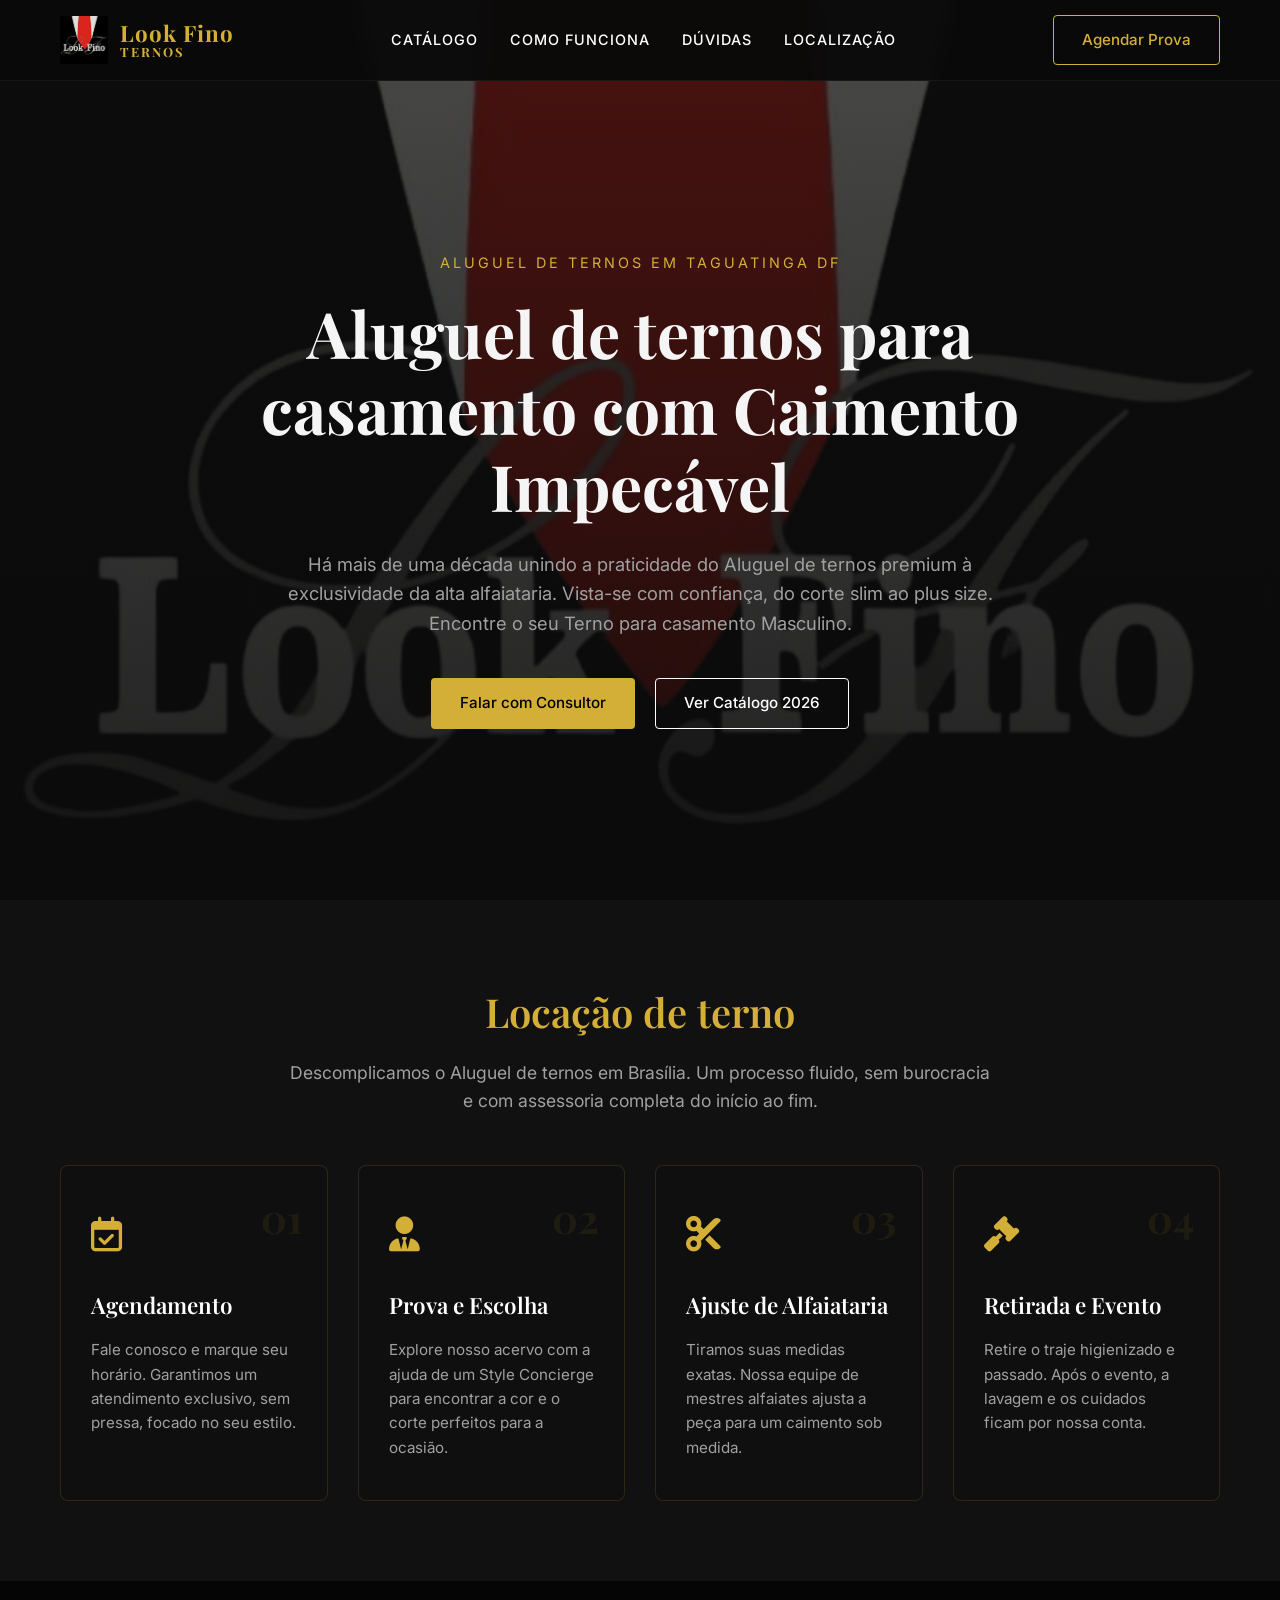
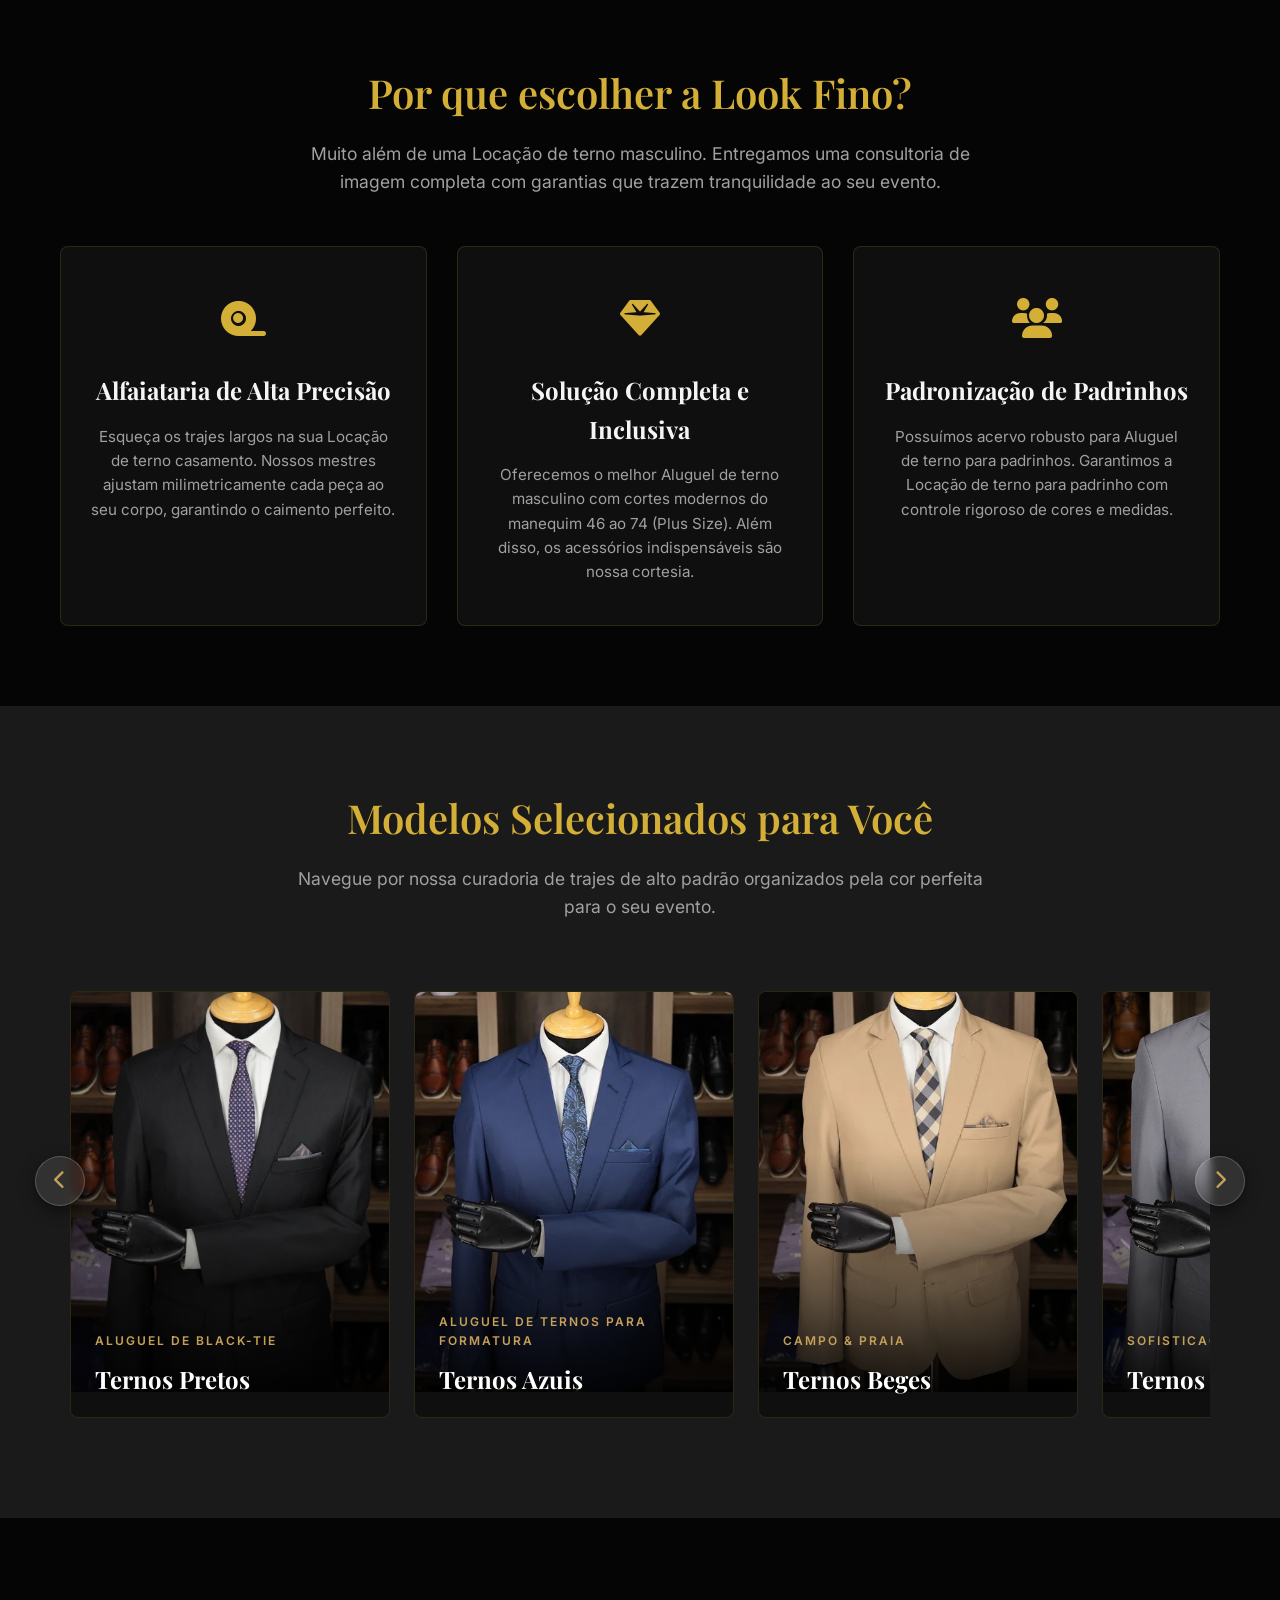
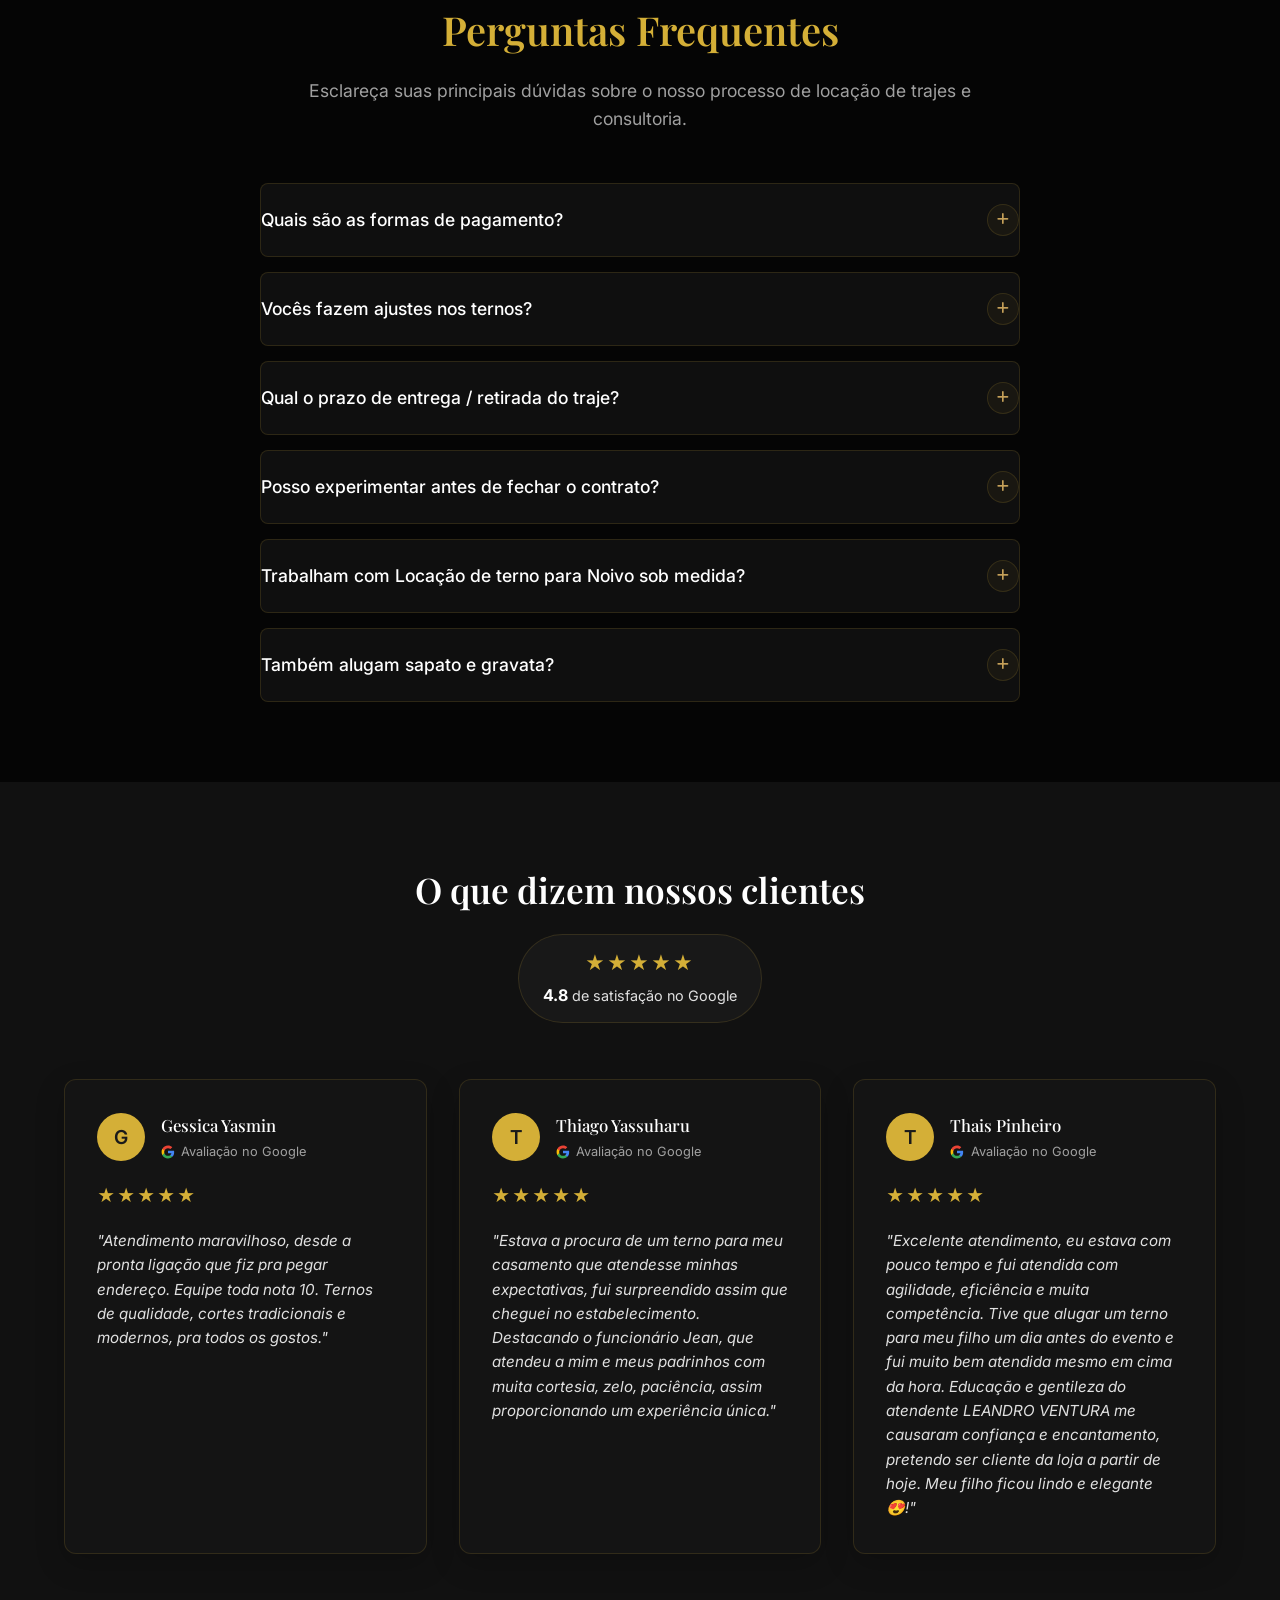
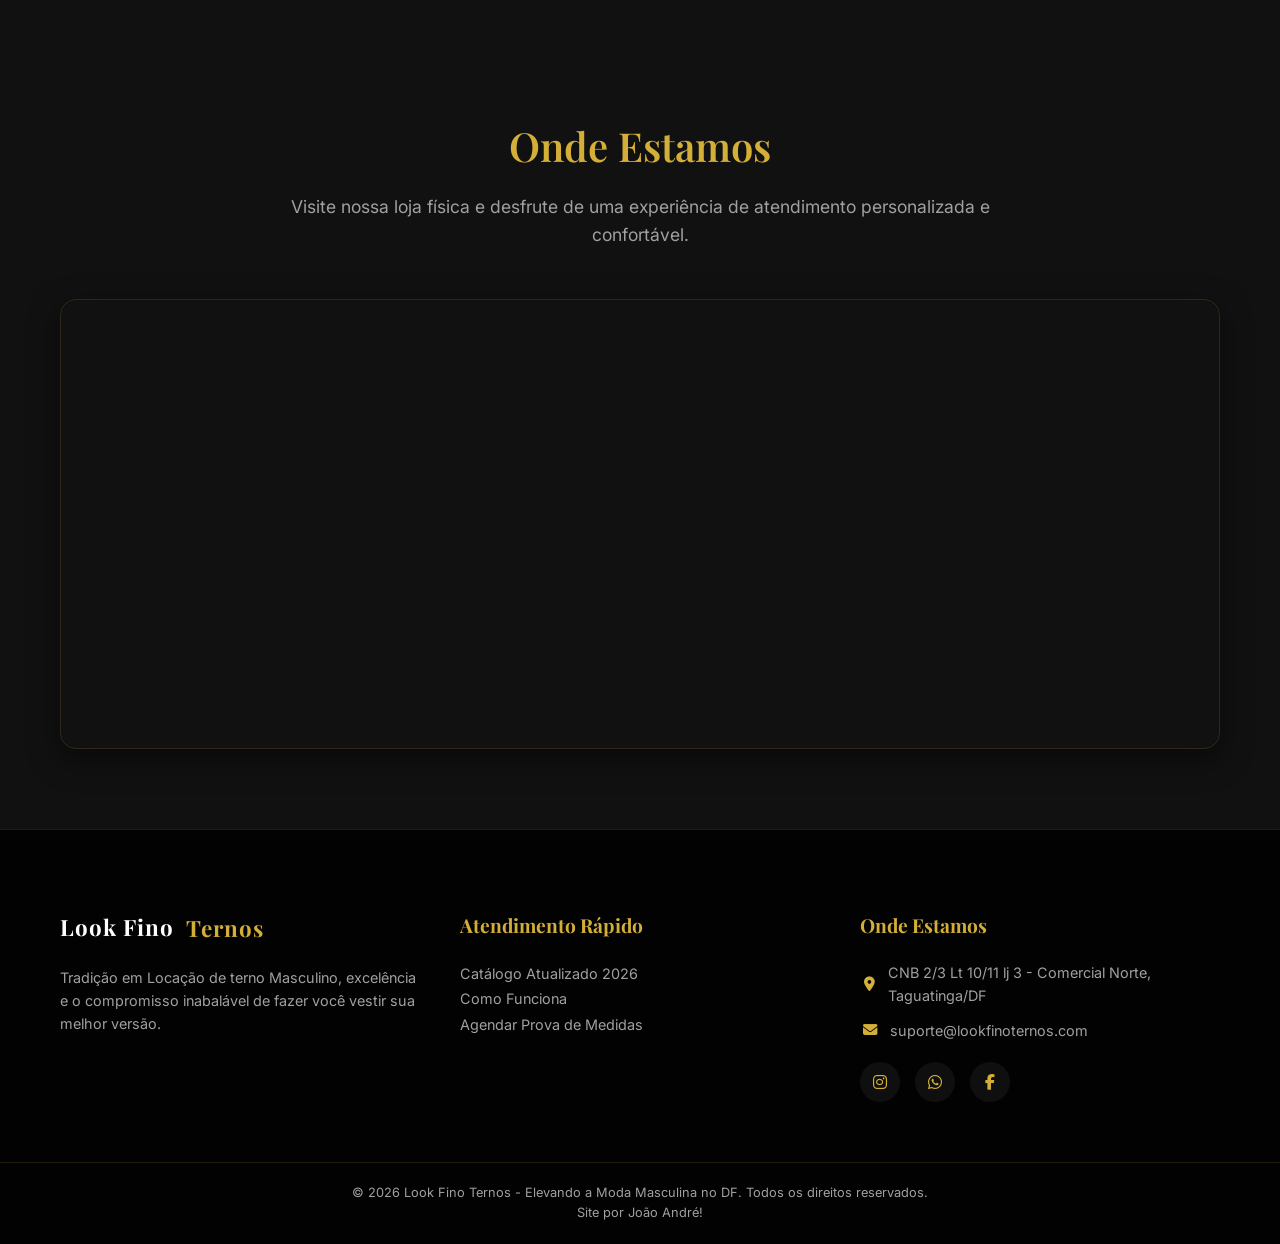
<file: index.html>
<!DOCTYPE html>
<html lang="pt-BR">
<head>
    <!-- Google Tag Manager -->
<script>(function(w,d,s,l,i){w[l]=w[l]||[];w[l].push({'gtm.start':
new Date().getTime(),event:'gtm.js'});var f=d.getElementsByTagName(s)[0],
j=d.createElement(s),dl=l!='dataLayer'?'&l='+l:'';j.async=true;j.src=
'https://www.googletagmanager.com/gtm.js?id='+i+dl;f.parentNode.insertBefore(j,f);
})(window,document,'script','dataLayer','GTM-MX8MCGX');</script>
<!-- End Google Tag Manager -->

    <meta charset="UTF-8">
    <meta name="viewport" content="width=device-width, initial-scale=1.0">
    <meta name="description" content="Aluguel de ternos premium em Taguatinga-DF. Especialistas em noivos, padrinhos e formaturas. Ajuste de alfaiataria, tamanhos Plus Size e atendimento exclusivo.">
    <title>Look Fino | Aluguel de Ternos Premium e Alfaiataria no DF</title>
    <link rel="icon" type="image/x-icon" href="img/logo.png">
    
    <!-- Google Fonts -->
    <link rel="preconnect" href="https://fonts.googleapis.com">
    <link rel="preconnect" href="https://fonts.gstatic.com" crossorigin>
    <link href="https://fonts.googleapis.com/css2?family=Inter:wght@300;400;500;600&family=Playfair+Display:ital,wght@0,400;0,600;0,700;1,400&display=swap" rel="stylesheet">
    
    <!-- Font Awesome (Ícones) -->
    <link rel="stylesheet" href="https://cdnjs.cloudflare.com/ajax/libs/font-awesome/6.4.0/css/all.min.css">
    
    <link rel="stylesheet" href="style.css">
</head>
<body>
<!-- Google Tag Manager (noscript) -->
<noscript><iframe src="https://www.googletagmanager.com/ns.html?id=GTM-MX8MCGX"
height="0" width="0" style="display:none;visibility:hidden"></iframe></noscript>
<!-- End Google Tag Manager (noscript) -->

    <!-- Cabeçalho / Navbar -->
    <header class="header">
        <div class="container header__container">
            <a href="#" class="header__logo">
                <img src="img/260 x 260 px (1).png" alt="Logo Look Fino" class="header__logo-img">
                <span>Look Fino <em>Ternos</em></span>
            </a>
            
            <div class="menu-overlay"></div>

            <button class="hamburger" aria-label="Abrir menu" aria-expanded="false">
                <span class="hamburger__line"></span>
                <span class="hamburger__line"></span>
                <span class="hamburger__line"></span>
            </button>

            <nav class="navbar">
                <a href="https://wa.me/556135626437" target="_blank" class="btn btn--outline header__btn-mobile">Agendar Prova</a>
                <ul class="navbar__list">
                    <li class="navbar__item"><a href="#catalogo-premium" class="navbar__link">Catálogo</a></li>
                    <li class="navbar__item"><a href="#como-funciona" class="navbar__link">Como Funciona</a></li>
                    <li class="navbar__item"><a href="#faq" class="navbar__link">Dúvidas</a></li>
                    <li class="navbar__item"><a href="#onde-estamos" class="navbar__link">Localização</a></li>
                </ul>
                
            </nav>

            <a href="https://wa.me/556135626437" target="_blank" class="btn btn--outline header__btn-desktop">Agendar Prova</a>
        </div>
    </header>

    <main>
        <!-- Seção Hero -->
<section class="hero">
    <img src="img/logo.png" alt="Banner principal" class="hero__bg">

    <div class="hero__overlay"></div>

    <div class="container hero__content">
        <span class="hero__subtitle">Aluguel de ternos em Taguatinga DF</span>
        <h1 class="hero__title">Aluguel de ternos para casamento com Caimento Impecável</h1>
        <p class="hero__text">
            Há mais de uma década unindo a praticidade do Aluguel de ternos premium à exclusividade da alta alfaiataria.
            Vista-se com confiança, do corte slim ao plus size. Encontre o seu Terno para casamento Masculino.
        </p>
        <div class="hero__actions">
            <a href="https://wa.me/556135626437" target="_blank" class="btn btn--primary">Falar com Consultor</a>
            <a href="#catalogo-premium" class="btn btn--secondary">Ver Catálogo 2026</a>
        </div>
    </div>
</section>

        <!-- Seção: Como Funciona (Design Premium) -->
        <section id="como-funciona" class="steps section">
            <div class="container">
                <div class="section__header">
                    <h2 class="section__title">Locação de terno</h2>
                    <p class="section__subtitle">Descomplicamos o Aluguel de ternos em Brasília. Um processo fluido, sem burocracia e com assessoria completa do início ao fim.</p>
                </div>

                <div class="grid steps__grid">
                    <!-- Etapas mantidas intactas -->
                    <div class="step__card">
                        <div class="step__card-badge">01</div>
                        <div class="step__card-icon">
                            <i class="fa-regular fa-calendar-check"></i>
                        </div>
                        <h3 class="step__card-title">Agendamento</h3>
                        <p class="step__card-text">Fale conosco e marque seu horário. Garantimos um atendimento exclusivo, sem pressa, focado no seu estilo.</p>
                    </div>
                    
                    <div class="step__card">
                        <div class="step__card-badge">02</div>
                        <div class="step__card-icon">
                            <i class="fa-solid fa-user-tie"></i>
                        </div>
                        <h3 class="step__card-title">Prova e Escolha</h3>
                        <p class="step__card-text">Explore nosso acervo com a ajuda de um Style Concierge para encontrar a cor e o corte perfeitos para a ocasião.</p>
                    </div>
                    
                    <div class="step__card">
                        <div class="step__card-badge">03</div>
                        <div class="step__card-icon">
                            <i class="fa-solid fa-scissors"></i>
                        </div>
                        <h3 class="step__card-title">Ajuste de Alfaiataria</h3>
                        <p class="step__card-text">Tiramos suas medidas exatas. Nossa equipe de mestres alfaiates ajusta a peça para um caimento sob medida.</p>
                    </div>
                    
                    <div class="step__card">
                        <div class="step__card-badge">04</div>
                        <div class="step__card-icon">
                            <i class="fa-solid fa-gavel"></i>
                        </div>
                        <h3 class="step__card-title">Retirada e Evento</h3>
                        <p class="step__card-text">Retire o traje higienizado e passado. Após o evento, a lavagem e os cuidados ficam por nossa conta.</p>
                    </div>
                </div>
            </div>
        </section>

        <!-- Seção: Diferenciais (Mantida) -->
        <section id="servicos" class="services section section--dark">
            <div class="container">
                <div class="section__header">
                    <h2 class="section__title">Por que escolher a Look Fino?</h2>
                    <p class="section__subtitle">Muito além de uma Locação de terno masculino. Entregamos uma consultoria de imagem completa com garantias que trazem tranquilidade ao seu evento.</p>
                </div>

                <div class="grid services__grid">
                    <div class="card">
                        <div class="card__icon">
                            <i class="fa-solid fa-tape"></i>
                        </div>
                        <h3 class="card__title">Alfaiataria de Alta Precisão</h3>
                        <p class="card__text">Esqueça os trajes largos na sua Locação de terno casamento. Nossos mestres ajustam milimetricamente cada peça ao seu corpo, garantindo o caimento perfeito.</p>
                    </div>

                    <div class="card">
                        <div class="card__icon">
                            <i class="fa-solid fa-gem"></i>
                        </div>
                        <h3 class="card__title">Solução Completa e Inclusiva</h3>
                        <p class="card__text">Oferecemos o melhor Aluguel de terno masculino com cortes modernos do manequim 46 ao 74 (Plus Size). Além disso, os acessórios indispensáveis são nossa cortesia.</p>
                    </div>

                    <div class="card">
                        <div class="card__icon">
                            <i class="fa-solid fa-users"></i>
                        </div>
                        <h3 class="card__title">Padronização de Padrinhos</h3>
                        <p class="card__text">Possuímos acervo robusto para Aluguel de terno para padrinhos. Garantimos a Locação de terno para padrinho com controle rigoroso de cores e medidas.</p>
                    </div>
                </div>
            </div>
        </section>

        <!-- Seção de Catálogo Premium (Slider de Cores - Mantido) -->
        <section id="catalogo-premium" class="slider-section section">
            <div class="container relative">
                <div class="section__header">
                    <h2 class="section__title">Modelos Selecionados para Você</h2>
                    <p class="section__subtitle">Navegue por nossa curadoria de trajes de alto padrão organizados pela cor perfeita para o seu evento.</p>
                </div>

                <div class="slider-wrapper">
                    <button class="slider-arrow slider-arrow--prev" aria-label="Anterior">
                        <i class="fa-solid fa-chevron-left"></i>
                    </button>

                    <div class="slider-track" id="catalog-track">
                        <a href="preto.html" class="slider-card">
                            <div class="slider-card__img-box">
                                <img src="img/preto.jpeg" alt="Ternos Pretos" class="slider-card__img">
                                <div class="slider-card__overlay"></div>
                            </div>
                            <div class="slider-card__info">
                                <span class="slider-card__category">Aluguel de Black-tie</span>
                                <h3 class="slider-card__title">Ternos Pretos</h3>
                            </div>
                        </a>

                        <a href="azul.html" class="slider-card">
                            <div class="slider-card__img-box">
                                <img src="img/azul.jpeg" alt="Ternos Azuis" class="slider-card__img">
                                <div class="slider-card__overlay"></div>
                            </div>
                            <div class="slider-card__info">
                                <span class="slider-card__category">Aluguel de ternos para formatura</span>
                                <h3 class="slider-card__title">Ternos Azuis</h3>
                            </div>
                        </a>

                        <a href="bege.html" class="slider-card">
                            <div class="slider-card__img-box">
                                <img src="img/bege.jpeg" alt="Ternos Beges" class="slider-card__img">
                                <div class="slider-card__overlay"></div>
                            </div>
                            <div class="slider-card__info">
                                <span class="slider-card__category">CAMPO & PRAIA</span>
                                <h3 class="slider-card__title">Ternos Beges</h3>
                            </div>
                        </a>

                        <a href="cinza.html" class="slider-card">
                            <div class="slider-card__img-box">
                                <img src="img/cinza.jpeg" alt="Ternos Cinzas" class="slider-card__img">
                                <div class="slider-card__overlay"></div>
                            </div>
                            <div class="slider-card__info">
                                <span class="slider-card__category">SOFISTICAÇÃO URBANA</span>
                                <h3 class="slider-card__title">Ternos Cinzas</h3>
                            </div>
                        </a>

                        <a href="verde.html" class="slider-card">
                            <div class="slider-card__img-box">
                                <img src="img/verde.jpeg" alt="Ternos Verdes" class="slider-card__img">
                                <div class="slider-card__overlay"></div>
                            </div>
                            <div class="slider-card__info">
                                <span class="slider-card__category">TENDÊNCIA 2026</span>
                                <h3 class="slider-card__title">Ternos Verdes</h3>
                            </div>
                        </a>

                        <a href="vermelho.html" class="slider-card">
                            <div class="slider-card__img-box">
                                <img src="img/slim vinho.jpeg" alt="Ternos Vermelhos" class="slider-card__img">
                                <div class="slider-card__overlay"></div>
                            </div>
                            <div class="slider-card__info">
                                <span class="slider-card__category">Luxo Moderno</span>
                                <h3 class="slider-card__title">Ternos Vermelhos</h3>
                            </div>
                        </a>

                        <a href="outras_cores.html" class="slider-card">
                            <div class="slider-card__img-box">
                                <img src="img/terracota.jpeg" alt="Ternos Variados" class="slider-card__img">
                                <div class="slider-card__overlay"></div>
                            </div>
                            <div class="slider-card__info">
                                <span class="slider-card__category">GALA & OUSADIA</span>
                                <h3 class="slider-card__title">Outras Cores</h3>
                            </div>
                        </a>

                        <a href="smoking.html" class="slider-card">
                            <div class="slider-card__img-box">
                                <img src="img/a smoking scamado chumbo2.jpg" alt="Smokings" class="slider-card__img">
                                <div class="slider-card__overlay"></div>
                            </div>
                            <div class="slider-card__info">
                                <span class="slider-card__category">Aluguel de Smoking</span>
                                <h3 class="slider-card__title">Smokings</h3>
                            </div>
                        </a>

                        <a href="plus_size.html" class="slider-card">
                            <div class="slider-card__img-box">
                                <img src="img/azul smo.jpeg" alt="Ternos Plus Size" class="slider-card__img">
                                <div class="slider-card__overlay"></div>
                            </div>
                            <div class="slider-card__info">
                                <span class="slider-card__category">Presença & Impacto</span>
                                <h3 class="slider-card__title">Plus Size</h3>
                            </div>
                        </a>

                        <a href="infantil.html" class="slider-card">
                            <div class="slider-card__img-box">
                                <img src="img/IMG-20180731-WA0061.jpg" alt="Ternos Infantis" class="slider-card__img">
                                <div class="slider-card__overlay"></div>
                            </div>
                            <div class="slider-card__info">
                                <span class="slider-card__category">Moda Refinada</span>
                                <h3 class="slider-card__title">Ternos Infantis</h3>
                            </div>
                        </a>

                        <a href="vendas.html" class="slider-card">
                            <div class="slider-card__img-box">
                                <img src="img/preto mil reais.jpg" alt="Ternos de Venda" class="slider-card__img">
                                <div class="slider-card__overlay"></div>
                            </div>
                            <div class="slider-card__info">
                                <span class="slider-card__category">Estilo Refinado</span>
                                <h3 class="slider-card__title">Ternos de Venda</h3>
                            </div>
                        </a>

                        <a href="sapatos.html" class="slider-card">
                            <div class="slider-card__img-box">
                                <img src="img/LF marrom.jpeg" alt="Sapatos" class="slider-card__img">
                                <div class="slider-card__overlay"></div>
                            </div>
                            <div class="slider-card__info">
                                <span class="slider-card__category">Estilo Autêntico</span>
                                <h3 class="slider-card__title">Sapatos</h3>
                            </div>
                        </a>
                    </div>

                    <button class="slider-arrow slider-arrow--next" aria-label="Próximo">
                        <i class="fa-solid fa-chevron-right"></i>
                    </button>
                    
                </div>
                <!-- [NOVO CÓDIGO INSERIDO] - Indicadores (Bolinhas) -->
                    <div class="slider-dots" id="catalog-dots"></div>
            </div>
        </section>

        <!-- SEÇÃO FAQ (Perguntas Frequentes) -->
        <section id="faq" class="faq section section--dark">
            <div class="container container--narrow">
                <div class="section__header">
                    <h2 class="section__title">Perguntas Frequentes</h2>
                    <p class="section__subtitle">Esclareça suas principais dúvidas sobre o nosso processo de locação de trajes e consultoria.</p>
                </div>

                <div class="faq__list">
                    <!-- Item 1 -->
                    <div class="faq__item">
                        <button class="faq__trigger" data-faq-trigger>
                            <span class="faq__question">Quais são as formas de pagamento?</span>
                            <span class="faq__icon-box"><i class="fa-solid fa-plus"></i></span>
                        </button>
                        <div class="faq__content">
                            <div class="faq__text">
                                <p>Oferecemos condições flexíveis para o seu planejamento. Aceitamos cartões de crédito (com parcelamento em até 6x sem juros), pagamentos via PIX com desconto exclusivo e dinheiro.</p>
                            </div>
                        </div>
                    </div>

                    <!-- Item 2 -->
                    <div class="faq__item">
                        <button class="faq__trigger" data-faq-trigger>
                            <span class="faq__question">Vocês fazem ajustes nos ternos?</span>
                            <span class="faq__icon-box"><i class="fa-solid fa-plus"></i></span>
                        </button>
                        <div class="faq__content">
                            <div class="faq__text">
                                <p>Com certeza. Nossos mestres de alfaiataria realizam ajustes milimétricos (manga, barra, cintura, ombro e ajuste de colete) para garantir que o terno alugado tenha o caimento exato de uma peça feita sob medida para o seu corpo.</p>
                            </div>
                        </div>
                    </div>

                    <!-- Item 3 -->
                    <div class="faq__item">
                        <button class="faq__trigger" data-faq-trigger>
                            <span class="faq__question">Qual o prazo de entrega / retirada do traje?</span>
                            <span class="faq__icon-box"><i class="fa-solid fa-plus"></i></span>
                        </button>
                        <div class="faq__content">
                            <div class="faq__text">
                                <p>Geralmente, a retirada do traje totalmente ajustado, higienizado e passado acontece de 2 a 3 dias antes do seu evento. A devolução é feita no primeiro dia útil subsequente à data da sua celebração.</p>
                            </div>
                        </div>
                    </div>

                    <!-- Item 4 -->
                    <div class="faq__item">
                        <button class="faq__trigger" data-faq-trigger>
                            <span class="faq__question">Posso experimentar antes de fechar o contrato?</span>
                            <span class="faq__icon-box"><i class="fa-solid fa-plus"></i></span>
                        </button>
                        <div class="faq__content">
                            <div class="faq__text">
                                <p>Sim, e nós recomendamos fortemente! Seja para um Aluguel de terno para convidados ou noivos, um Style Concierge guiará você por modelos, cores e tecidos diferentes, permitindo que vista as opções antes de qualquer decisão.</p>
                            </div>
                        </div>
                    </div>

                    <!-- Item 5 -->
                    <div class="faq__item">
                        <button class="faq__trigger" data-faq-trigger>
                            <span class="faq__question">Trabalham com Locação de terno para Noivo sob medida?</span>
                            <span class="faq__icon-box"><i class="fa-solid fa-plus"></i></span>
                        </button>
                        <div class="faq__content">
                            <div class="faq__text">
                                <p>Sim. Dispomos do serviço de Aluguel de terno para Noivo sob medida, onde desenhamos e costuramos o traje do zero baseado nas suas especificações exatas. Após o uso, o terno retorna ao nosso acervo.</p>
                            </div>
                        </div>
                    </div>

                    <!-- Item 6 -->
                     <div class="faq__item">
                        <button class="faq__trigger" data-faq-trigger>
                            <span class="faq__question">Também alugam sapato e gravata?</span>
                            <span class="faq__icon-box"><i class="fa-solid fa-plus"></i></span>
                        </button>
                        <div class="faq__content">
                            <div class="faq__text">
                                <p>Alugamos sim! Temos sapatos e gravatas disponíveis para complementar o seu terno.</p>
                            </div>
                        </div>
                    </div>
                </div>
            </div>
        </section>

    <!-- ==========================================
     SEÇÃO DE AVALIAÇÕES (SOCIAL PROOF)
     ========================================== -->
<section class="premium-reviews" id="avaliacoes-clientes">
    <div class="premium-reviews__container">
        
        <!-- Cabeçalho da Seção -->
        <div class="premium-reviews__header">
            <h2 class="premium-reviews__title">O que dizem nossos clientes</h2>
            <div class="premium-reviews__badge">
                <span class="premium-reviews__stars-global">★★★★★</span>
                <span class="premium-reviews__score"><strong>4.8</strong> de satisfação no Google</span>
            </div>
        </div>

        <!-- Grid de Cards (Carrossel no Mobile) -->
        <div class="premium-reviews__grid">
            
            <!-- INÍCIO DO CARD DE AVALIAÇÃO 01 -->
            <!-- Para adicionar mais avaliações, basta copiar de <article> até </article> e colar logo abaixo -->
            <article class="premium-reviews__card">
                <div class="premium-reviews__card-header">
                    <!-- Avatar: Troque a letra pela inicial do cliente -->
                    <div class="premium-reviews__avatar">G</div>
                    <div class="premium-reviews__meta">
                        <!-- Nome do Cliente -->
                        <h3 class="premium-reviews__name">Gessica Yasmin</h3>
                        <!-- Origem -->
                        <span class="premium-reviews__source">
                            <svg class="premium-reviews__icon-google" viewBox="0 0 24 24" width="14" height="14" xmlns="http://www.w3.org/2000/svg"><path fill="#4285F4" d="M22.56 12.25c0-.78-.07-1.53-.2-2.25H12v4.26h5.92c-.26 1.37-1.04 2.53-2.21 3.31v2.77h3.57c2.08-1.92 3.28-4.74 3.28-8.09z"/><path fill="#34A853" d="M12 23c2.97 0 5.46-.98 7.28-2.66l-3.57-2.77c-.98.66-2.23 1.06-3.71 1.06-2.86 0-5.29-1.93-6.16-4.53H2.18v2.84C3.99 20.53 7.7 23 12 23z"/><path fill="#FBBC05" d="M5.84 14.09c-.22-.66-.35-1.36-.35-2.09s.13-1.43.35-2.09V7.07H2.18C1.43 8.55 1 10.22 1 12s.43 3.45 1.18 4.93l2.85-2.22.81-.62z"/><path fill="#EA4335" d="M12 5.38c1.62 0 3.06.56 4.21 1.64l3.15-3.15C17.45 2.09 14.97 1 12 1 7.7 1 3.99 3.47 2.18 7.07l3.66 2.84c.87-2.6 3.3-4.53 6.16-4.53z"/></svg>
                            Avaliação no Google
                        </span>
                    </div>
                </div>
                <div class="premium-reviews__stars">★★★★★</div>
                <!-- Texto da Avaliação -->
                <p class="premium-reviews__text">"Atendimento maravilhoso, desde a pronta ligação que fiz pra pegar endereço. Equipe toda nota 10. Ternos de qualidade, cortes tradicionais e modernos, pra todos os gostos."</p>
            </article>
            <!-- FIM DO CARD 01 -->

            <!-- INÍCIO DO CARD DE AVALIAÇÃO 02 -->
            <article class="premium-reviews__card">
                <div class="premium-reviews__card-header">
                    <div class="premium-reviews__avatar">T</div>
                    <div class="premium-reviews__meta">
                        <h3 class="premium-reviews__name">Thiago Yassuharu</h3>
                        <span class="premium-reviews__source">
                            <svg class="premium-reviews__icon-google" viewBox="0 0 24 24" width="14" height="14" xmlns="http://www.w3.org/2000/svg"><path fill="#4285F4" d="M22.56 12.25c0-.78-.07-1.53-.2-2.25H12v4.26h5.92c-.26 1.37-1.04 2.53-2.21 3.31v2.77h3.57c2.08-1.92 3.28-4.74 3.28-8.09z"/><path fill="#34A853" d="M12 23c2.97 0 5.46-.98 7.28-2.66l-3.57-2.77c-.98.66-2.23 1.06-3.71 1.06-2.86 0-5.29-1.93-6.16-4.53H2.18v2.84C3.99 20.53 7.7 23 12 23z"/><path fill="#FBBC05" d="M5.84 14.09c-.22-.66-.35-1.36-.35-2.09s.13-1.43.35-2.09V7.07H2.18C1.43 8.55 1 10.22 1 12s.43 3.45 1.18 4.93l2.85-2.22.81-.62z"/><path fill="#EA4335" d="M12 5.38c1.62 0 3.06.56 4.21 1.64l3.15-3.15C17.45 2.09 14.97 1 12 1 7.7 1 3.99 3.47 2.18 7.07l3.66 2.84c.87-2.6 3.3-4.53 6.16-4.53z"/></svg>
                            Avaliação no Google
                        </span>
                    </div>
                </div>
                <div class="premium-reviews__stars">★★★★★</div>
                <p class="premium-reviews__text">"Estava a procura de um terno para meu casamento que atendesse minhas expectativas, fui surpreendido assim que cheguei no estabelecimento. Destacando o funcionário Jean, que atendeu a mim e meus padrinhos com muita cortesia, zelo, paciência, assim proporcionando um experiência única."</p>
            </article>
            <!-- FIM DO CARD 02 -->

            <!-- INÍCIO DO CARD DE AVALIAÇÃO 03 -->
            <article class="premium-reviews__card">
                <div class="premium-reviews__card-header">
                    <div class="premium-reviews__avatar">T</div>
                    <div class="premium-reviews__meta">
                        <h3 class="premium-reviews__name">Thais Pinheiro</h3>
                        <span class="premium-reviews__source">
                            <svg class="premium-reviews__icon-google" viewBox="0 0 24 24" width="14" height="14" xmlns="http://www.w3.org/2000/svg"><path fill="#4285F4" d="M22.56 12.25c0-.78-.07-1.53-.2-2.25H12v4.26h5.92c-.26 1.37-1.04 2.53-2.21 3.31v2.77h3.57c2.08-1.92 3.28-4.74 3.28-8.09z"/><path fill="#34A853" d="M12 23c2.97 0 5.46-.98 7.28-2.66l-3.57-2.77c-.98.66-2.23 1.06-3.71 1.06-2.86 0-5.29-1.93-6.16-4.53H2.18v2.84C3.99 20.53 7.7 23 12 23z"/><path fill="#FBBC05" d="M5.84 14.09c-.22-.66-.35-1.36-.35-2.09s.13-1.43.35-2.09V7.07H2.18C1.43 8.55 1 10.22 1 12s.43 3.45 1.18 4.93l2.85-2.22.81-.62z"/><path fill="#EA4335" d="M12 5.38c1.62 0 3.06.56 4.21 1.64l3.15-3.15C17.45 2.09 14.97 1 12 1 7.7 1 3.99 3.47 2.18 7.07l3.66 2.84c.87-2.6 3.3-4.53 6.16-4.53z"/></svg>
                            Avaliação no Google
                        </span>
                    </div>
                </div>
                <div class="premium-reviews__stars">★★★★★</div>
                <p class="premium-reviews__text">"Excelente atendimento, eu estava com pouco tempo e fui atendida com agilidade, eficiência e muita competência. Tive que alugar um terno para meu filho um dia antes do evento e fui muito bem atendida mesmo em cima da hora. Educação e gentileza do atendente LEANDRO VENTURA me causaram confiança e encantamento, pretendo ser cliente da loja a partir de hoje. Meu filho ficou lindo e elegante 😍!"</p>
            </article>
            <!-- FIM DO CARD 03 -->

        </div>
    </div>
</section>

        <!-- SEÇÃO: MAPA & LOCALIZAÇÃO -->
        <section id="onde-estamos" class="location-map section">
            <div class="container">
                <div class="section__header">
                    <h2 class="section__title">Onde Estamos</h2>
                    <p class="section__subtitle">Visite nossa loja física e desfrute de uma experiência de atendimento personalizada e confortável.</p>
                </div>

                <div class="location-map__wrapper">
                    <iframe src="https://www.google.com/maps/embed?pb=!1m18!1m12!1m3!1d912.1452595833108!2d-48.05962789019872!3d-15.829919300814868!2m3!1f0!2f0!3f0!3m2!1i1024!2i768!4f13.1!3m3!1m2!1s0x935a32e7c6ca0e6d%3A0x54f90fbb7f3e39d8!2sLook%20Fino%20%7C%20Aluguel%20de%20Ternos!5e1!3m2!1spt-BR!2sbr!4v1779396449568!5m2!1spt-BR!2sbr" 
                            class="location-map__iframe"
                            allowfullscreen="" 
                            loading="lazy" 
                            referrerpolicy="no-referrer-when-downgrade"
                            title="Localização Real Look Fino Ternos">
                    </iframe>
                </div>
            </div>
        </section>
    </main>

    <!-- Rodapé -->
    <footer class="footer">
        <div class="container footer__container">
            <div class="footer__brand">
                <a href="#" class="header__logo">Look Fino <span>Ternos</span></a>
                <p class="footer__text">Tradição em Locação de terno Masculino, excelência e o compromisso inabalável de fazer você vestir sua melhor versão.</p>
            </div>
            
            <div class="footer__links">
                <h4 class="footer__title">Atendimento Rápido</h4>
                <ul>
                    <li><a href="#catalogo-premium">Catálogo Atualizado 2026</a></li>
                    <li><a href="#como-funciona">Como Funciona</a></li>
                    <li><a href="https://wa.me/556135626437" target="_blank">Agendar Prova de Medidas</a></li>
                </ul>
            </div>

            <div class="footer__contact">
                <h4 class="footer__title">Onde Estamos</h4>
                <p><i class="fa-solid fa-location-dot"></i> CNB 2/3 Lt 10/11 lj 3 - Comercial Norte, Taguatinga/DF</p>
                <p><i class="fa-solid fa-envelope"></i> suporte@lookfinoternos.com</p>
                
                <div class="footer__socials">
                    <a href="https://www.instagram.com/lookfinoternosoficial/" target="_blank" aria-label="Nosso Instagram"><i class="fa-brands fa-instagram"></i></a>
                    <a href="https://wa.me/556135626437" target="_blank" aria-label="Fale pelo WhatsApp"><i class="fa-brands fa-whatsapp"></i></a>
                    <a href="https://www.facebook.com/lookfinoternosoficial/" target="_blank" aria-label="Acompanhe no Facebook"><i class="fa-brands fa-facebook-f"></i></a>
                </div>
            </div>
        </div>
        <div class="footer__bottom">
            <p>&copy; 2026 Look Fino Ternos - Elevando a Moda Masculina no DF. Todos os direitos reservados.</p>
            <p><a href="https://www.linkedin.com/in/jo%C3%A3o-cardoso-b63293276/" target="_blank">Site por João André!</a></p>
        </div>
    </footer>

    <!-- Scripts Integrados -->
    <script src="script.js"></script>
</body>
</html>
</file>
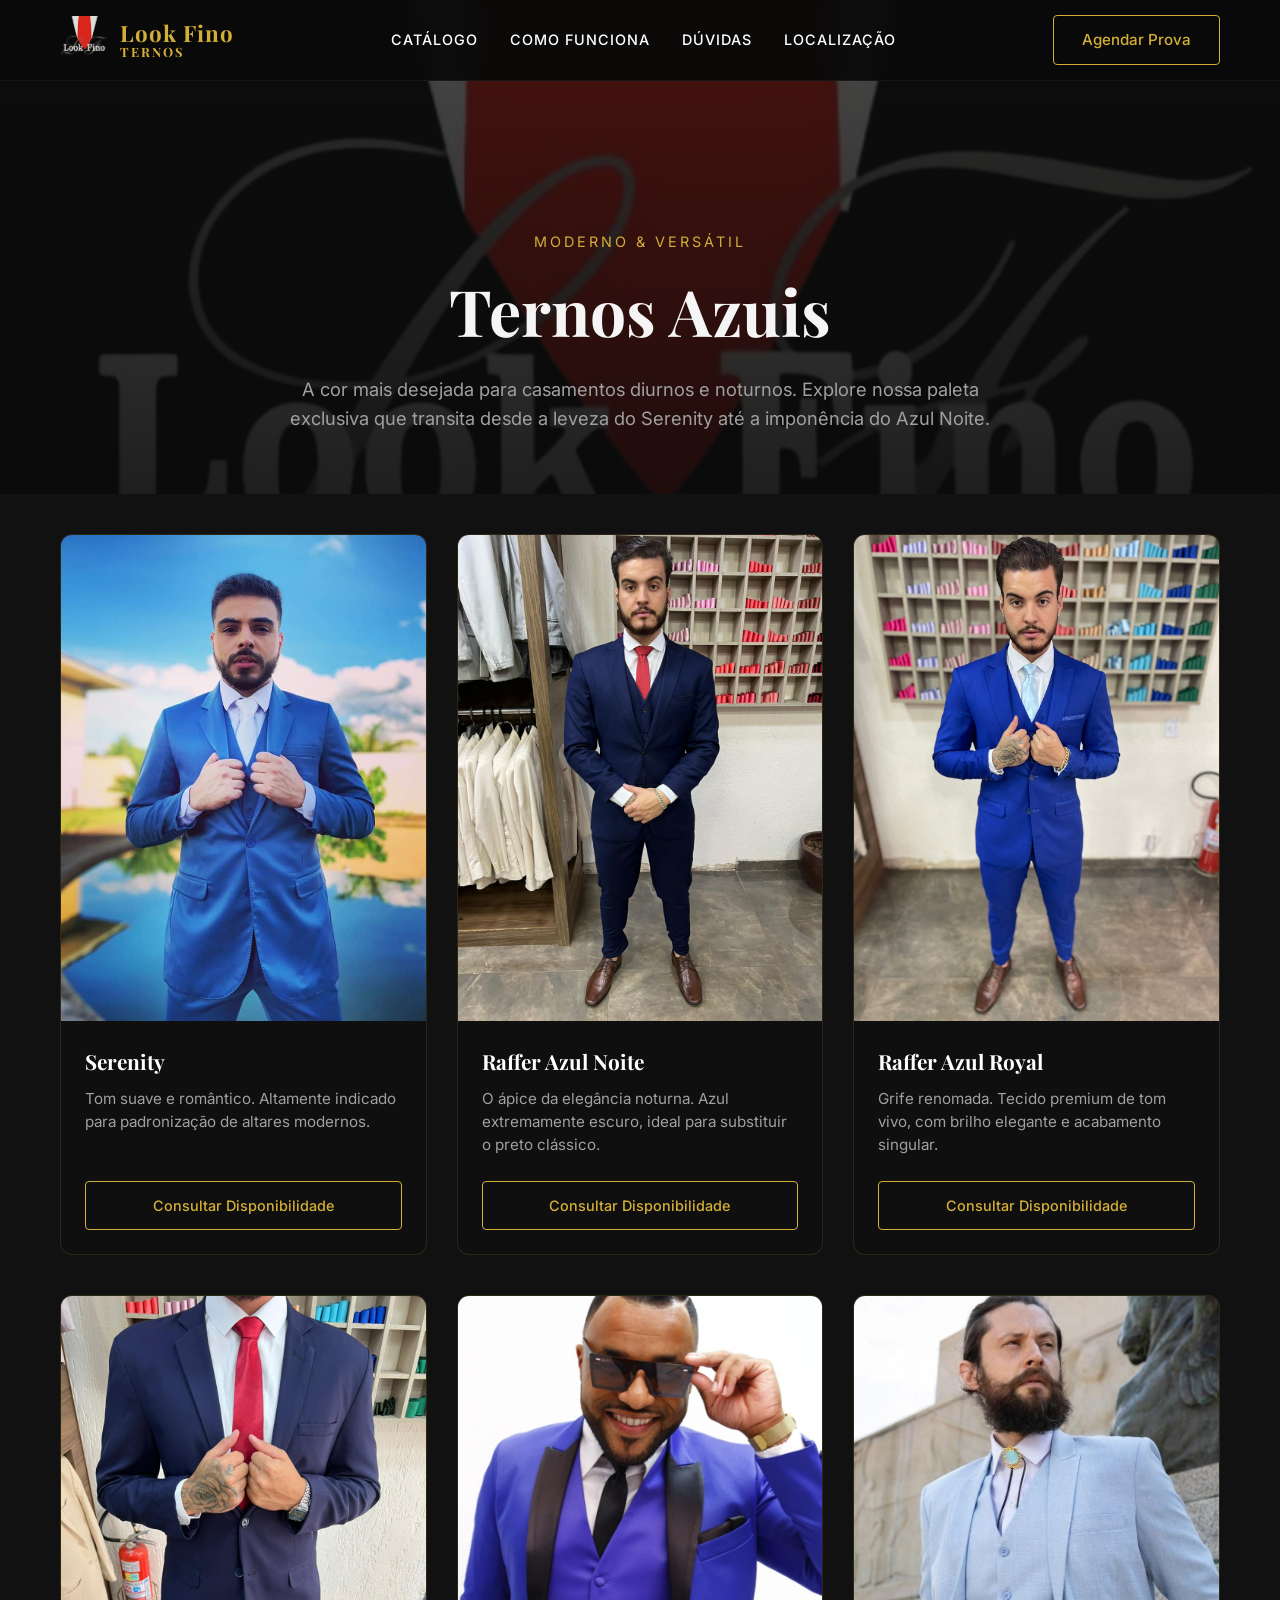
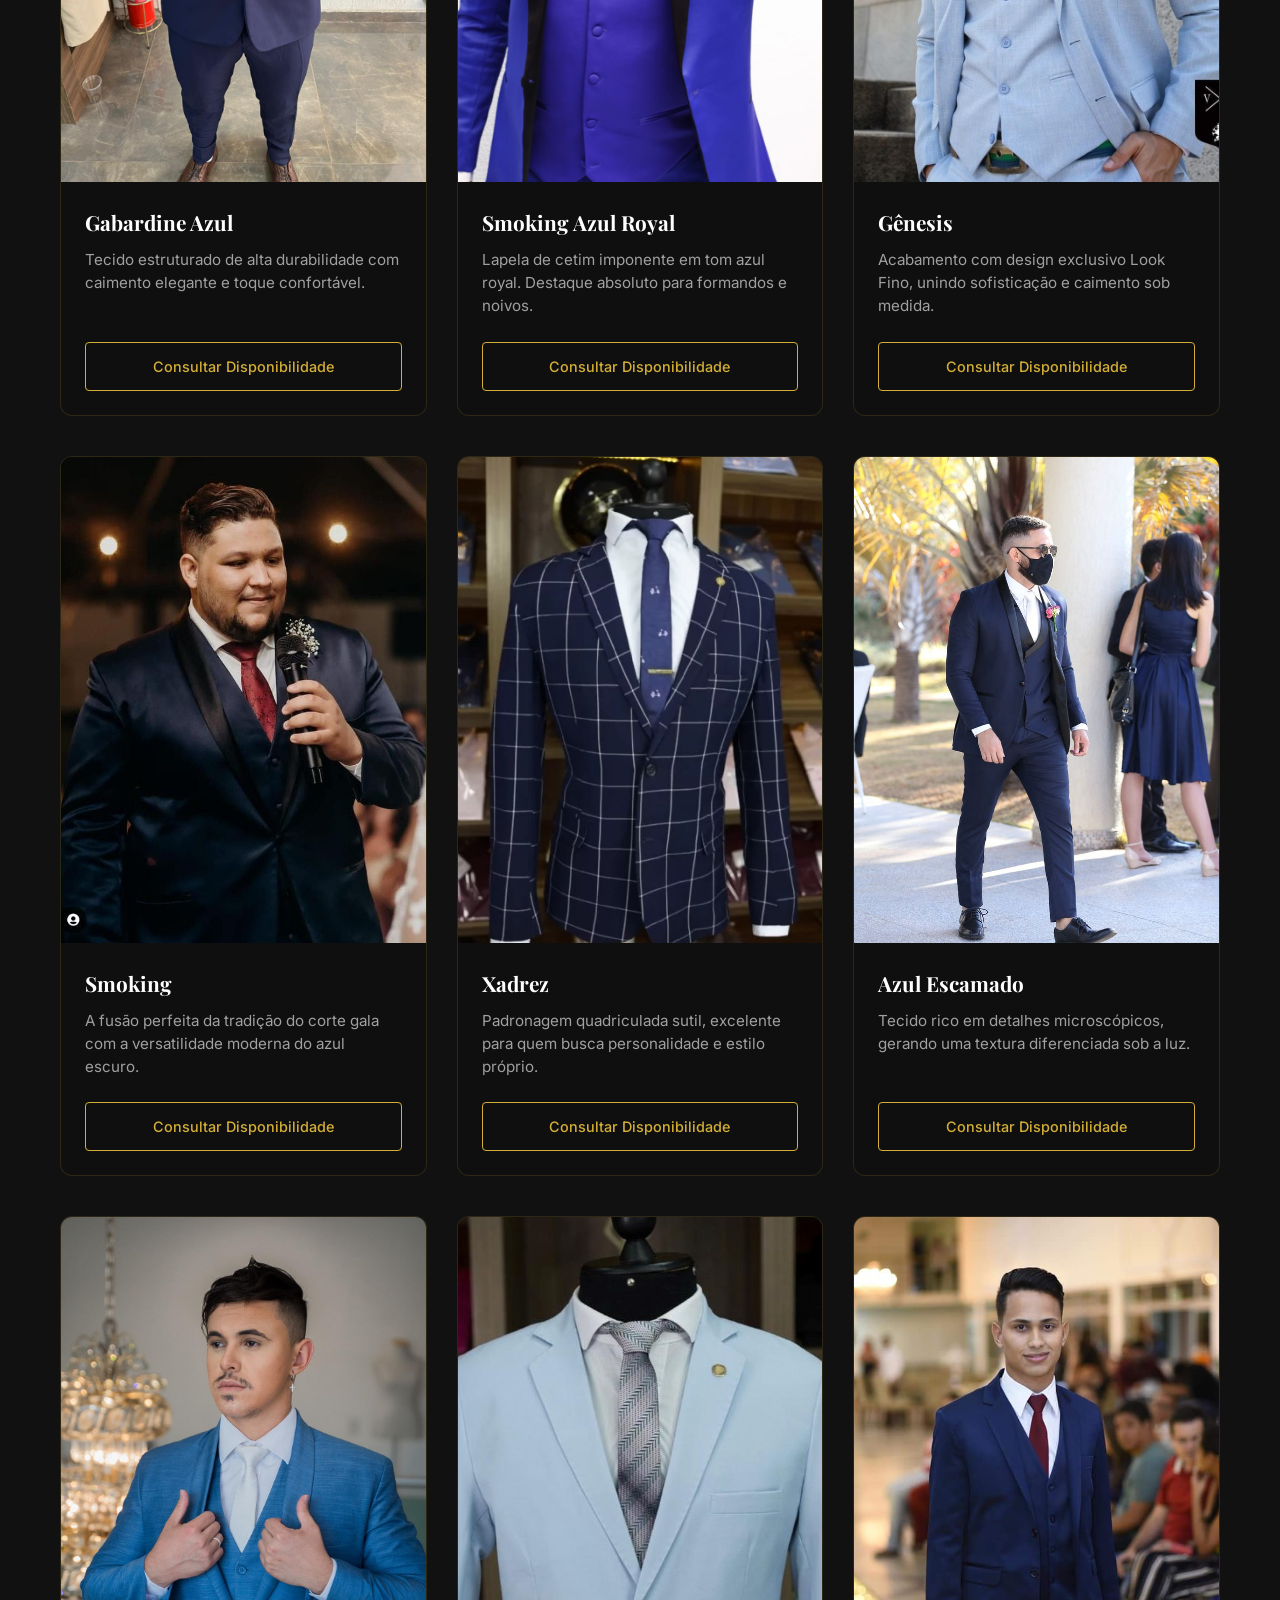
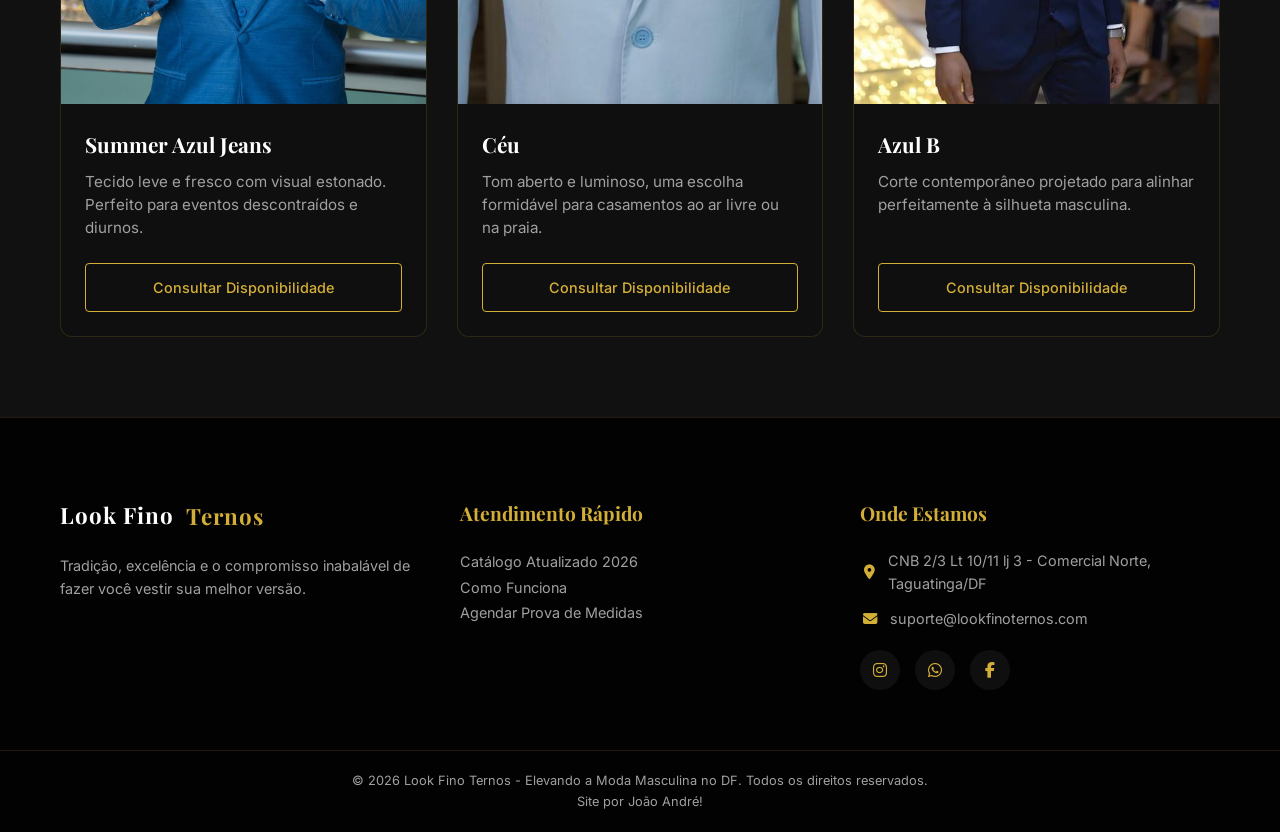
<file: azul.html>
<!DOCTYPE html>
<html lang="pt-BR">
<head>
    <meta charset="UTF-8">
    <meta name="viewport" content="width=device-width, initial-scale=1.0">
    <meta name="description" content="Catálogo de Ternos Azuis Premium - Look Fino. Do Serenity ao Azul Noite, encontre o traje ideal para noivos, padrinhos e formandos em Taguatinga-DF.">
    <title>Ternos Azuis | Look Fino Alfaiataria</title>
    
    <link rel="icon" type="image/x-icon" href="img/logo.png">
    
    <!-- Google Fonts -->
    <link rel="preconnect" href="https://fonts.googleapis.com">
    <link rel="preconnect" href="https://fonts.gstatic.com" crossorigin>
    <link href="https://fonts.googleapis.com/css2?family=Inter:wght@300;400;500;600&family=Playfair+Display:ital,wght@0,400;0,600;0,700;1,400&display=swap" rel="stylesheet">
    
    <!-- Font Awesome -->
    <link rel="stylesheet" href="https://cdnjs.cloudflare.com/ajax/libs/font-awesome/6.4.0/css/all.min.css">
    
    <!-- CSS Principal -->
    <link rel="stylesheet" href="style.css">
</head>
<body>

    <!-- Cabeçalho / Navbar -->
    <header class="header">
        <div class="container header__container">
            <a href="index.html" class="header__logo">
                <img src="img/logo.png" alt="Logo Look Fino" class="header__logo-img">
                <span>Look Fino <em>Ternos</em></span>
            </a>
            
            <div class="menu-overlay"></div>

            <button class="hamburger" aria-label="Abrir menu" aria-expanded="false">
                <span class="hamburger__line"></span>
                <span class="hamburger__line"></span>
                <span class="hamburger__line"></span>
            </button>

            <nav class="navbar">
                <a href="https://wa.me/556135626437" target="_blank" class="btn btn--outline header__btn-mobile">Agendar Prova</a>
                <ul class="navbar__list">
                    <li class="navbar__item"><a href="index.html#catalogo-premium" class="navbar__link">Catálogo</a></li>
                    <li class="navbar__item"><a href="index.html#como-funciona" class="navbar__link">Como Funciona</a></li>
                    <li class="navbar__item"><a href="index.html#faq" class="navbar__link">Dúvidas</a></li>
                    <li class="navbar__item"><a href="index.html#onde-estamos" class="navbar__link">Localização</a></li>
                </ul>
                
            </nav>

            <a href="https://wa.me/556135626437" target="_blank" class="btn btn--outline header__btn-desktop">Agendar Prova</a>
        </div>
    </header>

    <main>
        <!-- Seção Hero Interna -->
        <section class="hero hero--internal">
    <img src="img/logo.png" alt="Ternos Azuis" class="hero__bg">

    <div class="hero__overlay"></div>

    <div class="container hero__content hero__content--center">
        <span class="hero__subtitle">Moderno & Versátil</span>
        <h1 class="hero__title">Ternos Azuis</h1>
        <p class="hero__text hero__text--center">
            A cor mais desejada para casamentos diurnos e noturnos. Explore nossa paleta exclusiva que transita desde a leveza do Serenity até a imponência do Azul Noite.
        </p>
    </div>
</section>

        <!-- Grade de Catálogo (13 Cards) -->
        <section class="section catalog-page">
            <div class="container">
                <div class="catalog-grid">
                    
                    <!-- Card 01 -->
                     <div class="model-card">
                        <div class="model-card__img-box">
                            <img src="img/Azul serenity.jpg" alt="Azul Serenity" class="model-card__img">
                        </div>
                        <div class="model-card__info">
                            <h3 class="model-card__title">Serenity</h3>
                            <p class="model-card__desc">Tom suave e romântico. Altamente indicado para padronização de altares modernos.</p>
                            <a href="https://wa.me/556135626437?text=Olá!%20Gostaria%20de%20saber%20mais%20sobre%20o%20terno%20Azul%20Serenity." target="_blank" class="btn btn--outline btn--full">Consultar Disponibilidade</a>
                        </div>
                    </div>
                    

                    <!-- Card 02 -->
                    <div class="model-card">
                        <div class="model-card__img-box">
                            <img src="img/Terno Raffer Azul Noite4.jpeg" alt="Raffer Azul Noite" class="model-card__img">
                        </div>
                        <div class="model-card__info">
                            <h3 class="model-card__title">Raffer Azul Noite</h3>
                            <p class="model-card__desc">O ápice da elegância noturna. Azul extremamente escuro, ideal para substituir o preto clássico.</p>
                            <a href="https://wa.me/556135626437?text=Olá!%20Gostaria%20de%20saber%20mais%20sobre%20o%20terno%20Raffer%20Azul%20Noite." target="_blank" class="btn btn--outline btn--full">Consultar Disponibilidade</a>
                        </div>
                    </div>

                    <!-- Card 03 -->
                    <div class="model-card">
                        <div class="model-card__img-box">
                            <img src="img/RAFFER AZUL ROYAL 5.jpeg" alt="Raffer Azul Royal" class="model-card__img">
                        </div>
                        <div class="model-card__info">
                            <h3 class="model-card__title">Raffer Azul Royal</h3>
                            <p class="model-card__desc">Grife renomada. Tecido premium de tom vivo, com brilho elegante e acabamento singular.</p>
                            <a href="https://wa.me/556135626437?text=Olá!%20Gostaria%20de%20saber%20mais%20sobre%20o%20terno%20Raffer%20Azul%20Royal." target="_blank" class="btn btn--outline btn--full">Consultar Disponibilidade</a>
                        </div>
                    </div>

                    <!-- Card 04 -->
                    <div class="model-card">
                        <div class="model-card__img-box">
                            <img src="img/Azul Gabardine 2.jpeg" alt="Gabardine Azul" class="model-card__img">
                        </div>
                        <div class="model-card__info">
                            <h3 class="model-card__title">Gabardine Azul</h3>
                            <p class="model-card__desc">Tecido estruturado de alta durabilidade com caimento elegante e toque confortável.</p>
                            <a href="https://wa.me/556135626437?text=Olá!%20Gostaria%20de%20saber%20mais%20sobre%20o%20terno%20Gabardine%20Azul." target="_blank" class="btn btn--outline btn--full">Consultar Disponibilidade</a>
                        </div>
                    </div>

                    <!-- Card 06 -->
                    <div class="model-card">
                        <div class="model-card__img-box">
                            <img src="img/smoking royal.jpeg" alt="Smoking Royal" class="model-card__img">
                        </div>
                        <div class="model-card__info">
                            <h3 class="model-card__title">Smoking Azul Royal</h3>
                            <p class="model-card__desc">Lapela de cetim imponente em tom azul royal. Destaque absoluto para formandos e noivos.</p>
                            <a href="https://wa.me/556135626437?text=Olá!%20Gostaria%20de%20saber%20mais%20sobre%20o%20Smoking%20Royal." target="_blank" class="btn btn--outline btn--full">Consultar Disponibilidade</a>
                        </div>
                    </div>

                    <!-- Card 07 -->
                    <div class="model-card">
                        <div class="model-card__img-box">
                            <img src="img/Azul acinzentado.jpeg" alt="Azul Gênesis" class="model-card__img">
                        </div>
                        <div class="model-card__info">
                            <h3 class="model-card__title">Gênesis</h3>
                            <p class="model-card__desc">Acabamento com design exclusivo Look Fino, unindo sofisticação e caimento sob medida.</p>
                            <a href="https://wa.me/556135626437?text=Olá!%20Gostaria%20de%20saber%20mais%20sobre%20o%20terno%20Azul%20Gênesis." target="_blank" class="btn btn--outline btn--full">Consultar Disponibilidade</a>
                        </div>
                    </div>

                    <!-- Card 08 -->
                    <div class="model-card">
                        <div class="model-card__img-box">
                            <img src="img/azul smo.jpeg" alt="Smoking Azul" class="model-card__img">
                        </div>
                        <div class="model-card__info">
                            <h3 class="model-card__title">Smoking</h3>
                            <p class="model-card__desc">A fusão perfeita da tradição do corte gala com a versatilidade moderna do azul escuro.</p>
                            <a href="https://wa.me/556135626437?text=Olá!%20Gostaria%20de%20saber%20mais%20sobre%20o%20Smoking%20Azul." target="_blank" class="btn btn--outline btn--full">Consultar Disponibilidade</a>
                        </div>
                    </div>

                    <!-- Card 09 -->
                    <div class="model-card">
                        <div class="model-card__img-box">
                            <img src="img/aaaa Azul xadrez.jpg" alt="Azul Xadrez" class="model-card__img">
                        </div>
                        <div class="model-card__info">
                            <h3 class="model-card__title">Xadrez</h3>
                            <p class="model-card__desc">Padronagem quadriculada sutil, excelente para quem busca personalidade e estilo próprio.</p>
                            <a href="https://wa.me/556135626437?text=Olá!%20Gostaria%20de%20saber%20mais%20sobre%20o%20terno%20Azul%20Xadrez." target="_blank" class="btn btn--outline btn--full">Consultar Disponibilidade</a>
                        </div>
                    </div>

                    <!-- Card 10 -->
                    <div class="model-card">
                        <div class="model-card__img-box">
                            <img src="img/Rafael Lopes de Souza usando o smok azul scamado.jfif" alt="Azul Escamado" class="model-card__img">
                        </div>
                        <div class="model-card__info">
                            <h3 class="model-card__title">Azul Escamado</h3>
                            <p class="model-card__desc">Tecido rico em detalhes microscópicos, gerando uma textura diferenciada sob a luz.</p>
                            <a href="https://wa.me/556135626437?text=Olá!%20Gostaria%20de%20saber%20mais%20sobre%20o%20terno%20Azul%20Escamado." target="_blank" class="btn btn--outline btn--full">Consultar Disponibilidade</a>
                        </div>
                    </div>

                    <!-- Card 11 -->
                    <div class="model-card">
                        <div class="model-card__img-box">
                            <img src="img/azul jeans2.jpeg" alt="Summer Azul Jeans" class="model-card__img">
                        </div>
                        <div class="model-card__info">
                            <h3 class="model-card__title">Summer Azul Jeans</h3>
                            <p class="model-card__desc">Tecido leve e fresco com visual estonado. Perfeito para eventos descontraídos e diurnos.</p>
                            <a href="https://wa.me/556135626437?text=Olá!%20Gostaria%20de%20saber%20mais%20sobre%20o%20terno%20Summer%20Azul%20Jeans." target="_blank" class="btn btn--outline btn--full">Consultar Disponibilidade</a>
                        </div>
                    </div>

                    <!-- Card 12 -->
                     <div class="model-card">
                        <div class="model-card__img-box">
                            <img src="img/A Azul bebe PAD 2.jpeg" alt="Azul Céu" class="model-card__img">
                        </div>
                        <div class="model-card__info">
                            <h3 class="model-card__title">Céu</h3>
                            <p class="model-card__desc">Tom aberto e luminoso, uma escolha formidável para casamentos ao ar livre ou na praia.</p>
                            <a href="https://wa.me/556135626437?text=Olá!%20Gostaria%20de%20saber%20mais%20sobre%20o%20terno%20Azul%20Céu." target="_blank" class="btn btn--outline btn--full">Consultar Disponibilidade</a>
                        </div>
                    </div>
                    

                    <!-- Card 12+1 -->
                     <div class="model-card">
                        <div class="model-card__img-box">
                            <img src="img/Azul B marinho.jpg" alt="Azul B" class="model-card__img">
                        </div>
                        <div class="model-card__info">
                            <h3 class="model-card__title">Azul B</h3>
                            <p class="model-card__desc">Corte contemporâneo projetado para alinhar perfeitamente à silhueta masculina.</p>
                            <a href="https://wa.me/556135626437?text=Olá!%20Gostaria%20de%20saber%20mais%20sobre%20o%20terno%20Azul%20B." target="_blank" class="btn btn--outline btn--full">Consultar Disponibilidade</a>
                        </div>
                    </div>
                    

                </div>
            </div>
        </section>
    </main>

    <!-- Rodapé -->
    <footer class="footer">
        <div class="container footer__container">
            <div class="footer__brand">
                <a href="index.html" class="header__logo">Look Fino <span>Ternos</span></a>
                <p class="footer__text">Tradição, excelência e o compromisso inabalável de fazer você vestir sua melhor versão.</p>
            </div>
            
            <div class="footer__links">
                <h4 class="footer__title">Atendimento Rápido</h4>
                <ul>
                    <li><a href="index.html#catalogo-premium">Catálogo Atualizado 2026</a></li>
                    <li><a href="index.html#como-funciona">Como Funciona</a></li>
                    <li><a href="https://wa.me/556135626437">Agendar Prova de Medidas</a></li>
                </ul>
            </div>

            <div class="footer__contact">
                <h4 class="footer__title">Onde Estamos</h4>
                <p><i class="fa-solid fa-location-dot"></i> CNB 2/3 Lt 10/11 lj 3 - Comercial Norte, Taguatinga/DF</p>
                <p><i class="fa-solid fa-envelope"></i> suporte@lookfinoternos.com</p>
                
                <div class="footer__socials">
                    <a href="https://www.instagram.com/lookfinoternosoficial/" target="_blank"><i class="fa-brands fa-instagram"></i></a>
                    <a href="https://wa.me/556135626437" target="_blank"><i class="fa-brands fa-whatsapp"></i></a>
                    <a href="https://www.facebook.com/lookfinoternosoficial/" target="_blank"><i class="fa-brands fa-facebook-f"></i></a>
                </div>
            </div>
        </div>
        <div class="footer__bottom">
            <p>&copy; 2026 Look Fino Ternos - Elevando a Moda Masculina no DF. Todos os direitos reservados.</p>
            <p><a href="https://www.linkedin.com/in/jo%C3%A3o-cardoso-b63293276/" target="_blank">Site por João André!</a></p>
        </div>
    </footer>

    <script src="script.js"></script>
</body>
</html>
</file>
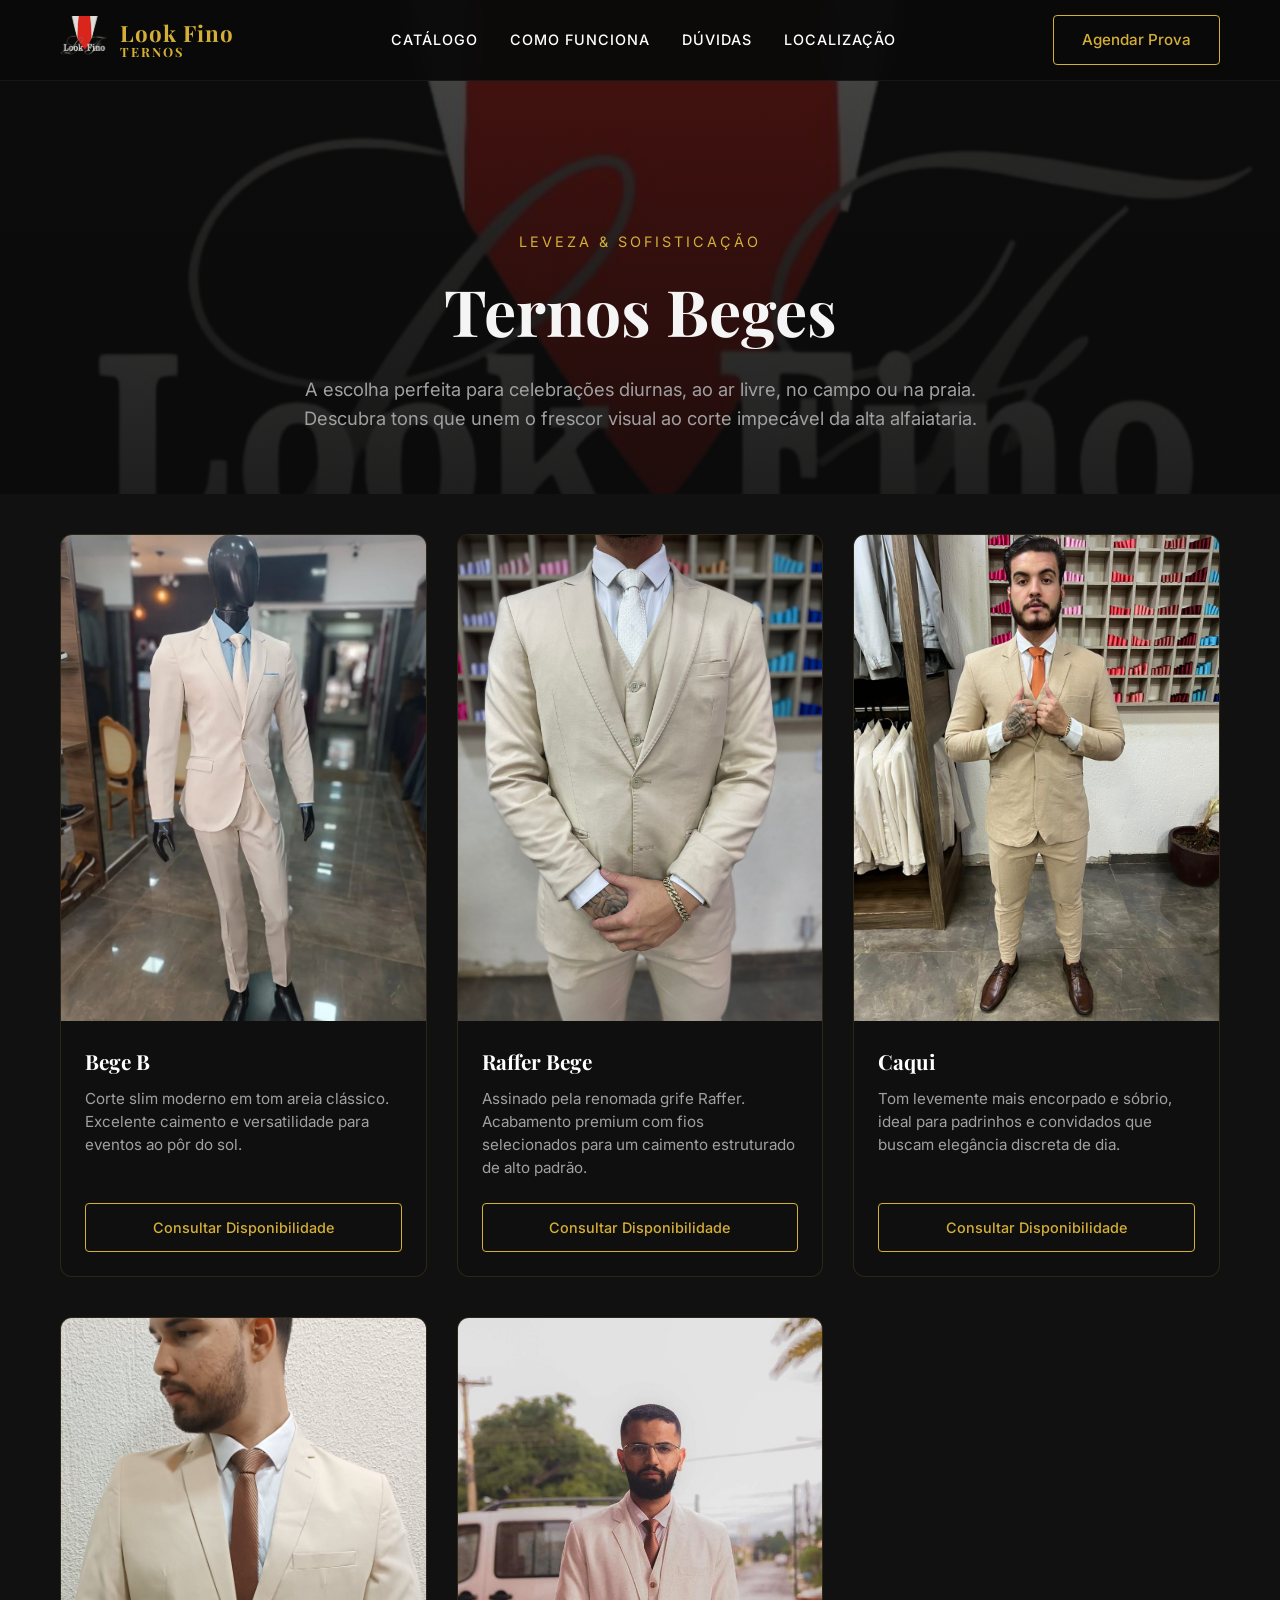
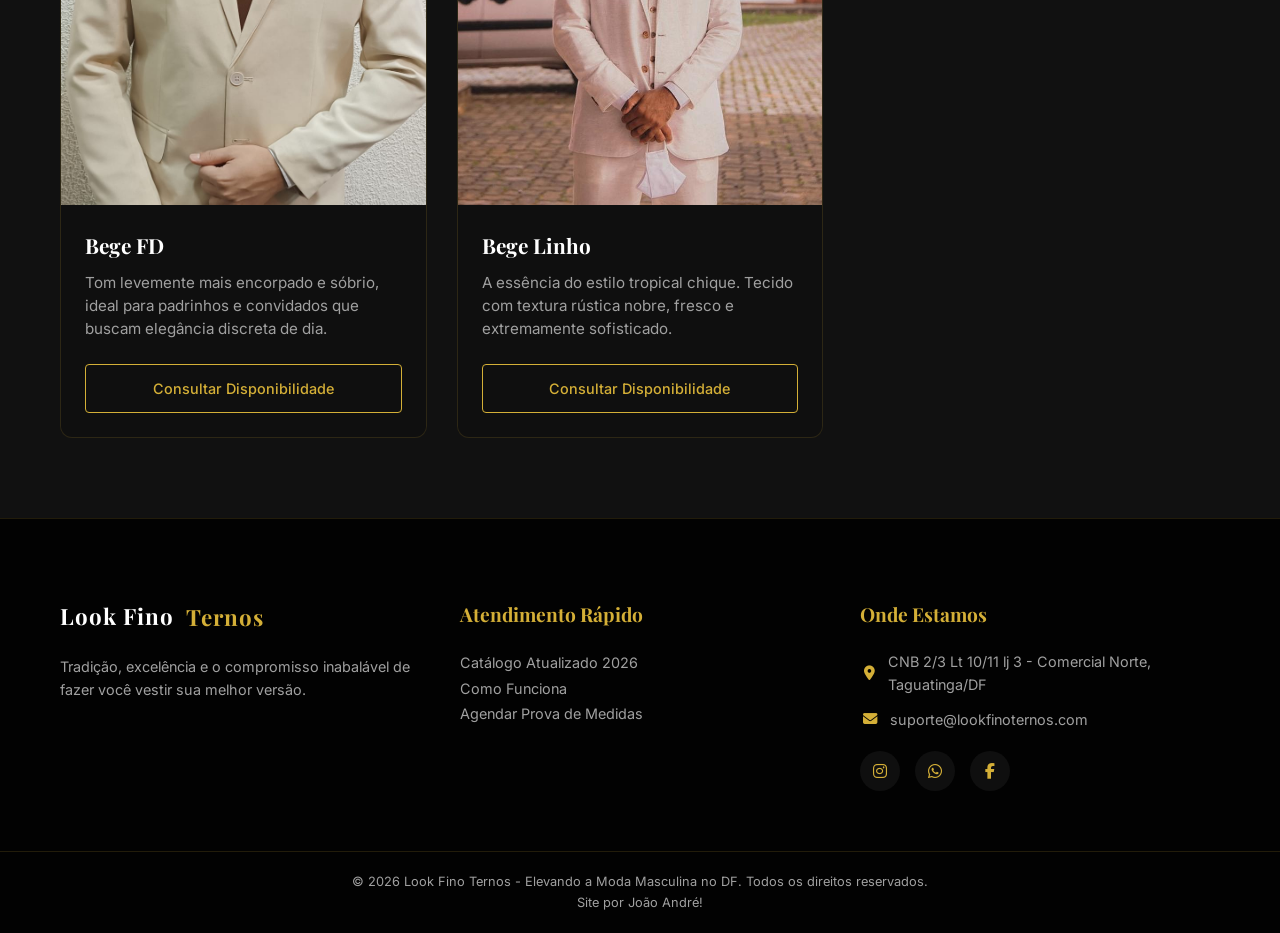
<file: bege.html>
<!DOCTYPE html>
<html lang="pt-BR">
<head>
    <meta charset="UTF-8">
    <meta name="viewport" content="width=device-width, initial-scale=1.0">
    <meta name="description" content="Catálogo de Ternos Beges Premium - Look Fino. Do linho ao caqui, encontre o traje ideal para casamentos diurnos, campo e praia em Taguatinga-DF.">
    <title>Ternos Beges | Look Fino Alfaiataria</title>
    
    <link rel="icon" type="image/x-icon" href="img/logo.png">
    
    <!-- Google Fonts -->
    <link rel="preconnect" href="https://fonts.googleapis.com">
    <link rel="preconnect" href="https://fonts.gstatic.com" crossorigin>
    <link href="https://fonts.googleapis.com/css2?family=Inter:wght@300;400;500;600&family=Playfair+Display:ital,wght@0,400;0,600;0,700;1,400&display=swap" rel="stylesheet">
    
    <!-- Font Awesome -->
    <link rel="stylesheet" href="https://cdnjs.cloudflare.com/ajax/libs/font-awesome/6.4.0/css/all.min.css">
    
    <!-- CSS Principal -->
    <link rel="stylesheet" href="style.css">
</head>
<body>

    <!-- Cabeçalho / Navbar -->
    <header class="header">
        <div class="container header__container">
            <a href="index.html" class="header__logo">
                <img src="img/logo.png" alt="Logo Look Fino" class="header__logo-img">
                <span>Look Fino <em>Ternos</em></span>
            </a>
            
            <div class="menu-overlay"></div>

            <button class="hamburger" aria-label="Abrir menu" aria-expanded="false">
                <span class="hamburger__line"></span>
                <span class="hamburger__line"></span>
                <span class="hamburger__line"></span>
            </button>

            <nav class="navbar">
                <a href="https://wa.me/556135626437" target="_blank" class="btn btn--outline header__btn-mobile">Agendar Prova</a>
                <ul class="navbar__list">
                    <li class="navbar__item"><a href="index.html#catalogo-premium" class="navbar__link">Catálogo</a></li>
                    <li class="navbar__item"><a href="index.html#como-funciona" class="navbar__link">Como Funciona</a></li>
                    <li class="navbar__item"><a href="index.html#faq" class="navbar__link">Dúvidas</a></li>
                    <li class="navbar__item"><a href="index.html#onde-estamos" class="navbar__link">Localização</a></li>
                </ul>
                
            </nav>

            <a href="https://wa.me/556135626437" target="_blank" class="btn btn--outline header__btn-desktop">Agendar Prova</a>
        </div>
    </header>

    <main>
        <!-- Seção Hero Interna -->
        <section class="hero hero--internal">
    <img src="img/logo.png" alt="Ternos Beges" class="hero__bg">

    <div class="hero__overlay"></div>

    <div class="container hero__content hero__content--center">
        <span class="hero__subtitle">Leveza & Sofisticação</span>
        <h1 class="hero__title">Ternos Beges</h1>
        <p class="hero__text hero__text--center">
            A escolha perfeita para celebrações diurnas, ao ar livre, no campo ou na praia. Descubra tons que unem o frescor visual ao corte impecável da alta alfaiataria.
        </p>
    </div>
</section>

        <!-- Grade de Catálogo (4 Cards) -->
        <section class="section catalog-page">
            <div class="container">
                <div class="catalog-grid">
                    
                    <!-- Card 01 -->
                    <div class="model-card">
                        <div class="model-card__img-box">
                            <img src="img/bege B.jpg" alt="Terno Bege B" class="model-card__img">
                        </div>
                        <div class="model-card__info">
                            <h3 class="model-card__title">Bege B</h3>
                            <p class="model-card__desc">Corte slim moderno em tom areia clássico. Excelente caimento e versatilidade para eventos ao pôr do sol.</p>
                            <a href="https://wa.me/556135626437?text=Olá!%20Gostaria%20de%20saber%20mais%20sobre%20o%20terno%20Bege%20B." target="_blank" class="btn btn--outline btn--full">Consultar Disponibilidade</a>
                        </div>
                    </div>

                    <!-- Card 02 -->
                     <div class="model-card">
                        <div class="model-card__img-box">
                            <img src="img/RAFFER SUPREME BEGE 6.jpeg" alt="Terno Raffer Bege" class="model-card__img">
                        </div>
                        <div class="model-card__info">
                            <h3 class="model-card__title">Raffer Bege</h3>
                            <p class="model-card__desc">Assinado pela renomada grife Raffer. Acabamento premium com fios selecionados para um caimento estruturado de alto padrão.</p>
                            <a href="https://wa.me/556135626437?text=Olá!%20Gostaria%20de%20saber%20mais%20sobre%20o%20terno%20Raffer%20Bege." target="_blank" class="btn btn--outline btn--full">Consultar Disponibilidade</a>
                        </div>
                    </div>
                    

                    <!-- Card 03 -->
                    <div class="model-card">
                        <div class="model-card__img-box">
                            <img src="img/Terno caqui linho2.jpeg" alt="Terno Caqui" class="model-card__img">
                        </div>
                        <div class="model-card__info">
                            <h3 class="model-card__title">Caqui</h3>
                            <p class="model-card__desc">Tom levemente mais encorpado e sóbrio, ideal para padrinhos e convidados que buscam elegância discreta de dia.</p>
                            <a href="https://wa.me/556135626437?text=Olá!%20Gostaria%20de%20saber%20mais%20sobre%20o%20terno%20Caqui." target="_blank" class="btn btn--outline btn--full">Consultar Disponibilidade</a>
                        </div>
                    </div>

                    <div class="model-card">
                        <div class="model-card__img-box">
                            <img src="img/Bege FD.jpeg" alt="Bege MF" class="model-card__img">
                        </div>
                        <div class="model-card__info">
                            <h3 class="model-card__title">Bege FD</h3>
                            <p class="model-card__desc">Tom levemente mais encorpado e sóbrio, ideal para padrinhos e convidados que buscam elegância discreta de dia.</p>
                            <a href="https://wa.me/556135626437?text=Olá!%20Gostaria%20de%20saber%20mais%20sobre%20o%20terno%20Bege%20MF." target="_blank" class="btn btn--outline btn--full">Consultar Disponibilidade</a>
                        </div>
                    </div>
                    
                    

                    <!-- Card 04 -->
                    <div class="model-card">
                        <div class="model-card__img-box">
                            <img src="img/linho.jpg" alt="Terno Bege Linho" class="model-card__img">
                        </div>
                        <div class="model-card__info">
                            <h3 class="model-card__title">Bege Linho</h3>
                            <p class="model-card__desc">A essência do estilo tropical chique. Tecido com textura rústica nobre, fresco e extremamente sofisticado.</p>
                            <a href="https://wa.me/556135626437?text=Olá!%20Gostaria%20de%20saber%20mais%20sobre%20o%20terno%20Bege%20Linho." target="_blank" class="btn btn--outline btn--full">Consultar Disponibilidade</a>
                        </div>
                    </div>

                </div>
            </div>
        </section>
    </main>

    <!-- Rodapé -->
    <footer class="footer">
        <div class="container footer__container">
            <div class="footer__brand">
                <a href="index.html" class="header__logo">Look Fino <span>Ternos</span></a>
                <p class="footer__text">Tradição, excelência e o compromisso inabalável de fazer você vestir sua melhor versão.</p>
            </div>
            
            <div class="footer__links">
                <h4 class="footer__title">Atendimento Rápido</h4>
                <ul>
                    <li><a href="index.html#catalogo-premium">Catálogo Atualizado 2026</a></li>
                    <li><a href="index.html#como-funciona">Como Funciona</a></li>
                    <li><a href="https://wa.me/556135626437">Agendar Prova de Medidas</a></li>
                </ul>
            </div>

            <div class="footer__contact">
                <h4 class="footer__title">Onde Estamos</h4>
                <p><i class="fa-solid fa-location-dot"></i> CNB 2/3 Lt 10/11 lj 3 - Comercial Norte, Taguatinga/DF</p>
                <p><i class="fa-solid fa-envelope"></i> suporte@lookfinoternos.com</p>
                
                <div class="footer__socials">
                    <a href="https://www.instagram.com/lookfinoternosoficial/" target="_blank"><i class="fa-brands fa-instagram"></i></a>
                    <a href="https://wa.me/556135626437" target="_blank"><i class="fa-brands fa-whatsapp"></i></a>
                    <a href="https://www.facebook.com/lookfinoternosoficial/" target="_blank"><i class="fa-brands fa-facebook-f"></i></a>
                </div>
            </div>
        </div>
        <div class="footer__bottom">
            <p>&copy; 2026 Look Fino Ternos - Elevando a Moda Masculina no DF. Todos os direitos reservados.</p>
            <p><a href="https://www.linkedin.com/in/jo%C3%A3o-cardoso-b63293276/" target="_blank">Site por João André!</a></p>
        </div>
    </footer>

    <script src="script.js"></script>
</body>
</html>
</file>
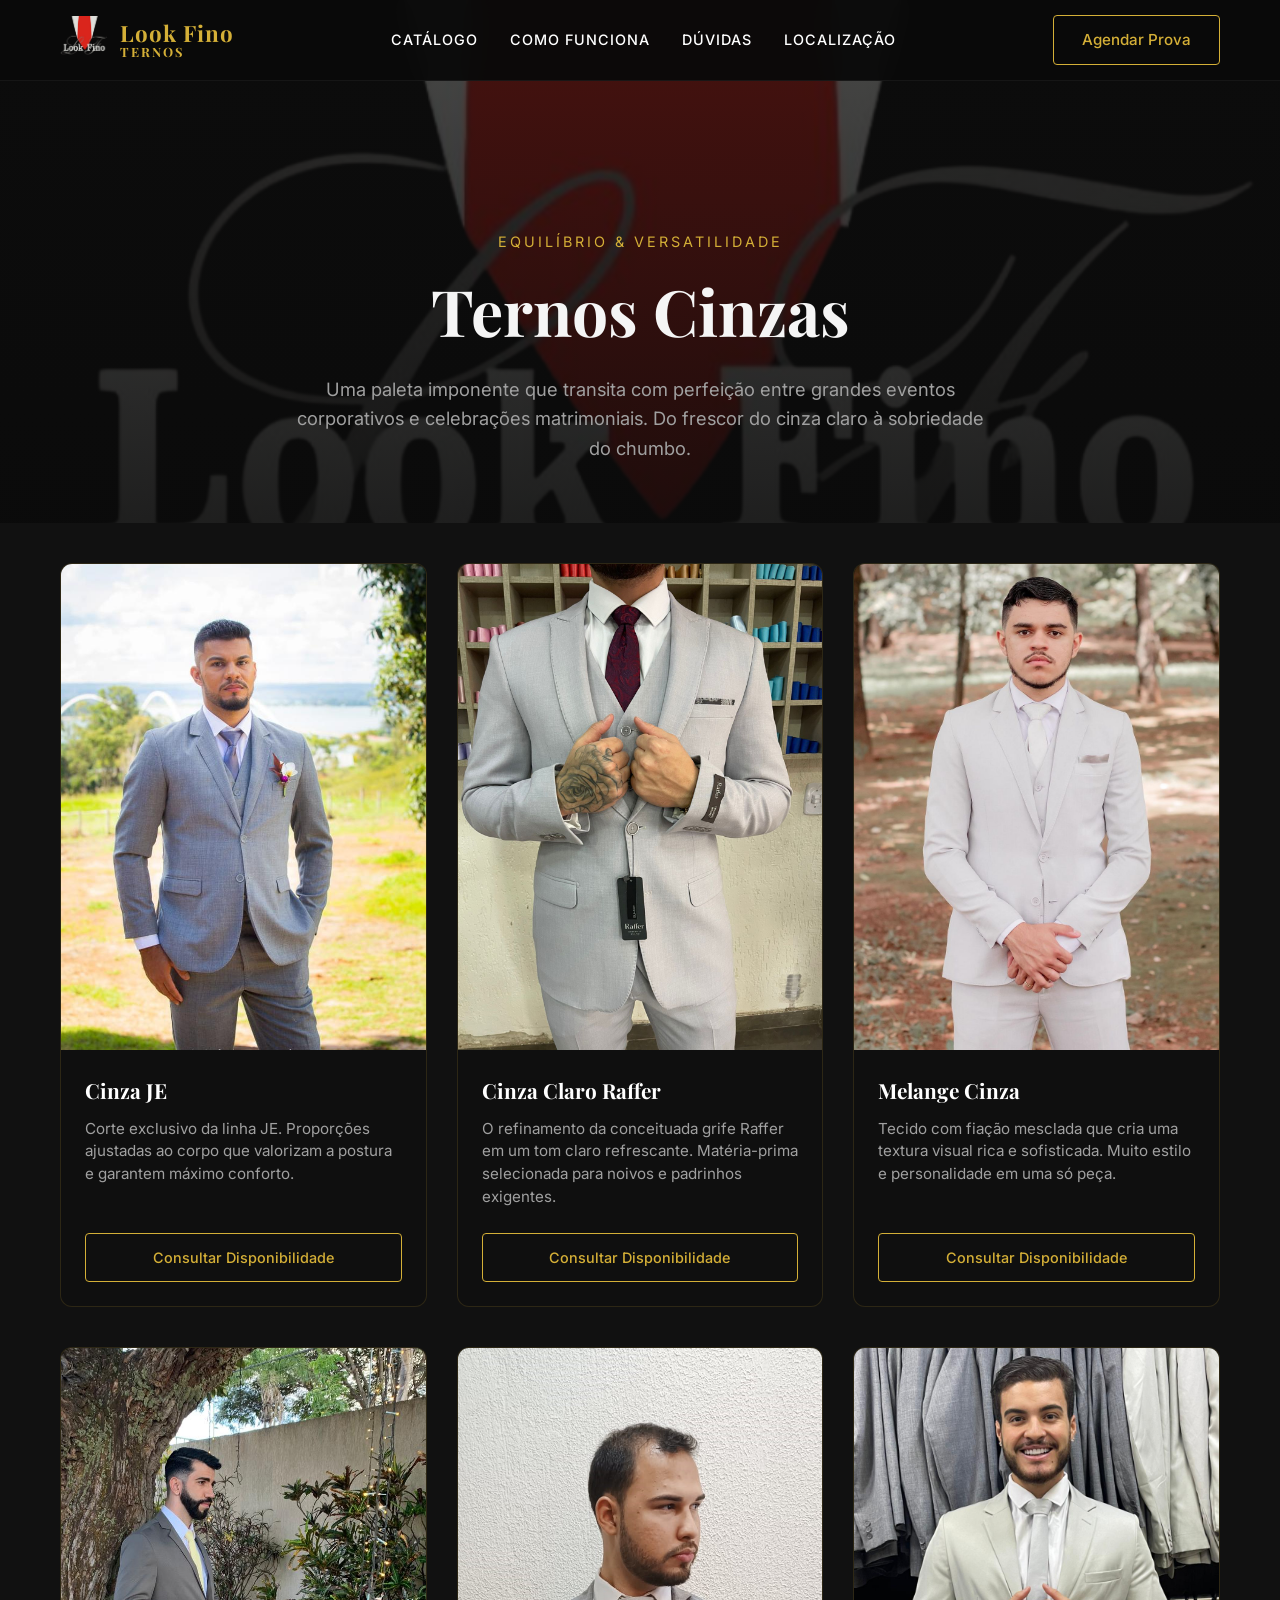
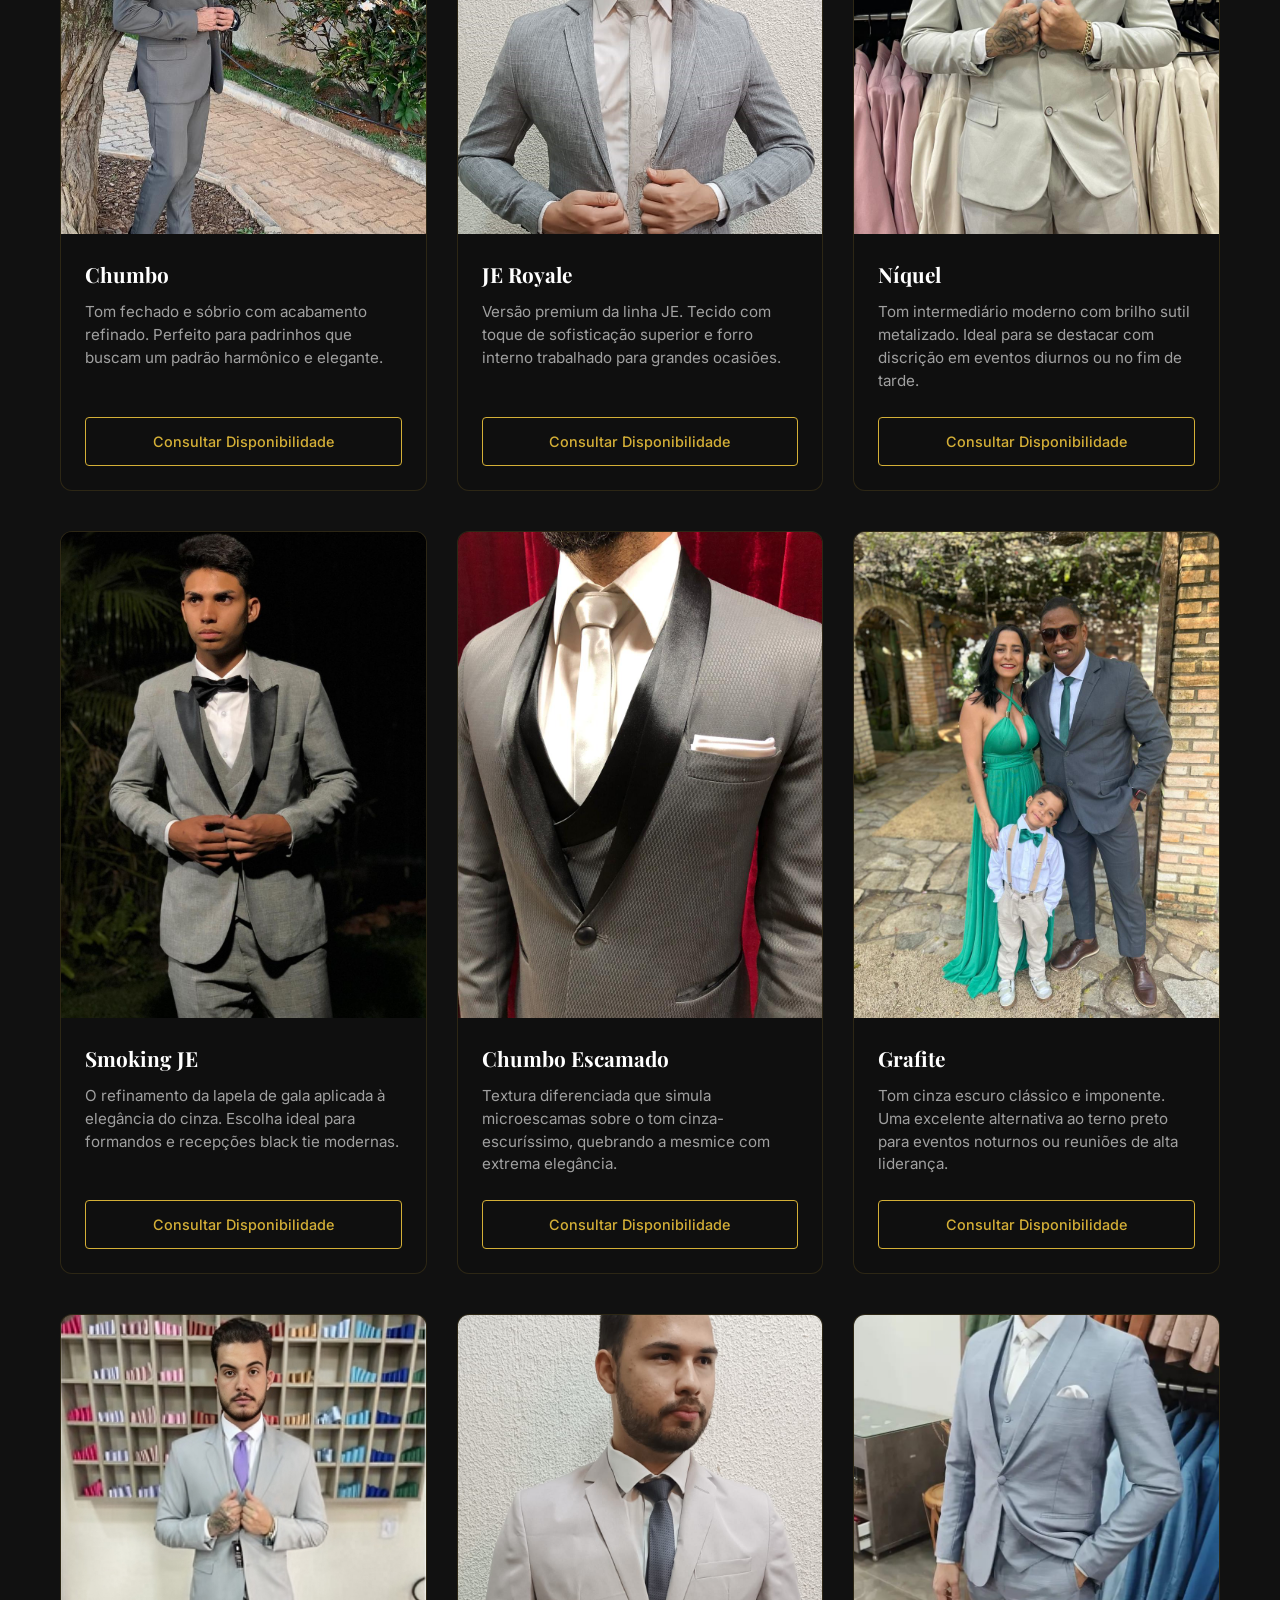
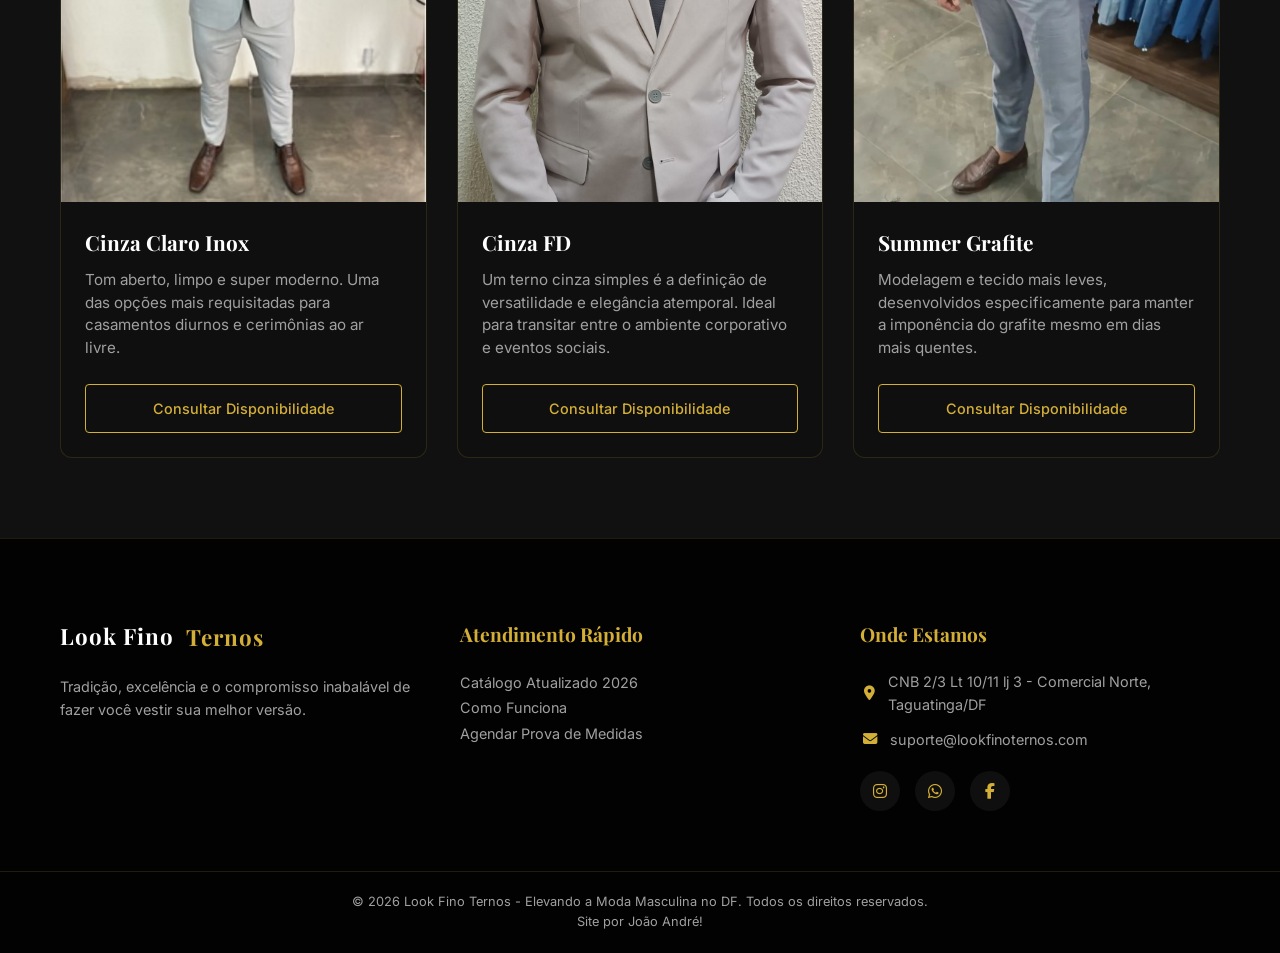
<file: cinza.html>
<!DOCTYPE html>
<html lang="pt-BR">
<head>
    <meta charset="UTF-8">
    <meta name="viewport" content="width=device-width, initial-scale=1.0">
    <meta name="description" content="Catálogo de Ternos Cinzas Premium - Look Fino. Do Cinza Claro Inox ao Chumbo Escamado, encontre o corte ideal para casamentos, formaturas e o meio corporativo em Taguatinga-DF.">
    <title>Ternos Cinzas | Look Fino Alfaiataria</title>
    
    <link rel="icon" type="image/x-icon" href="img/logo.png">
    
    <!-- Google Fonts -->
    <link rel="preconnect" href="https://fonts.googleapis.com">
    <link rel="preconnect" href="https://fonts.gstatic.com" crossorigin>
    <link href="https://fonts.googleapis.com/css2?family=Inter:wght@300;400;500;600&family=Playfair+Display:ital,wght@0,400;0,600;0,700;1,400&display=swap" rel="stylesheet">
    
    <!-- Font Awesome -->
    <link rel="stylesheet" href="https://cdnjs.cloudflare.com/ajax/libs/font-awesome/6.4.0/css/all.min.css">
    
    <!-- CSS Principal -->
    <link rel="stylesheet" href="style.css">
</head>
<body>

    <!-- Cabeçalho / Navbar -->
    <header class="header">
        <div class="container header__container">
            <a href="index.html" class="header__logo">
                <img src="img/logo.png" alt="Logo Look Fino" class="header__logo-img">
                <span>Look Fino <em>Ternos</em></span>
            </a>
            
            <div class="menu-overlay"></div>

            <button class="hamburger" aria-label="Abrir menu" aria-expanded="false">
                <span class="hamburger__line"></span>
                <span class="hamburger__line"></span>
                <span class="hamburger__line"></span>
            </button>

            <nav class="navbar">
                <a href="https://wa.me/556135626437" target="_blank" class="btn btn--outline header__btn-mobile">Agendar Prova</a>
                <ul class="navbar__list">
                    <li class="navbar__item"><a href="index.html#catalogo-premium" class="navbar__link">Catálogo</a></li>
                    <li class="navbar__item"><a href="index.html#como-funciona" class="navbar__link">Como Funciona</a></li>
                    <li class="navbar__item"><a href="index.html#faq" class="navbar__link">Dúvidas</a></li>
                    <li class="navbar__item"><a href="index.html#onde-estamos" class="navbar__link">Localização</a></li>
                </ul>
                
            </nav>

            <a href="https://wa.me/556135626437" target="_blank" class="btn btn--outline header__btn-desktop">Agendar Prova</a>
        </div>
    </header>

    <main>
        <!-- Seção Hero Interna -->
        <section class="hero hero--internal">
    <img src="img/logo.png" alt="Ternos Cinzas" class="hero__bg">

    <div class="hero__overlay"></div>

    <div class="container hero__content hero__content--center">
        <span class="hero__subtitle">Equilíbrio & Versatilidade</span>
        <h1 class="hero__title">Ternos Cinzas</h1>
        <p class="hero__text hero__text--center">
            Uma paleta imponente que transita com perfeição entre grandes eventos corporativos e celebrações matrimoniais. Do frescor do cinza claro à sobriedade do chumbo.
        </p>
    </div>
</section>

        <!-- Grade de Catálogo (12 Cards) -->
        <section class="section catalog-page">
            <div class="container">
                <div class="catalog-grid">
                    
                    <!-- Card 01 -->
                    <div class="model-card">
                        <div class="model-card__img-box">
                            <img src="img/CINZA MEDIO CINZA JE.jpg" alt="Terno JE" class="model-card__img">
                        </div>
                        <div class="model-card__info">
                            <h3 class="model-card__title">Cinza JE</h3>
                            <p class="model-card__desc">Corte exclusivo da linha JE. Proporções ajustadas ao corpo que valorizam a postura e garantem máximo conforto.</p>
                            <a href="https://wa.me/556135626437?text=Olá!%20Gostaria%20de%20saber%20mais%20sobre%20o%20terno%20JE." target="_blank" class="btn btn--outline btn--full">Consultar Disponibilidade</a>
                        </div>
                    </div>

                    <!-- Card 02 -->
                     <div class="model-card">
                        <div class="model-card__img-box">
                            <img src="img/RAFFER CINZA SUPREME 4.jpeg" alt="Terno Cinza Claro Raffer" class="model-card__img">
                        </div>
                        <div class="model-card__info">
                            <h3 class="model-card__title">Cinza Claro Raffer</h3>
                            <p class="model-card__desc">O refinamento da conceituada grife Raffer em um tom claro refrescante. Matéria-prima selecionada para noivos e padrinhos exigentes.</p>
                            <a href="https://wa.me/556135626437?text=Olá!%20Gostaria%20de%20saber%20mais%20sobre%20o%20terno%20Cinza%20Claro%20Raffer." target="_blank" class="btn btn--outline btn--full">Consultar Disponibilidade</a>
                        </div>
                    </div>
                    

                    <!-- Card 03 -->
                     <div class="model-card">
                        <div class="model-card__img-box">
                            <img src="img/Melange 2.jpg" alt="Terno Melange Cinza" class="model-card__img">
                        </div>
                        <div class="model-card__info">
                            <h3 class="model-card__title">Melange Cinza</h3>
                            <p class="model-card__desc">Tecido com fiação mesclada que cria uma textura visual rica e sofisticada. Muito estilo e personalidade em uma só peça.</p>
                            <a href="https://wa.me/556135626437?text=Olá!%20Gostaria%20de%20saber%20mais%20sobre%20o%20terno%20Melange%20Cinza." target="_blank" class="btn btn--outline btn--full">Consultar Disponibilidade</a>
                        </div>
                    </div>
                    

                    <!-- Card 04 -->
                     <div class="model-card">
                        <div class="model-card__img-box">
                            <img src="img/Chumbo.jpeg" alt="Terno Chumbo" class="model-card__img">
                        </div>
                        <div class="model-card__info">
                            <h3 class="model-card__title">Chumbo</h3>
                            <p class="model-card__desc">Tom fechado e sóbrio com acabamento refinado. Perfeito para padrinhos que buscam um padrão harmônico e elegante.</p>
                            <a href="https://wa.me/556135626437?text=Olá!%20Gostaria%20de%20saber%20mais%20sobre%20o%20terno%20Chumbo." target="_blank" class="btn btn--outline btn--full">Consultar Disponibilidade</a>
                        </div>
                    </div>

                    <!-- Card 05 -->
                    <div class="model-card">
                        <div class="model-card__img-box">
                            <img src="img/JE Royale1.jpeg" alt="Terno JE Royale" class="model-card__img">
                        </div>
                        <div class="model-card__info">
                            <h3 class="model-card__title">JE Royale</h3>
                            <p class="model-card__desc">Versão premium da linha JE. Tecido com toque de sofisticação superior e forro interno trabalhado para grandes ocasiões.</p>
                            <a href="https://wa.me/556135626437?text=Olá!%20Gostaria%20de%20saber%20mais%20sobre%20o%20terno%20JE%20Royale." target="_blank" class="btn btn--outline btn--full">Consultar Disponibilidade</a>
                        </div>
                    </div>

                    <!-- Card 06 -->
                    <div class="model-card">
                        <div class="model-card__img-box">
                            <img src="img/Níquel.jpeg" alt="Terno Níquel" class="model-card__img">
                        </div>
                        <div class="model-card__info">
                            <h3 class="model-card__title">Níquel</h3>
                            <p class="model-card__desc">Tom intermediário moderno com brilho sutil metalizado. Ideal para se destacar com discrição em eventos diurnos ou no fim de tarde.</p>
                            <a href="https://wa.me/556135626437?text=Olá!%20Gostaria%20de%20saber%20mais%20sobre%20o%20terno%20Níquel." target="_blank" class="btn btn--outline btn--full">Consultar Disponibilidade</a>
                        </div>
                    </div>

                    <!-- Card 07 -->
                     <div class="model-card">
                        <div class="model-card__img-box">
                            <img src="img/SMOKING JE2.jpg" alt="Smoking JE" class="model-card__img">
                        </div>
                        <div class="model-card__info">
                            <h3 class="model-card__title">Smoking JE</h3>
                            <p class="model-card__desc">O refinamento da lapela de gala aplicada à elegância do cinza. Escolha ideal para formandos e recepções black tie modernas.</p>
                            <a href="https://wa.me/556135626437?text=Olá!%20Gostaria%20de%20saber%20mais%20sobre%20o%20Smoking%20JE." target="_blank" class="btn btn--outline btn--full">Consultar Disponibilidade</a>
                        </div>
                    </div>
                    

                    <!-- Card 08 -->
                    <div class="model-card">
                        <div class="model-card__img-box">
                            <img src="img/a smoking scamado chumbo2.jpg" alt="Terno Chumbo Escamado" class="model-card__img">
                        </div>
                        <div class="model-card__info">
                            <h3 class="model-card__title">Chumbo Escamado</h3>
                            <p class="model-card__desc">Textura diferenciada que simula microescamas sobre o tom cinza-escuríssimo, quebrando a mesmice com extrema elegância.</p>
                            <a href="https://wa.me/556135626437?text=Olá!%20Gostaria%20de%20saber%20mais%20sobre%20o%20terno%20Chumbo%20Escamado." target="_blank" class="btn btn--outline btn--full">Consultar Disponibilidade</a>
                        </div>
                    </div>

                    <!-- Card 09 -->
                     <div class="model-card">
                        <div class="model-card__img-box">
                            <img src="img/AAAAAAAAAAAAACinza Grafite.jpg" alt="Terno Grafite" class="model-card__img">
                        </div>
                        <div class="model-card__info">
                            <h3 class="model-card__title">Grafite</h3>
                            <p class="model-card__desc">Tom cinza escuro clássico e imponente. Uma excelente alternativa ao terno preto para eventos noturnos ou reuniões de alta liderança.</p>
                            <a href="https://wa.me/556135626437?text=Olá!%20Gostaria%20de%20saber%20mais%20sobre%20o%20terno%20Grafite." target="_blank" class="btn btn--outline btn--full">Consultar Disponibilidade</a>
                        </div>
                    </div>
                    

                    <!-- Card 10 -->
                    <div class="model-card">
                        <div class="model-card__img-box">
                            <img src="img/INOX.jpg" alt="Terno Cinza Claro Inox" class="model-card__img">
                        </div>
                        <div class="model-card__info">
                            <h3 class="model-card__title">Cinza Claro Inox</h3>
                            <p class="model-card__desc">Tom aberto, limpo e super moderno. Uma das opções mais requisitadas para casamentos diurnos e cerimônias ao ar livre.</p>
                            <a href="https://wa.me/556135626437?text=Olá!%20Gostaria%20de%20saber%20mais%20sobre%20o%20terno%20Cinza%20Claro%20Inox." target="_blank" class="btn btn--outline btn--full">Consultar Disponibilidade</a>
                        </div>
                    </div>

                    <!-- Card 11 -->
                    <div class="model-card">
                        <div class="model-card__img-box">
                            <img src="img/aaaaaaa Cinza claro FD.jpeg" alt="Terno Cinza FD" class="model-card__img">
                        </div>
                        <div class="model-card__info">
                            <h3 class="model-card__title">Cinza FD</h3>
                            <p class="model-card__desc">Um terno cinza simples é a definição de versatilidade e elegância atemporal. Ideal para transitar entre o ambiente corporativo e eventos sociais.</p>
                            <a href="https://wa.me/556135626437?text=Olá!%20Gostaria%20de%20saber%20mais%20sobre%20o%20terno%20Cinza%20FD." target="_blank" class="btn btn--outline btn--full">Consultar Disponibilidade</a>
                        </div>
                    </div>

                    <!-- Card 12 -->
                     <div class="model-card">
                        <div class="model-card__img-box">
                            <img src="img/summer grafite.jpeg" alt="Terno Summer Grafite" class="model-card__img">
                        </div>
                        <div class="model-card__info">
                            <h3 class="model-card__title">Summer Grafite</h3>
                            <p class="model-card__desc">Modelagem e tecido mais leves, desenvolvidos especificamente para manter a imponência do grafite mesmo em dias mais quentes.</p>
                            <a href="https://wa.me/556135626437?text=Olá!%20Gostaria%20de%20saber%20mais%20sobre%20o%20terno%20Summer%20Grafite." target="_blank" class="btn btn--outline btn--full">Consultar Disponibilidade</a>
                        </div>
                    </div>
                    

                </div>
            </div>
        </section>
    </main>

    <!-- Rodapé -->
    <footer class="footer">
        <div class="container footer__container">
            <div class="footer__brand">
                <a href="index.html" class="header__logo">Look Fino <span>Ternos</span></a>
                <p class="footer__text">Tradição, excelência e o compromisso inabalável de fazer você vestir sua melhor versão.</p>
            </div>
            
            <div class="footer__links">
                <h4 class="footer__title">Atendimento Rápido</h4>
                <ul>
                    <li><a href="index.html#catalogo-premium">Catálogo Atualizado 2026</a></li>
                    <li><a href="index.html#como-funciona">Como Funciona</a></li>
                    <li><a href="https://wa.me/556135626437">Agendar Prova de Medidas</a></li>
                </ul>
            </div>

            <div class="footer__contact">
                <h4 class="footer__title">Onde Estamos</h4>
                <p><i class="fa-solid fa-location-dot"></i> CNB 2/3 Lt 10/11 lj 3 - Comercial Norte, Taguatinga/DF</p>
                <p><i class="fa-solid fa-envelope"></i> suporte@lookfinoternos.com</p>
                
                <div class="footer__socials">
                    <a href="https://www.instagram.com/lookfinoternosoficial/" target="_blank"><i class="fa-brands fa-instagram"></i></a>
                    <a href="https://wa.me/556135626437" target="_blank"><i class="fa-brands fa-whatsapp"></i></a>
                    <a href="https://www.facebook.com/lookfinoternosoficial/" target="_blank"><i class="fa-brands fa-facebook-f"></i></a>
                </div>
            </div>
        </div>
        <div class="footer__bottom">
            <p>&copy; 2026 Look Fino Ternos - Elevando a Moda Masculina no DF. Todos os direitos reservados.</p>
            <p><a href="https://www.linkedin.com/in/jo%C3%A3o-cardoso-b63293276/" target="_blank">Site por João André!</a></p>
        </div>
    </footer>

    <script src="script.js"></script>
</body>
</html>
</file>
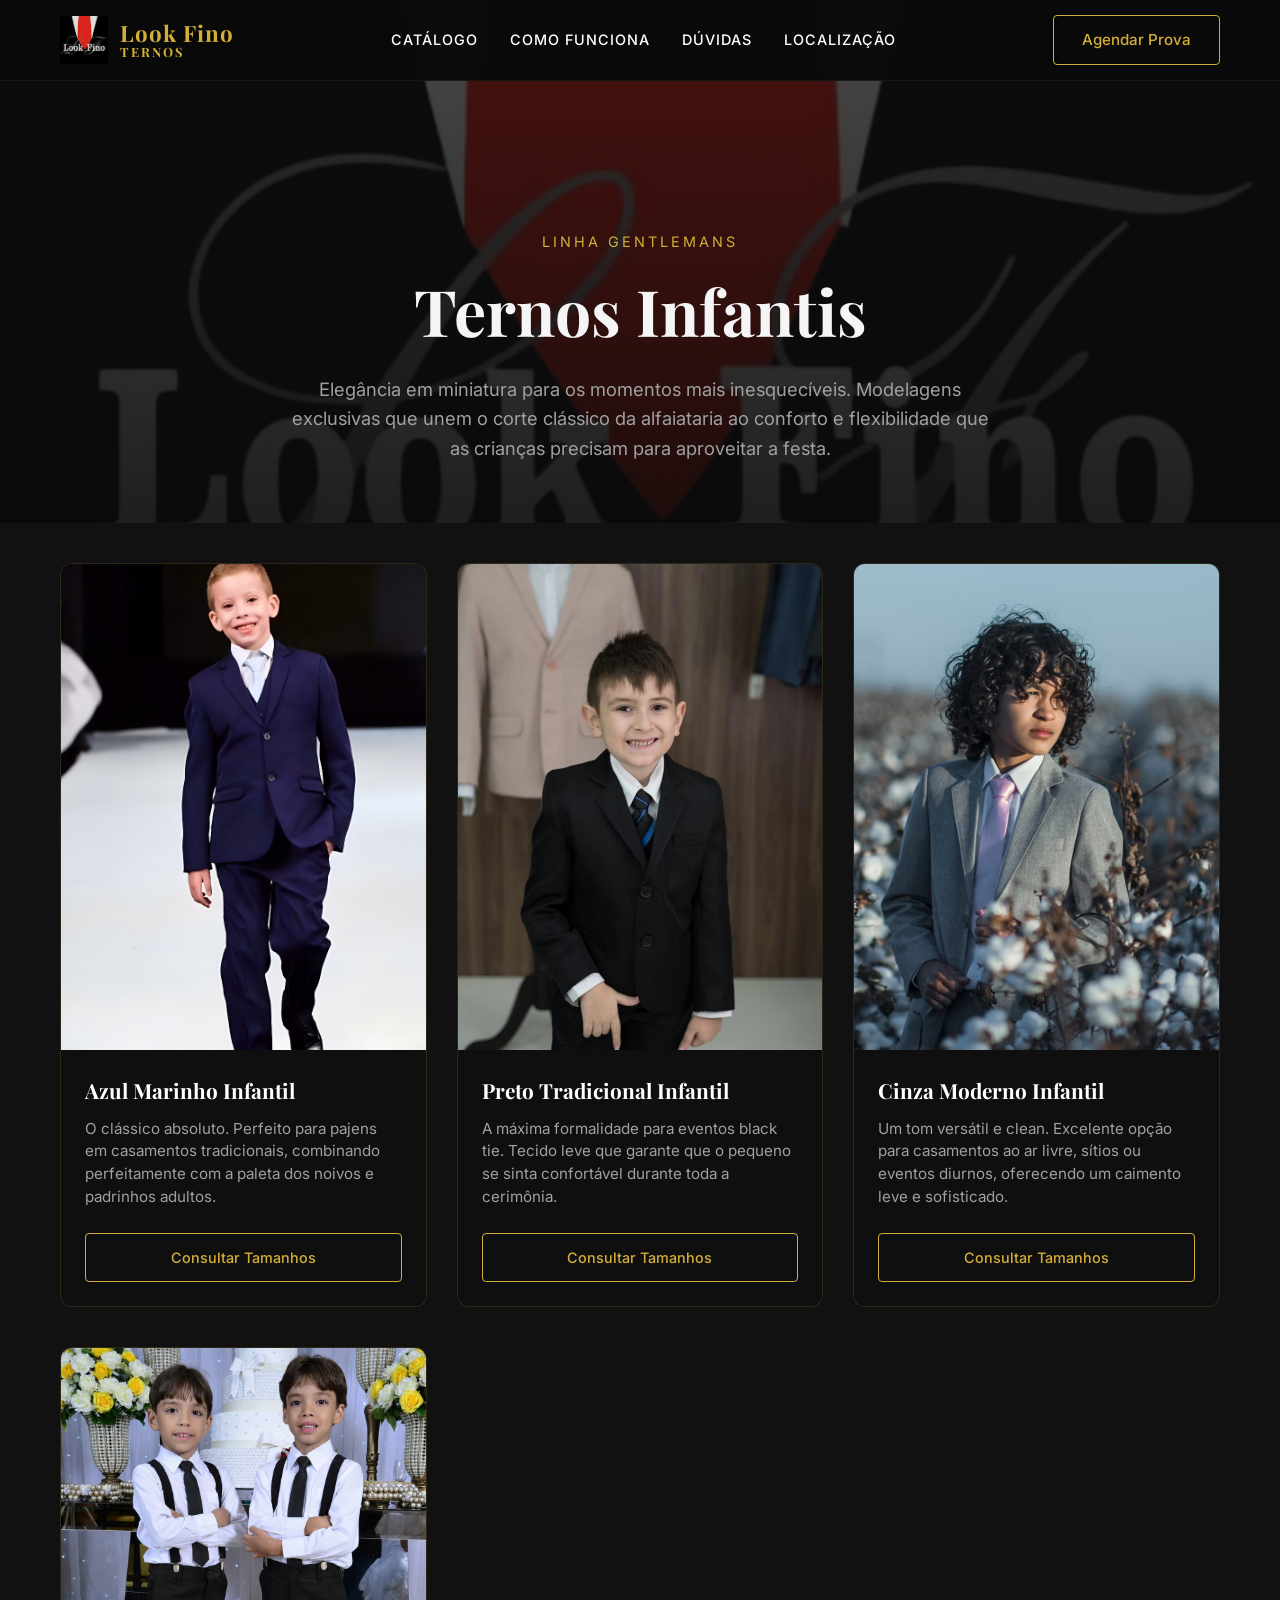
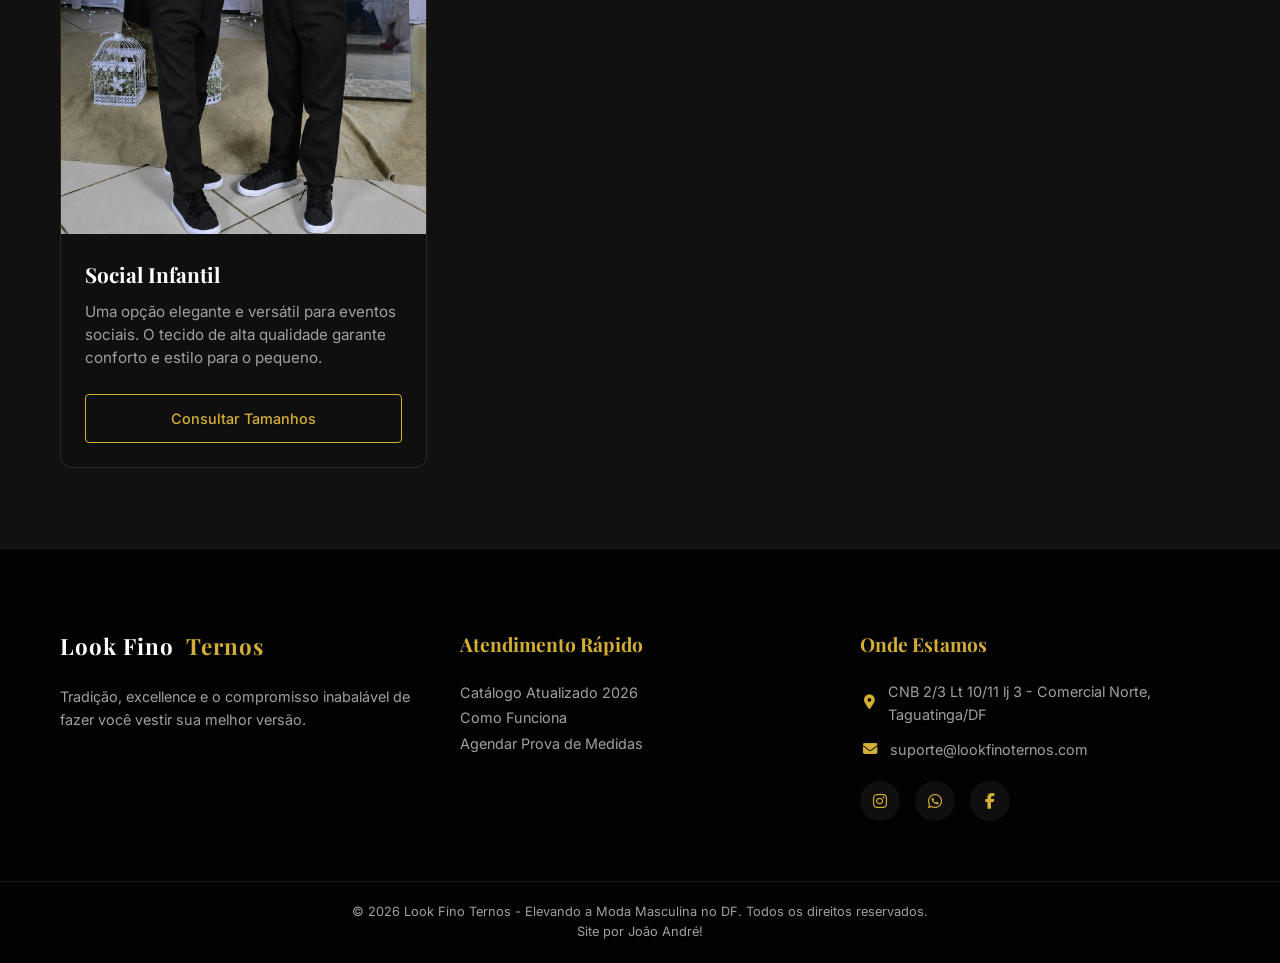
<file: infantil.html>
<!DOCTYPE html>
<html lang="pt-BR">
<head>
    <meta charset="UTF-8">
    <meta name="viewport" content="width=device-width, initial-scale=1.0">
    <meta name="description" content="Catálogo de Ternos Infantis Premium - Look Fino. Trajes completos e confortáveis para pajens, casamentos e formaturas do ABC em Taguatinga-DF.">
    <title>Ternos Infantis | Look Fino Alfaiataria</title>
    
    <link rel="icon" type="image/x-icon" href="img/logo.png">
    
    <!-- Google Fonts -->
    <link rel="preconnect" href="https://fonts.googleapis.com">
    <link rel="preconnect" href="https://fonts.gstatic.com" crossorigin>
    <link href="https://fonts.googleapis.com/css2?family=Inter:wght@300;400;500;600&family=Playfair+Display:ital,wght@0,400;0,600;0,700;1,400&display=swap" rel="stylesheet">
    
    <!-- Font Awesome -->
    <link rel="stylesheet" href="https://cdnjs.cloudflare.com/ajax/libs/font-awesome/6.4.0/css/all.min.css">
    
    <!-- CSS Principal -->
    <link rel="stylesheet" href="style.css">
</head>
<body>

    <!-- Cabeçalho / Navbar -->
    <header class="header">
        <div class="container header__container">
            <a href="index.html" class="header__logo">
                <img src="img/260 x 260 px (1).png" alt="Logo Look Fino" class="header__logo-img">
                <span>Look Fino <em>Ternos</em></span>
            </a>
            
            <div class="menu-overlay"></div>

            <button class="hamburger" aria-label="Abrir menu" aria-expanded="false">
                <span class="hamburger__line"></span>
                <span class="hamburger__line"></span>
                <span class="hamburger__line"></span>
            </button>

            <nav class="navbar">
                <a href="https://wa.me/556135626437" target="_blank" class="btn btn--outline header__btn-mobile">Agendar Prova</a>
                <ul class="navbar__list">
                    <li class="navbar__item"><a href="index.html#catalogo-premium" class="navbar__link">Catálogo</a></li>
                    <li class="navbar__item"><a href="index.html#como-funciona" class="navbar__link">Como Funciona</a></li>
                    <li class="navbar__item"><a href="index.html#faq" class="navbar__link">Dúvidas</a></li>
                    <li class="navbar__item"><a href="index.html#onde-estamos" class="navbar__link">Localização</a></li>
                </ul>
                
            </nav>

            <a href="https://wa.me/556135626437" target="_blank" class="btn btn--outline header__btn-desktop">Agendar Prova</a>
        </div>
    </header>

    <main>
        <!-- Seção Hero Interna -->
        <section class="hero hero--internal">
    <img src="img/logo.png" alt="Ternos Infantis" class="hero__bg">

    <div class="hero__overlay"></div>

    <div class="container hero__content hero__content--center">
        <span class="hero__subtitle">Linha Gentlemans</span>
        <h1 class="hero__title">Ternos Infantis</h1>
        <p class="hero__text hero__text--center">
            Elegância em miniatura para os momentos mais inesquecíveis. Modelagens exclusivas que unem o corte clássico da alfaiataria ao conforto e flexibilidade que as crianças precisam para aproveitar a festa.
        </p>
    </div>
</section>

        <!-- Grade de Catálogo -->
        <section class="section catalog-page">
            <div class="container">
                <div class="catalog-grid">
                    
                    <!-- Card 01 -->
                    <div class="model-card">
                        <div class="model-card__img-box">
                            <img src="img/azul infantil.jpg" alt="Terno Infantil Azul Marinho" class="model-card__img">
                        </div>
                        <div class="model-card__info">
                            <h3 class="model-card__title">Azul Marinho Infantil</h3>
                            <p class="model-card__desc">O clássico absoluto. Perfeito para pajens em casamentos tradicionais, combinando perfeitamente com a paleta dos noivos e padrinhos adultos.</p>
                            <a href="https://wa.me/556135626437?text=Olá!%20Gostaria%20de%20saber%20mais%20sobre%20o%20terno%20Azul%20Marinho%20Infantil." target="_blank" class="btn btn--outline btn--full">Consultar Tamanhos</a>
                        </div>
                    </div>

                    <!-- Card 02 -->
                    <div class="model-card">
                        <div class="model-card__img-box">
                            <img src="img/aa gabardine infantil.jpeg" alt="Terno Infantil Preto" class="model-card__img">
                        </div>
                        <div class="model-card__info">
                            <h3 class="model-card__title">Preto Tradicional Infantil</h3>
                            <p class="model-card__desc">A máxima formalidade para eventos black tie. Tecido leve que garante que o pequeno se sinta confortável durante toda a cerimônia.</p>
                            <a href="https://wa.me/556135626437?text=Olá!%20Gostaria%20de%20saber%20mais%20sobre%20o%20terno%20Preto%20Tradicional%20Infantil." target="_blank" class="btn btn--outline btn--full">Consultar Tamanhos</a>
                        </div>
                    </div>

                    <!-- Card 03 -->
                    <div class="model-card">
                        <div class="model-card__img-box">
                            <img src="img/cinza infantil.jpg" alt="Terno Infantil Cinza" class="model-card__img">
                        </div>
                        <div class="model-card__info">
                            <h3 class="model-card__title">Cinza Moderno Infantil</h3>
                            <p class="model-card__desc">Um tom versátil e clean. Excelente opção para casamentos ao ar livre, sítios ou eventos diurnos, oferecendo um caimento leve e sofisticado.</p>
                            <a href="https://wa.me/556135626437?text=Olá!%20Gostaria%20de%20saber%20mais%20sobre%20o%20terno%20Cinza%20Infantil." target="_blank" class="btn btn--outline btn--full">Consultar Tamanhos</a>
                        </div>
                    </div>

                    <!-- Card 04 -->
                    <div class="model-card">
                        <div class="model-card__img-box">
                            <img src="img/social infantil.jpeg" alt="Social Infantil" class="model-card__img">
                        </div>
                        <div class="model-card__info">
                            <h3 class="model-card__title">Social Infantil</h3>
                            <p class="model-card__desc">Uma opção elegante e versátil para eventos sociais. O tecido de alta qualidade garante conforto e estilo para o pequeno.</p>
                            <a href="https://wa.me/556135626437?text=Olá!%20Gostaria%20de%20saber%20mais%20sobre%20a%20Roupa%20Social%20Infantil." target="_blank" class="btn btn--outline btn--full">Consultar Tamanhos</a>
                        </div>
                    </div>

                </div>
            </div>
        </section>
    </main>

    <!-- Rodapé -->
    <footer class="footer">
        <div class="container footer__container">
            <div class="footer__brand">
                <a href="index.html" class="header__logo">Look Fino <span>Ternos</span></a>
                <p class="footer__text">Tradição, excellence e o compromisso inabalável de fazer você vestir sua melhor versão.</p>
            </div>
            
            <div class="footer__links">
                <h4 class="footer__title">Atendimento Rápido</h4>
                <ul>
                    <li><a href="index.html#catalogo-premium">Catálogo Atualizado 2026</a></li>
                    <li><a href="index.html#como-funciona">Como Funciona</a></li>
                    <li><a href="https://wa.me/556135626437">Agendar Prova de Medidas</a></li>
                </ul>
            </div>

            <div class="footer__contact">
                <h4 class="footer__title">Onde Estamos</h4>
                <p><i class="fa-solid fa-location-dot"></i> CNB 2/3 Lt 10/11 lj 3 - Comercial Norte, Taguatinga/DF</p>
                <p><i class="fa-solid fa-envelope"></i> suporte@lookfinoternos.com</p>
                
                <div class="footer__socials">
                    <a href="https://www.instagram.com/lookfinoternosoficial/" target="_blank"><i class="fa-brands fa-instagram"></i></a>
                    <a href="https://wa.me/556135626437" target="_blank"><i class="fa-brands fa-whatsapp"></i></a>
                    <a href="https://www.facebook.com/lookfinoternosoficial/" target="_blank"><i class="fa-brands fa-facebook-f"></i></a>
                </div>
            </div>
        </div>
        <div class="footer__bottom">
            <p>&copy; 2026 Look Fino Ternos - Elevando a Moda Masculina no DF. Todos os direitos reservados.</p>
            <p><a href="https://www.linkedin.com/in/jo%C3%A3o-cardoso-b63293276/" target="_blank">Site por João André!</a></p>
        </div>
    </footer>

    <script src="script.js"></script>
</body>
</html>
</file>
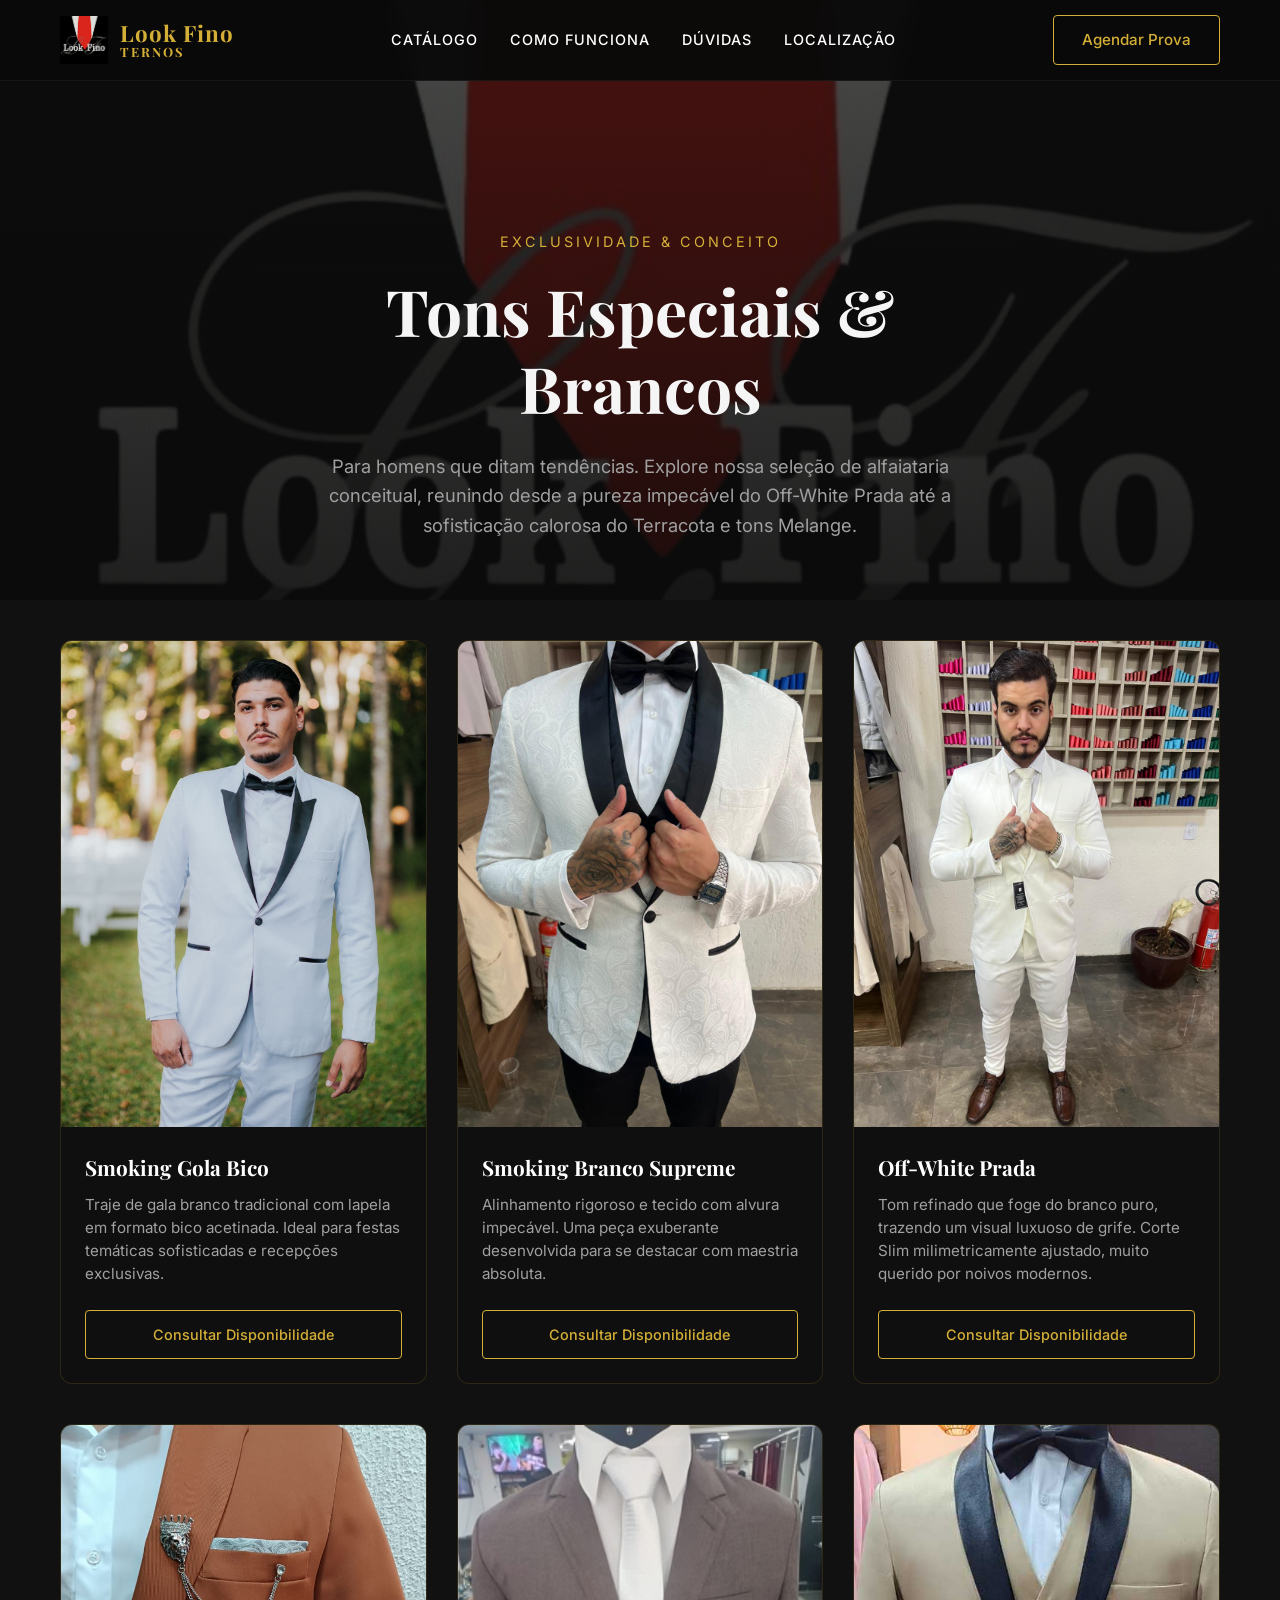
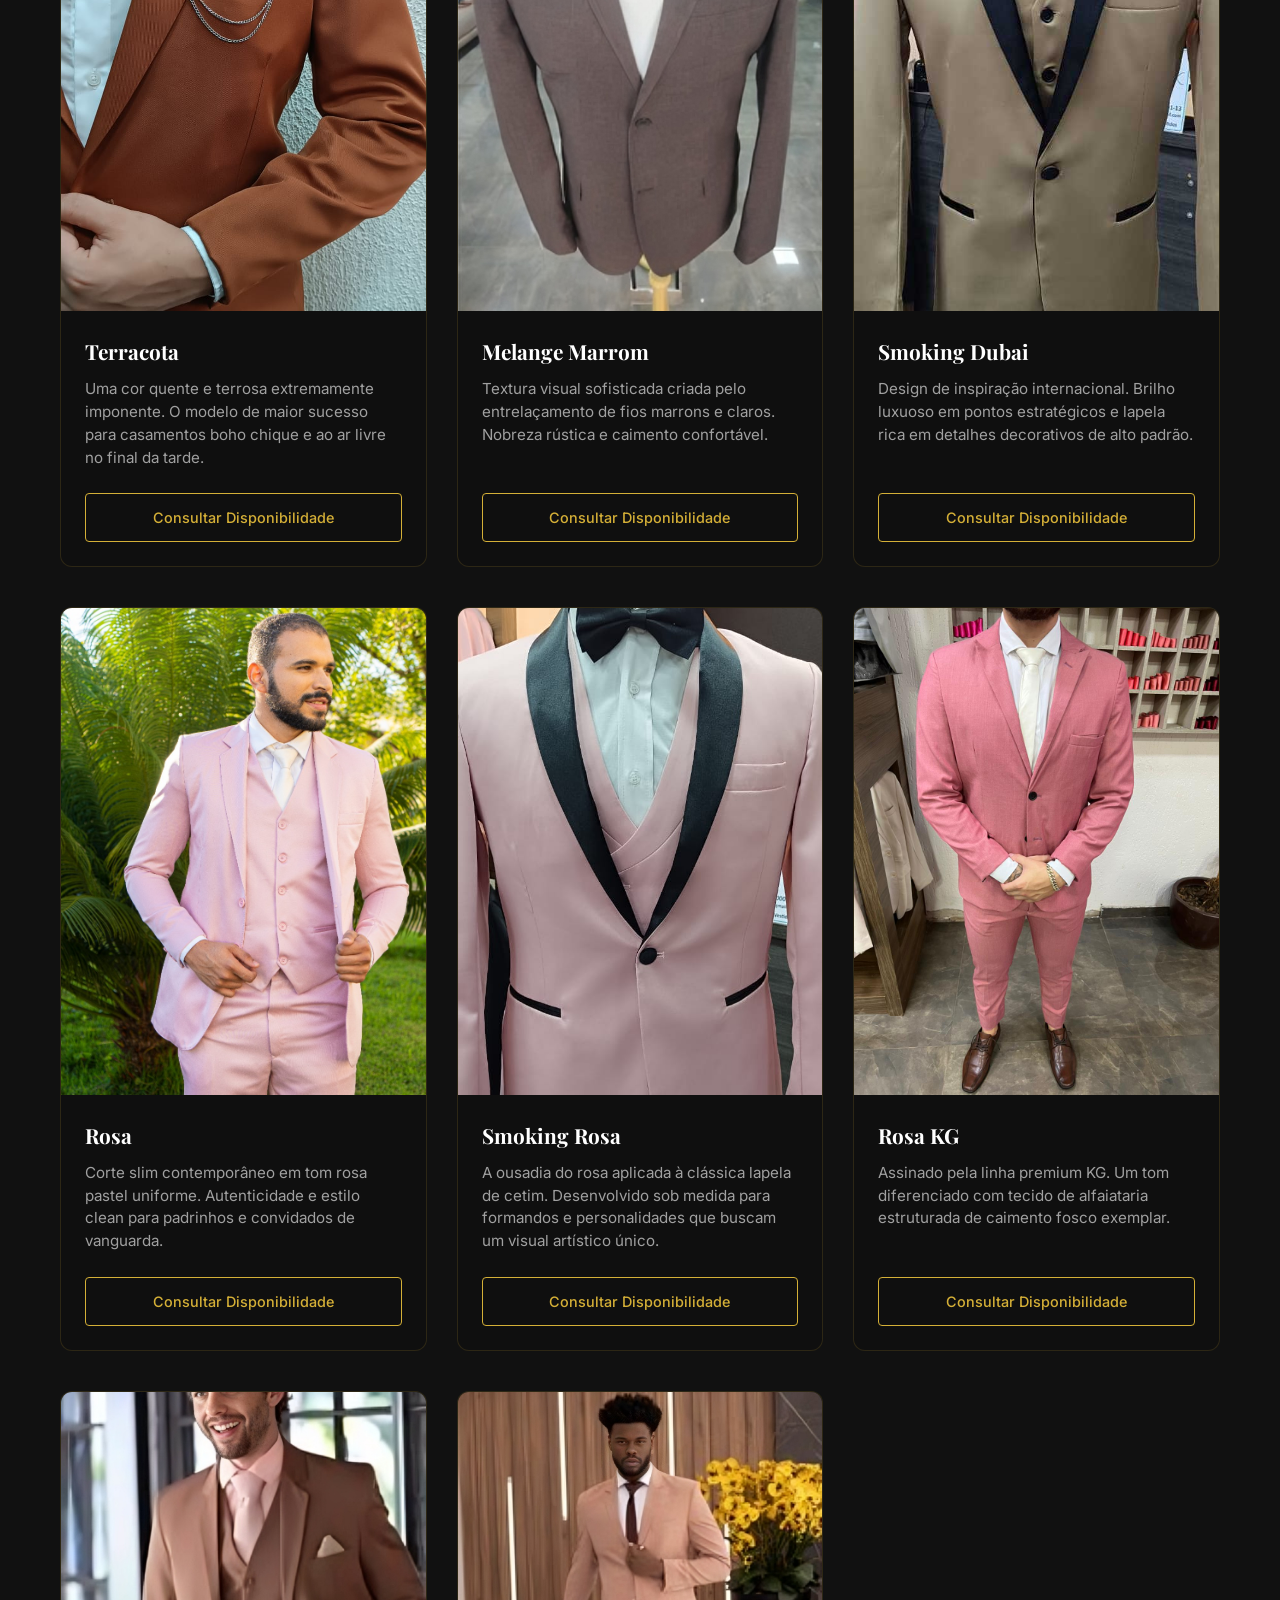
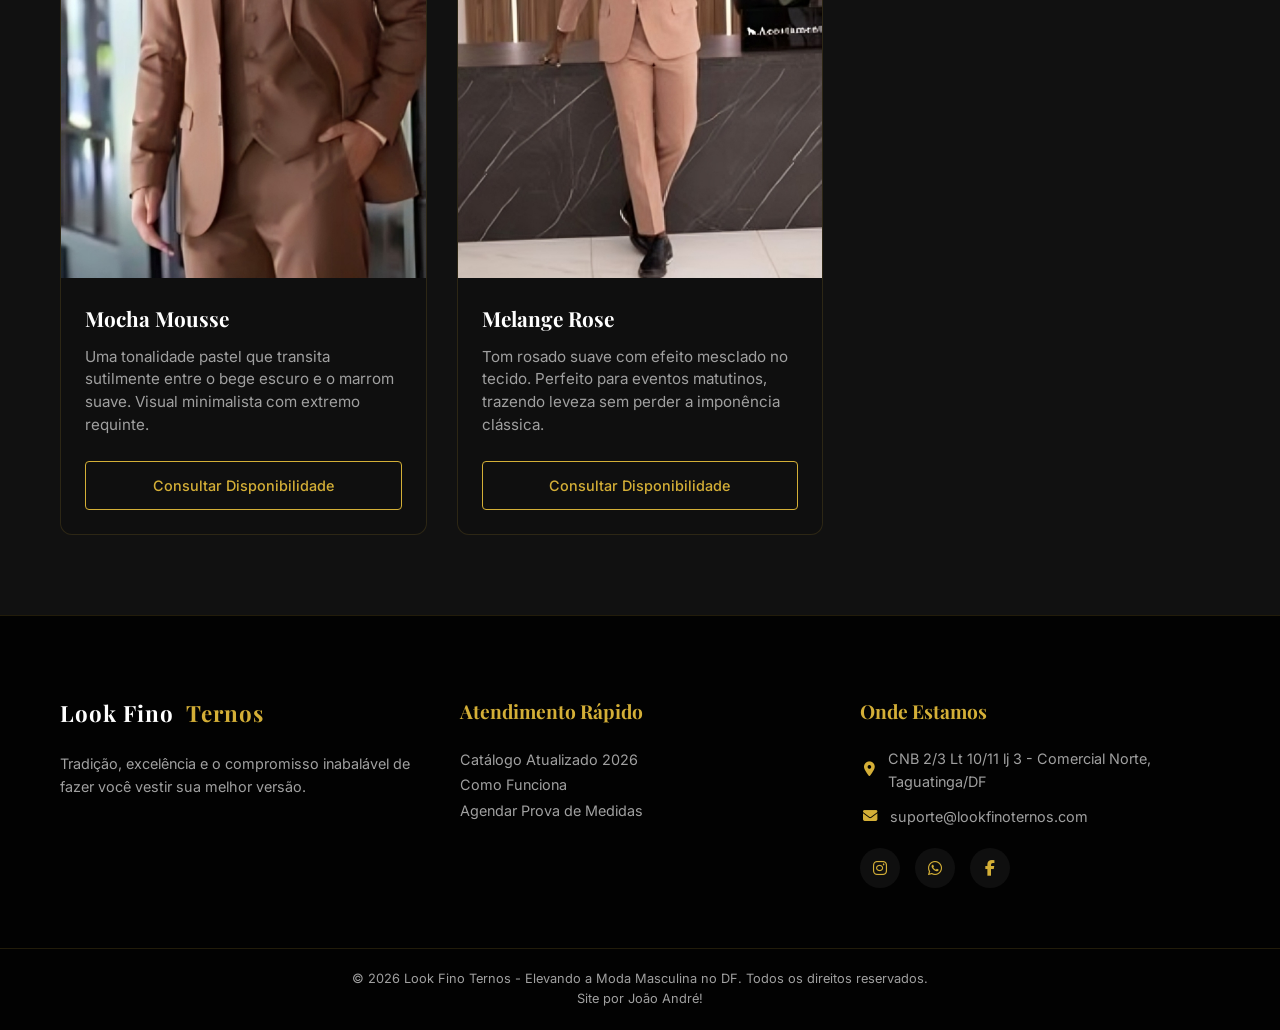
<file: outras_cores.html>
<!DOCTYPE html>
<html lang="pt-BR">
<head>
    <meta charset="UTF-8">
    <meta name="viewport" content="width=device-width, initial-scale=1.0">
    <meta name="description" content="Catálogo Exclusivo de Ternos Brancos, Off-White, Terracota e Tons Especiais - Look Fino. Design conceitual para casamentos e grandes eventos em Taguatinga-DF.">
    <title>Ternos Exclusivos & Tons Especiais | Look Fino Alfaiataria</title>
    
    <link rel="icon" type="image/x-icon" href="img/logo.png">
    
    <!-- Google Fonts -->
    <link rel="preconnect" href="https://fonts.googleapis.com">
    <link rel="preconnect" href="https://fonts.gstatic.com" crossorigin>
    <link href="https://fonts.googleapis.com/css2?family=Inter:wght@300;400;500;600&family=Playfair+Display:ital,wght@0,400;0,600;0,700;1,400&display=swap" rel="stylesheet">
    
    <!-- Font Awesome -->
    <link rel="stylesheet" href="https://cdnjs.cloudflare.com/ajax/libs/font-awesome/6.4.0/css/all.min.css">
    
    <!-- CSS Principal -->
    <link rel="stylesheet" href="style.css">
</head>
<body>

    <!-- Cabeçalho / Navbar -->
    <header class="header">
        <div class="container header__container">
            <a href="index.html" class="header__logo">
                <img src="img/260 x 260 px (1).png" alt="Logo Look Fino" class="header__logo-img">
                <span>Look Fino <em>Ternos</em></span>
            </a>
            
            <div class="menu-overlay"></div>

            <button class="hamburger" aria-label="Abrir menu" aria-expanded="false">
                <span class="hamburger__line"></span>
                <span class="hamburger__line"></span>
                <span class="hamburger__line"></span>
            </button>

            <nav class="navbar">
                <a href="https://wa.me/556135626437" target="_blank" class="btn btn--outline header__btn-mobile">Agendar Prova</a>
                <ul class="navbar__list">
                    <li class="navbar__item"><a href="index.html#catalogo-premium" class="navbar__link">Catálogo</a></li>
                    <li class="navbar__item"><a href="index.html#como-funciona" class="navbar__link">Como Funciona</a></li>
                    <li class="navbar__item"><a href="index.html#faq" class="navbar__link">Dúvidas</a></li>
                    <li class="navbar__item"><a href="index.html#onde-estamos" class="navbar__link">Localização</a></li>
                </ul>
                
            </nav>

            <a href="https://wa.me/556135626437" target="_blank" class="btn btn--outline header__btn-desktop">Agendar Prova</a>
        </div>
    </header>

    <main>
        <!-- Seção Hero Interna -->
        <section class="hero hero--internal">
    <img src="img/logo.png" alt="Tons Especiais e Brancos" class="hero__bg">

    <div class="hero__overlay"></div>

    <div class="container hero__content hero__content--center">
        <span class="hero__subtitle">Exclusividade & Conceito</span>
        <h1 class="hero__title">Tons Especiais & Brancos</h1>
        <p class="hero__text hero__text--center">
            Para homens que ditam tendências. Explore nossa seleção de alfaiataria conceitual, reunindo desde a pureza impecável do Off-White Prada até a sofisticação calorosa do Terracota e tons Melange.
        </p>
    </div>
</section>

        <!-- Grade de Catálogo (11 Cards) -->
        <section class="section catalog-page">
            <div class="container">
                <div class="catalog-grid">
                    
                    <!-- ================= BRANCOS & OFF-WHITE ================= -->

                    <!-- Card 01 -->
                    <div class="model-card">
                        <div class="model-card__img-box">
                            <img src="img/Smoking Branco Gola Bico2.jpeg" alt="Smoking Branco Gola Bico" class="model-card__img">
                        </div>
                        <div class="model-card__info">
                            <h3 class="model-card__title">Smoking Gola Bico</h3>
                            <p class="model-card__desc">Traje de gala branco tradicional com lapela em formato bico acetinada. Ideal para festas temáticas sofisticadas e recepções exclusivas.</p>
                            <a href="https://wa.me/556135626437?text=Olá!%20Gostaria%20de%20saber%20mais%20sobre%20o%20Smoking%20Branco%20Gola%20Bico." target="_blank" class="btn btn--outline btn--full">Consultar Disponibilidade</a>
                        </div>
                    </div>

                    <!-- Card 02 -->
                    <div class="model-card">
                        <div class="model-card__img-box">
                            <img src="img/Smoking branco supreme.jpeg" alt="Smoking Branco Supreme" class="model-card__img">
                        </div>
                        <div class="model-card__info">
                            <h3 class="model-card__title">Smoking Branco Supreme</h3>
                            <p class="model-card__desc">Alinhamento rigoroso e tecido com alvura impecável. Uma peça exuberante desenvolvida para se destacar com maestria absoluta.</p>
                            <a href="https://wa.me/556135626437?text=Olá!%20Gostaria%20de%20saber%20mais%20sobre%20o%20Smoking%20Branco%20Supreme." target="_blank" class="btn btn--outline btn--full">Consultar Disponibilidade</a>
                        </div>
                    </div>

                    <!-- Card 03 -->
                    <div class="model-card">
                        <div class="model-card__img-box">
                            <img src="img/Terno branco Off White1.jpeg" alt="Off-White Prada" class="model-card__img">
                        </div>
                        <div class="model-card__info">
                            <h3 class="model-card__title">Off-White Prada</h3>
                            <p class="model-card__desc">Tom refinado que foge do branco puro, trazendo um visual luxuoso de grife. Corte Slim milimetricamente ajustado, muito querido por noivos modernos.</p>
                            <a href="https://wa.me/556135626437?text=Olá!%20Gostaria%20de%20saber%20mais%20sobre%20o%20terno%20Off-White%20Prada." target="_blank" class="btn btn--outline btn--full">Consultar Disponibilidade</a>
                        </div>
                    </div>

                    <!-- ================= OUTRAS CORES COLETIVAS ================= -->

                    <!-- Card 04 -->
                    <div class="model-card">
                        <div class="model-card__img-box">
                            <img src="img/Terra.jpeg" alt="Terno Terracota" class="model-card__img">
                        </div>
                        <div class="model-card__info">
                            <h3 class="model-card__title">Terracota</h3>
                            <p class="model-card__desc">Uma cor quente e terrosa extremamente imponente. O modelo de maior sucesso para casamentos boho chique e ao ar livre no final da tarde.</p>
                            <a href="https://wa.me/556135626437?text=Olá!%20Gostaria%20de%20saber%20mais%20sobre%20o%20terno%20Terracota." target="_blank" class="btn btn--outline btn--full">Consultar Disponibilidade</a>
                        </div>
                    </div>

                    <!-- Card 05 -->
                    <div class="model-card">
                        <div class="model-card__img-box">
                            <img src="img/MM.jpg" alt="Terno Melange Marrom" class="model-card__img">
                        </div>
                        <div class="model-card__info">
                            <h3 class="model-card__title">Melange Marrom</h3>
                            <p class="model-card__desc">Textura visual sofisticada criada pelo entrelaçamento de fios marrons e claros. Nobreza rústica e caimento confortável.</p>
                            <a href="https://wa.me/556135626437?text=Olá!%20Gostaria%20de%20saber%20mais%20sobre%20o%20terno%20Melange%20Marrom." target="_blank" class="btn btn--outline btn--full">Consultar Disponibilidade</a>
                        </div>
                    </div>

                    <!-- Card 06 -->
                     <div class="model-card">
                        <div class="model-card__img-box">
                            <img src="img/Smoking Dubai Gola Xale.jpg" alt="Smoking Dubai" class="model-card__img">
                        </div>
                        <div class="model-card__info">
                            <h3 class="model-card__title">Smoking Dubai</h3>
                            <p class="model-card__desc">Design de inspiração internacional. Brilho luxuoso em pontos estratégicos e lapela rica em detalhes decorativos de alto padrão.</p>
                            <a href="https://wa.me/556135626437?text=Olá!%20Gostaria%20de%20saber%20mais%20sobre%20o%20Smoking%20Dubai." target="_blank" class="btn btn--outline btn--full">Consultar Disponibilidade</a>
                        </div>
                    </div>
                    

                    <!-- Card 07 -->
                    <div class="model-card">
                        <div class="model-card__img-box">
                            <img src="img/SLIM ROSA BB.jpg" alt="Terno Rosa" class="model-card__img">
                        </div>
                        <div class="model-card__info">
                            <h3 class="model-card__title">Rosa</h3>
                            <p class="model-card__desc">Corte slim contemporâneo em tom rosa pastel uniforme. Autenticidade e estilo clean para padrinhos e convidados de vanguarda.</p>
                            <a href="https://wa.me/556135626437?text=Olá!%20Gostaria%20de%20saber%20mais%20sobre%20o%20terno%20Rosa." target="_blank" class="btn btn--outline btn--full">Consultar Disponibilidade</a>
                        </div>
                    </div>

                    <!-- Card 08 -->
                    <div class="model-card">
                        <div class="model-card__img-box">
                            <img src="img/Smoking Rosa B Gola Xale.jpg" alt="Smoking Rosa" class="model-card__img">
                        </div>
                        <div class="model-card__info">
                            <h3 class="model-card__title">Smoking Rosa</h3>
                            <p class="model-card__desc">A ousadia do rosa aplicada à clássica lapela de cetim. Desenvolvido sob medida para formandos e personalidades que buscam um visual artístico único.</p>
                            <a href="https://wa.me/556135626437?text=Olá!%20Gostaria%20de%20saber%20mais%20sobre%20o%20Smoking%20Rosa." target="_blank" class="btn btn--outline btn--full">Consultar Disponibilidade</a>
                        </div>
                    </div>

                    <!-- Card 09 -->
                    <div class="model-card">
                        <div class="model-card__img-box">
                            <img src="img/Terno Rosa KG5.jpeg" alt="Terno Rosa KG" class="model-card__img">
                        </div>
                        <div class="model-card__info">
                            <h3 class="model-card__title">Rosa KG</h3>
                            <p class="model-card__desc">Assinado pela linha premium KG. Um tom diferenciado com tecido de alfaiataria estruturada de caimento fosco exemplar.</p>
                            <a href="https://wa.me/556135626437?text=Olá!%20Gostaria%20de%20saber%20mais%20sobre%20o%20terno%20Rosa%20KG." target="_blank" class="btn btn--outline btn--full">Consultar Disponibilidade</a>
                        </div>
                    </div>

                    <!-- Card 10 -->
                    <div class="model-card">
                        <div class="model-card__img-box">
                            <img src="img/Mocha Mousse.jpg" alt="Terno Mocha Mousse" class="model-card__img">
                        </div>
                        <div class="model-card__info">
                            <h3 class="model-card__title">Mocha Mousse</h3>
                            <p class="model-card__desc">Uma tonalidade pastel que transita sutilmente entre o bege escuro e o marrom suave. Visual minimalista com extremo requinte.</p>
                            <a href="https://wa.me/556135626437?text=Olá!%20Gostaria%20de%20saber%20mais%20sobre%20o%20terno%20Mocha%20Mousse." target="_blank" class="btn btn--outline btn--full">Consultar Disponibilidade</a>
                        </div>
                    </div>

                    <!-- Card 11 -->
                     <div class="model-card">
                        <div class="model-card__img-box">
                            <img src="img/melange1.jpg" alt="Terno Melange Rose" class="model-card__img">
                        </div>
                        <div class="model-card__info">
                            <h3 class="model-card__title">Melange Rose</h3>
                            <p class="model-card__desc">Tom rosado suave com efeito mesclado no tecido. Perfeito para eventos matutinos, trazendo leveza sem perder a imponência clássica.</p>
                            <a href="https://wa.me/556135626437?text=Olá!%20Gostaria%20de%20saber%20mais%20sobre%20o%20terno%20Melange%20Rose." target="_blank" class="btn btn--outline btn--full">Consultar Disponibilidade</a>
                        </div>
                    </div>
                    

                </div>
            </div>
        </section>
    </main>

    <!-- Rodapé -->
    <footer class="footer">
        <div class="container footer__container">
            <div class="footer__brand">
                <a href="index.html" class="header__logo">Look Fino <span>Ternos</span></a>
                <p class="footer__text">Tradição, excelência e o compromisso inabalável de fazer você vestir sua melhor versão.</p>
            </div>
            
            <div class="footer__links">
                <h4 class="footer__title">Atendimento Rápido</h4>
                <ul>
                    <li><a href="index.html#catalogo-premium">Catálogo Atualizado 2026</a></li>
                    <li><a href="index.html#como-funciona">Como Funciona</a></li>
                    <li><a href="https://wa.me/556135626437">Agendar Prova de Medidas</a></li>
                </ul>
            </div>

            <div class="footer__contact">
                <h4 class="footer__title">Onde Estamos</h4>
                <p><i class="fa-solid fa-location-dot"></i> CNB 2/3 Lt 10/11 lj 3 - Comercial Norte, Taguatinga/DF</p>
                <p><i class="fa-solid fa-envelope"></i> suporte@lookfinoternos.com</p>
                
                <div class="footer__socials">
                    <a href="https://www.instagram.com/lookfinoternosoficial/" target="_blank"><i class="fa-brands fa-instagram"></i></a>
                    <a href="https://wa.me/556135626437" target="_blank"><i class="fa-brands fa-whatsapp"></i></a>
                    <a href="https://www.facebook.com/lookfinoternosoficial/" target="_blank"><i class="fa-brands fa-facebook-f"></i></a>
                </div>
            </div>
        </div>
        <div class="footer__bottom">
            <p>&copy; 2026 Look Fino Ternos - Elevando a Moda Masculina no DF. Todos os direitos reservados.</p>
            <p><a href="https://www.linkedin.com/in/jo%C3%A3o-cardoso-b63293276/" target="_blank">Site por João André!</a></p>
        </div>
    </footer>

    <script src="script.js"></script>
</body>
</html>
</file>
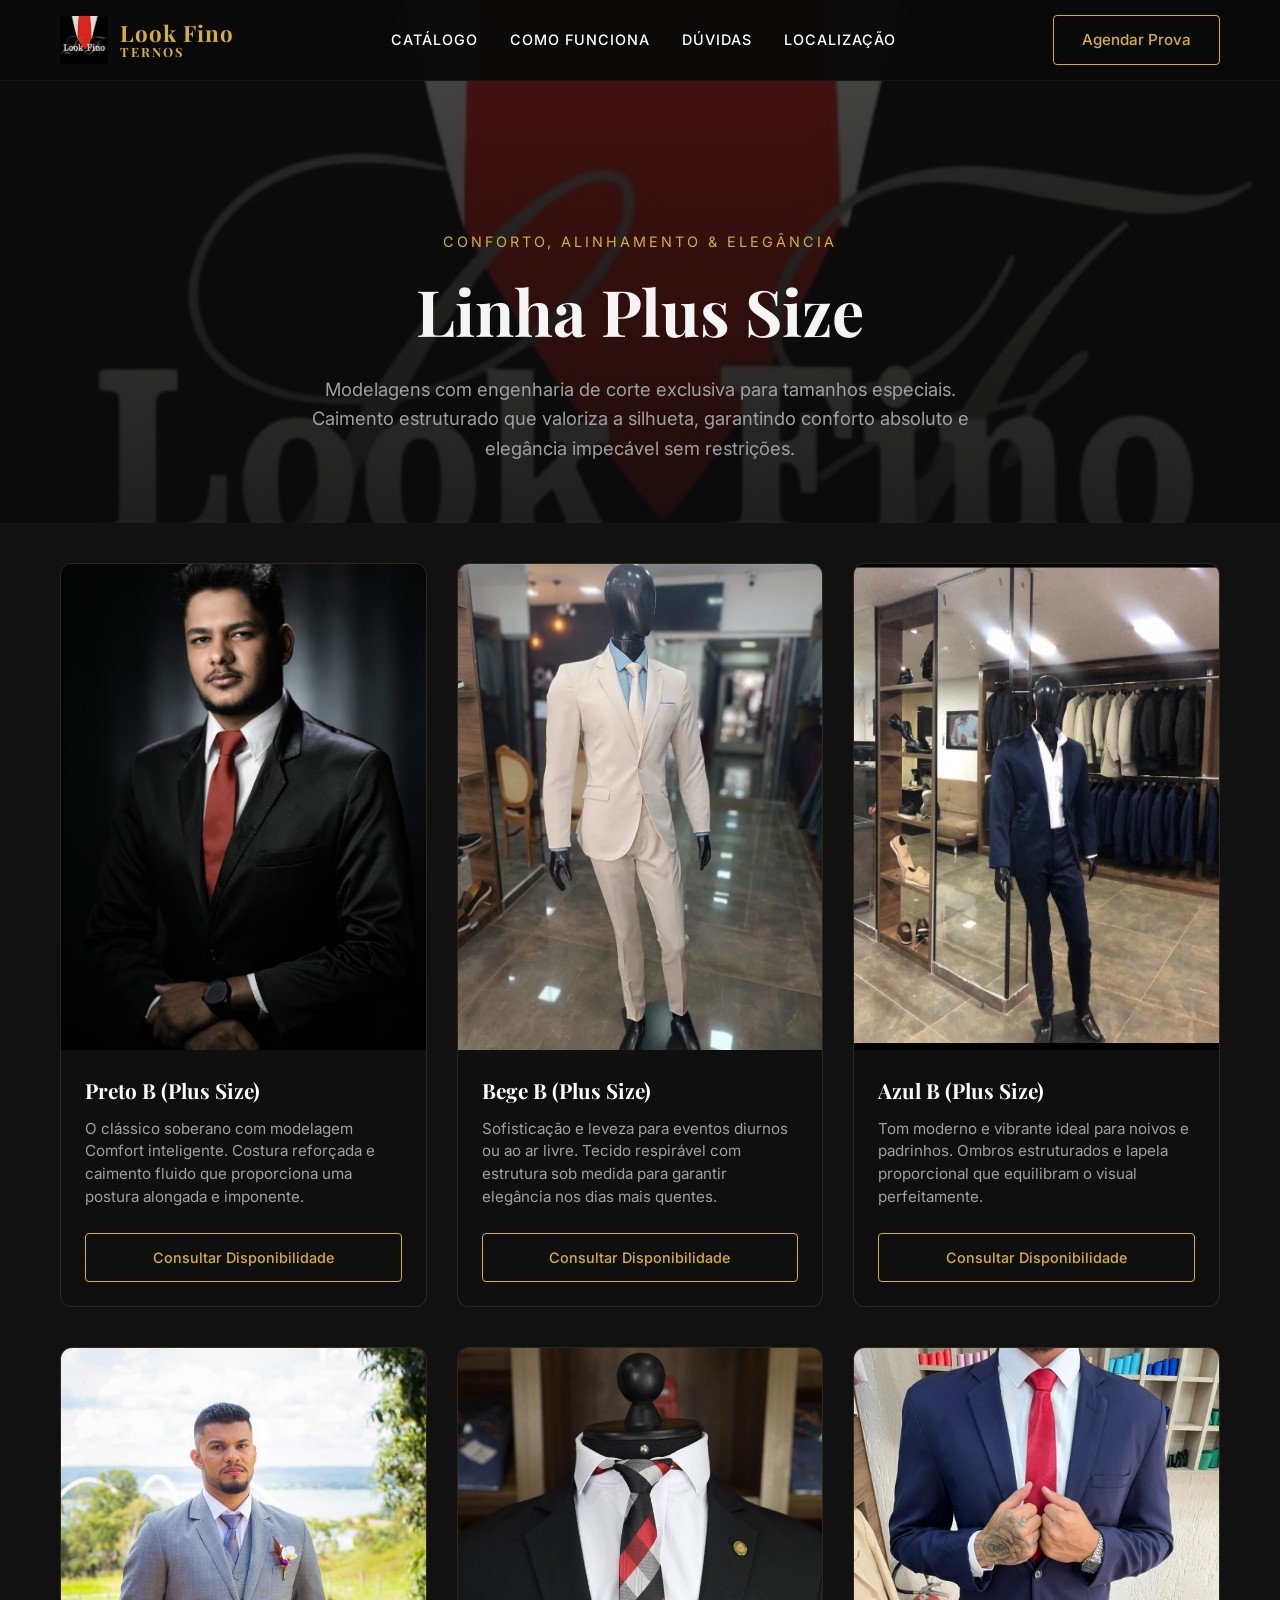
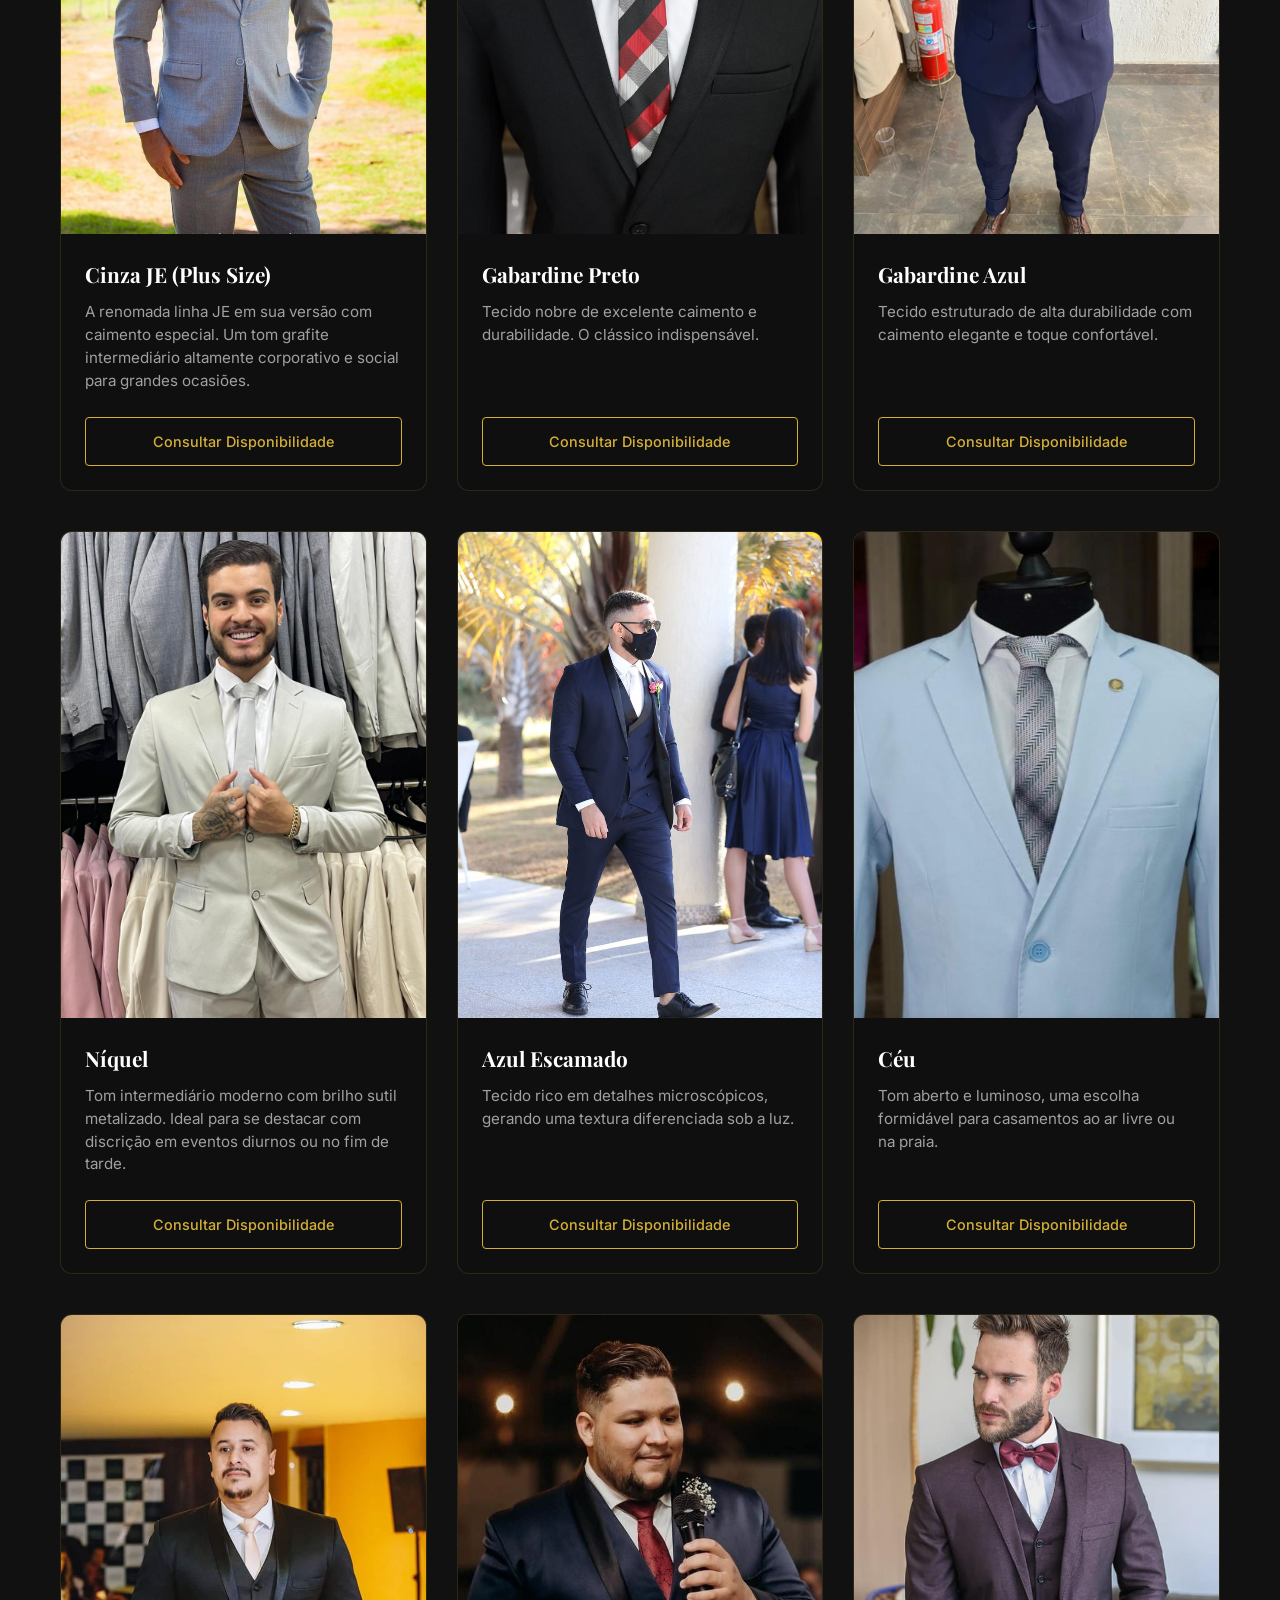
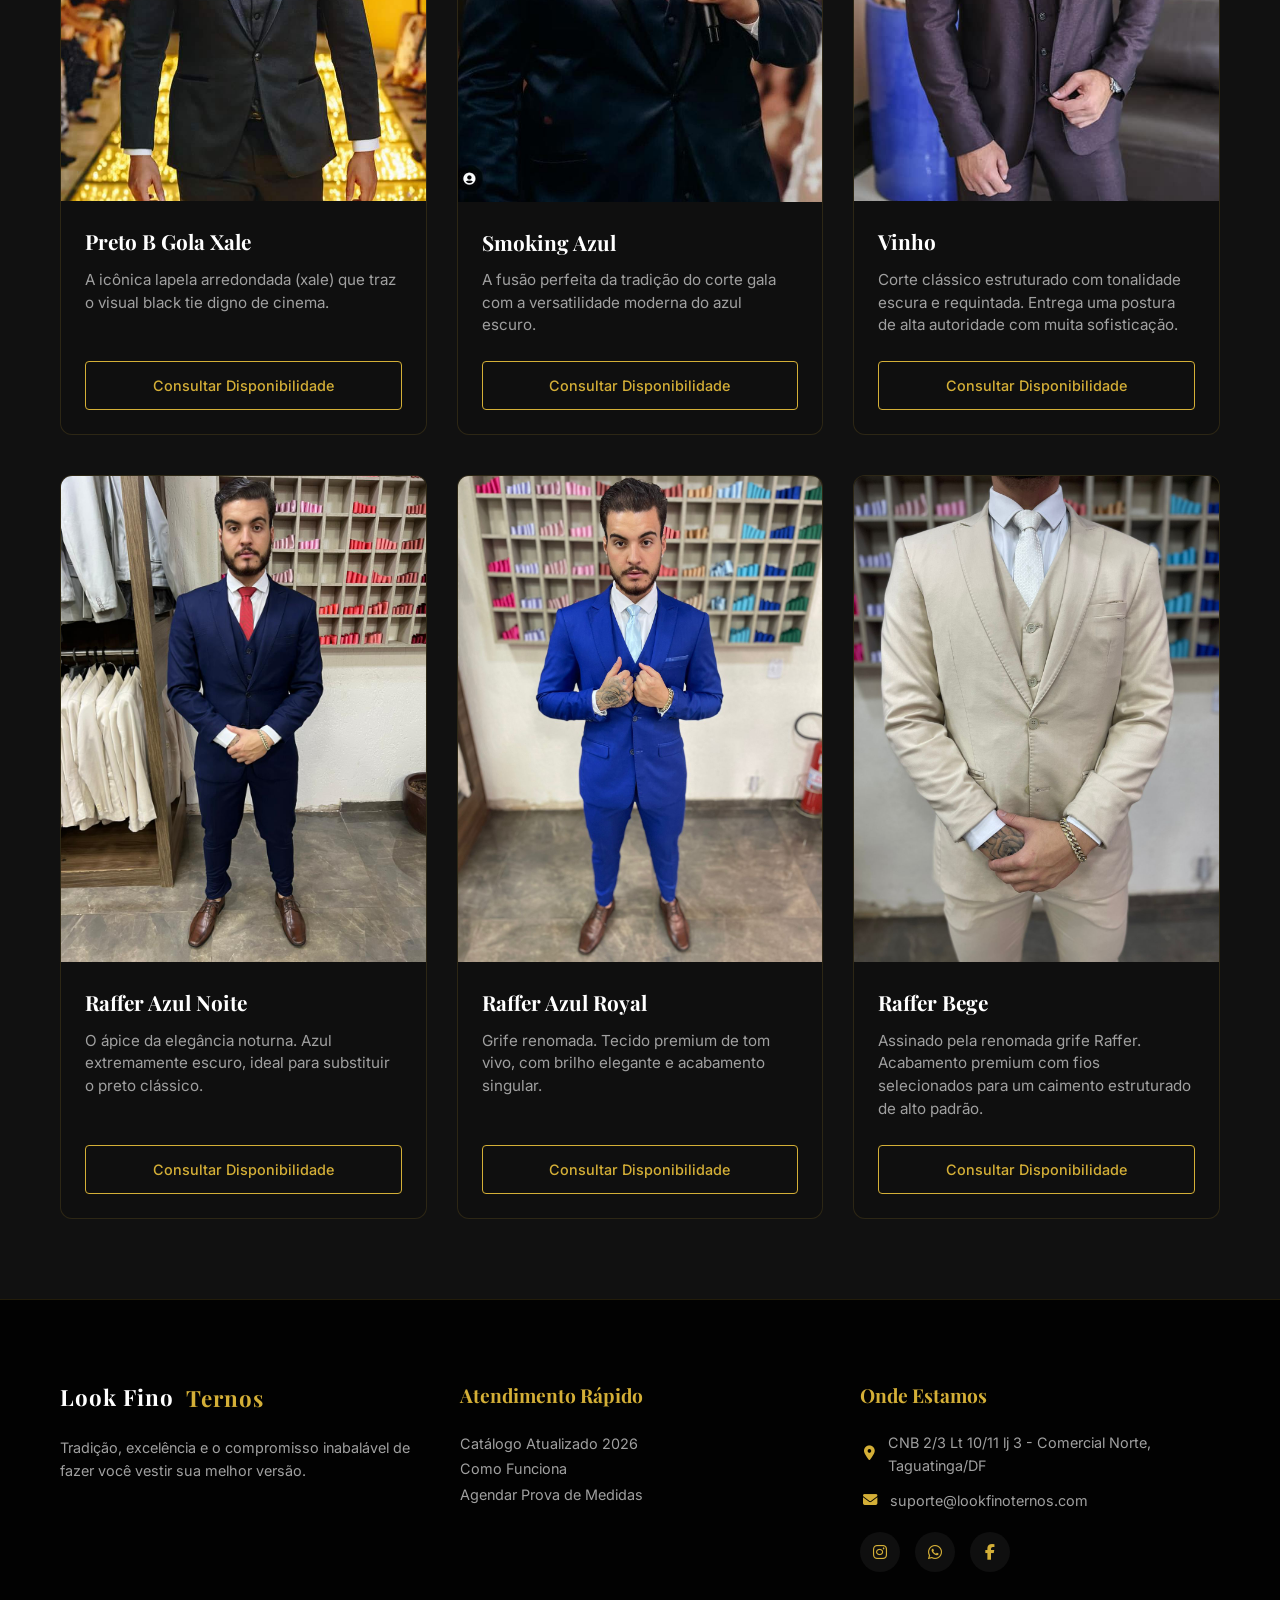
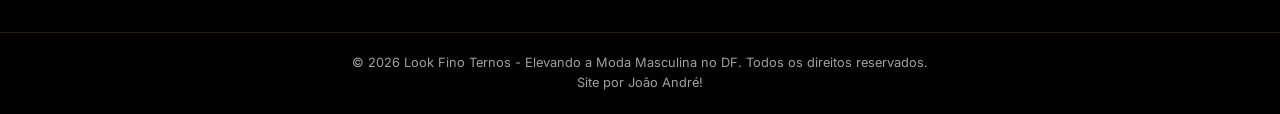
<file: plus_size.html>
<!DOCTYPE html>
<html lang="pt-BR">
<head>
    <meta charset="UTF-8">
    <meta name="viewport" content="width=device-width, initial-scale=1.0">
    <meta name="description" content="Catálogo de Ternos Plus Size Premium - Look Fino. Do Preto B ao Cinza JE, encontre ternos com corte perfeito, conforto e caimento sob medida em Taguatinga-DF.">
    <title>Ternos Plus Size | Look Fino Alfaiataria</title>
    
    <link rel="icon" type="image/x-icon" href="img/logo.png">
    
    <!-- Google Fonts -->
    <link rel="preconnect" href="https://fonts.googleapis.com">
    <link rel="preconnect" href="https://fonts.gstatic.com" crossorigin>
    <link href="https://fonts.googleapis.com/css2?family=Inter:wght@300;400;500;600&family=Playfair+Display:ital,wght@0,400;0,600;0,700;1,400&display=swap" rel="stylesheet">
    
    <!-- Font Awesome -->
    <link rel="stylesheet" href="https://cdnjs.cloudflare.com/ajax/libs/font-awesome/6.4.0/css/all.min.css">
    
    <!-- CSS Principal -->
    <link rel="stylesheet" href="style.css">
</head>
<body>

    <!-- Cabeçalho / Navbar -->
    <header class="header">
        <div class="container header__container">
            <a href="index.html" class="header__logo">
                <img src="img/260 x 260 px (1).png" alt="Logo Look Fino" class="header__logo-img">
                <span>Look Fino <em>Ternos</em></span>
            </a>
            
            <div class="menu-overlay"></div>

            <button class="hamburger" aria-label="Abrir menu" aria-expanded="false">
                <span class="hamburger__line"></span>
                <span class="hamburger__line"></span>
                <span class="hamburger__line"></span>
            </button>

            <nav class="navbar">
                <a href="https://wa.me/556135626437" target="_blank" class="btn btn--outline header__btn-mobile">Agendar Prova</a>
                <ul class="navbar__list">
                    <li class="navbar__item"><a href="index.html#catalogo-premium" class="navbar__link">Catálogo</a></li>
                    <li class="navbar__item"><a href="index.html#como-funciona" class="navbar__link">Como Funciona</a></li>
                    <li class="navbar__item"><a href="index.html#faq" class="navbar__link">Dúvidas</a></li>
                    <li class="navbar__item"><a href="index.html#onde-estamos" class="navbar__link">Localização</a></li>
                </ul>
                
            </nav>

            <a href="https://wa.me/556135626437" target="_blank" class="btn btn--outline header__btn-desktop">Agendar Prova</a>
        </div>
    </header>

    <main>
        <!-- Seção Hero Interna -->
        <section class="hero hero--internal">
    <img src="img/logo.png" alt="Linha Plus Size" class="hero__bg">

    <div class="hero__overlay"></div>

    <div class="container hero__content hero__content--center">
        <span class="hero__subtitle">Conforto, Alinhamento & Elegância</span>
        <h1 class="hero__title">Linha Plus Size</h1>
        <p class="hero__text hero__text--center">
            Modelagens com engenharia de corte exclusiva para tamanhos especiais. Caimento estruturado que valoriza a silhueta, garantindo conforto absoluto e elegância impecável sem restrições.
        </p>
    </div>
</section>

        <!-- Grade de Catálogo (4 Cards Especiais) -->
        <section class="section catalog-page">
            <div class="container">
                <div class="catalog-grid">
                    
                    <!-- Card 01 -->
                    <div class="model-card">
                        <div class="model-card__img-box">
                            <img src="img/A preto b 1.jpeg" alt="Terno Plus Size Preto B" class="model-card__img">
                        </div>
                        <div class="model-card__info">
                            <h3 class="model-card__title">Preto B (Plus Size)</h3>
                            <p class="model-card__desc">O clássico soberano com modelagem Comfort inteligente. Costura reforçada e caimento fluido que proporciona uma postura alongada e imponente.</p>
                            <a href="https://wa.me/556135626437?text=Olá!%20Gostaria%20de%20saber%20mais%20sobre%20o%20terno%20Preto%20B%20Plus%20Size." target="_blank" class="btn btn--outline btn--full">Consultar Disponibilidade</a>
                        </div>
                    </div>

                    <!-- Card 02 -->
                    <div class="model-card">
                        <div class="model-card__img-box">
                            <img src="img/bege B.jpg" alt="Terno Plus Size Bege B" class="model-card__img">
                        </div>
                        <div class="model-card__info">
                            <h3 class="model-card__title">Bege B (Plus Size)</h3>
                            <p class="model-card__desc">Sofisticação e leveza para eventos diurnos ou ao ar livre. Tecido respirável com estrutura sob medida para garantir elegância nos dias mais quentes.</p>
                            <a href="https://wa.me/556135626437?text=Olá!%20Gostaria%20de%20saber%20mais%20sobre%20o%20terno%20Bege%20B%20Plus%20Size." target="_blank" class="btn btn--outline btn--full">Consultar Disponibilidade</a>
                        </div>
                    </div>

                    <!-- Card 03 -->
                    <div class="model-card">
                        <div class="model-card__img-box">
                            <img src="img/AZUL B1.jpeg" alt="Terno Plus Size Azul B" class="model-card__img">
                        </div>
                        <div class="model-card__info">
                            <h3 class="model-card__title">Azul B (Plus Size)</h3>
                            <p class="model-card__desc">Tom moderno e vibrante ideal para noivos e padrinhos. Ombros estruturados e lapela proporcional que equilibram o visual perfeitamente.</p>
                            <a href="https://wa.me/556135626437?text=Olá!%20Gostaria%20de%20saber%20mais%20sobre%20o%20terno%20Azul%20B%20Plus%20Size." target="_blank" class="btn btn--outline btn--full">Consultar Disponibilidade</a>
                        </div>
                    </div>

                    <!-- Card 04 -->
                    <div class="model-card">
                        <div class="model-card__img-box">
                            <img src="img/CINZA MEDIO CINZA JE.jpg" alt="Terno Plus Size Cinza JE" class="model-card__img">
                        </div>
                        <div class="model-card__info">
                            <h3 class="model-card__title">Cinza JE (Plus Size)</h3>
                            <p class="model-card__desc">A renomada linha JE em sua versão com caimento especial. Um tom grafite intermediário altamente corporativo e social para grandes ocasiões.</p>
                            <a href="https://wa.me/556135626437?text=Olá!%20Gostaria%20de%20saber%20mais%20sobre%20o%20terno%20Cinza%20JE%20Plus%20Size." target="_blank" class="btn btn--outline btn--full">Consultar Disponibilidade</a>
                        </div>
                    </div>

                    <div class="model-card">
                        <div class="model-card__img-box">
                            <img src="img/PRETO GB.jpeg" alt="Gabardine Preto" class="model-card__img">
                        </div>
                        <div class="model-card__info">
                            <h3 class="model-card__title">Gabardine Preto</h3>
                            <p class="model-card__desc">Tecido nobre de excelente caimento e durabilidade. O clássico indispensável.</p>
                            <a href="https://wa.me/556135626437?text=Olá!%20Gostaria%20de%20saber%20mais%20sobre%20o%20terno%20Gabardine%20Preto." target="_blank" class="btn btn--outline btn--full">Consultar Disponibilidade</a>
                        </div>
                    </div>

                    <div class="model-card">
                        <div class="model-card__img-box">
                            <img src="img/Azul Gabardine 2.jpeg" alt="Gabardine Azul" class="model-card__img">
                        </div>
                        <div class="model-card__info">
                            <h3 class="model-card__title">Gabardine Azul</h3>
                            <p class="model-card__desc">Tecido estruturado de alta durabilidade com caimento elegante e toque confortável.</p>
                            <a href="https://wa.me/556135626437?text=Olá!%20Gostaria%20de%20saber%20mais%20sobre%20o%20terno%20Gabardine%20Azul." target="_blank" class="btn btn--outline btn--full">Consultar Disponibilidade</a>
                        </div>
                    </div>

                    <div class="model-card">
                        <div class="model-card__img-box">
                            <img src="img/Níquel.jpeg" alt="Terno Níquel" class="model-card__img">
                        </div>
                        <div class="model-card__info">
                            <h3 class="model-card__title">Níquel</h3>
                            <p class="model-card__desc">Tom intermediário moderno com brilho sutil metalizado. Ideal para se destacar com discrição em eventos diurnos ou no fim de tarde.</p>
                            <a href="https://wa.me/556135626437?text=Olá!%20Gostaria%20de%20saber%20mais%20sobre%20o%20terno%20Níquel." target="_blank" class="btn btn--outline btn--full">Consultar Disponibilidade</a>
                        </div>
                    </div>

                    <div class="model-card">
                        <div class="model-card__img-box">
                            <img src="img/Rafael Lopes de Souza usando o smok azul scamado.jfif" alt="Azul Escamado" class="model-card__img">
                        </div>
                        <div class="model-card__info">
                            <h3 class="model-card__title">Azul Escamado</h3>
                            <p class="model-card__desc">Tecido rico em detalhes microscópicos, gerando uma textura diferenciada sob a luz.</p>
                            <a href="https://wa.me/556135626437?text=Olá!%20Gostaria%20de%20saber%20mais%20sobre%20o%20terno%20Azul%20Escamado." target="_blank" class="btn btn--outline btn--full">Consultar Disponibilidade</a>
                        </div>
                    </div>

                    <div class="model-card">
                        <div class="model-card__img-box">
                            <img src="img/A Azul bebe PAD 2.jpeg" alt="Azul Céu" class="model-card__img">
                        </div>
                        <div class="model-card__info">
                            <h3 class="model-card__title">Céu</h3>
                            <p class="model-card__desc">Tom aberto e luminoso, uma escolha formidável para casamentos ao ar livre ou na praia.</p>
                            <a href="https://wa.me/556135626437?text=Olá!%20Gostaria%20de%20saber%20mais%20sobre%20o%20terno%20Azul%20Céu." target="_blank" class="btn btn--outline btn--full">Consultar Disponibilidade</a>
                        </div>
                    </div>

                    <div class="model-card">
                        <div class="model-card__img-box">
                            <img src="img/Smoking Preto Gola Shawl.jpg" alt="Smoking Preto B Gola Xale" class="model-card__img">
                        </div>
                        <div class="model-card__info">
                            <h3 class="model-card__title">Preto B Gola Xale</h3>
                            <p class="model-card__desc">A icônica lapela arredondada (xale) que traz o visual black tie digno de cinema.</p>
                            <a href="https://wa.me/556135626437?text=Olá!%20Gostaria%20de%20saber%20mais%20sobre%20o%20Smoking%20Preto%20B%20Gola%20Xale." target="_blank" class="btn btn--outline btn--full">Consultar Disponibilidade</a>
                        </div>
                    </div>

                    <div class="model-card">
                        <div class="model-card__img-box">
                            <img src="img/azul smo.jpeg" alt="Smoking Azul" class="model-card__img">
                        </div>
                        <div class="model-card__info">
                            <h3 class="model-card__title">Smoking Azul</h3>
                            <p class="model-card__desc">A fusão perfeita da tradição do corte gala com a versatilidade moderna do azul escuro.</p>
                            <a href="https://wa.me/556135626437?text=Olá!%20Gostaria%20de%20saber%20mais%20sobre%20o%20Smoking%20Azul." target="_blank" class="btn btn--outline btn--full">Consultar Disponibilidade</a>
                        </div>
                    </div>

                    <div class="model-card">
                        <div class="model-card__img-box">
                            <img src="img/TERNO SLIM VINHO PV01 SPLIND TERNOS .jpg" alt="Terno Vinho" class="model-card__img">
                        </div>
                        <div class="model-card__info">
                            <h3 class="model-card__title">Vinho</h3>
                            <p class="model-card__desc">Corte clássico estruturado com tonalidade escura e requintada. Entrega uma postura de alta autoridade com muita sofisticação.</p>
                            <a href="https://wa.me/556135626437?text=Olá!%20Gostaria%20de%20saber%20mais%20sobre%20o%20terno%20Vinho." target="_blank" class="btn btn--outline btn--full">Consultar Disponibilidade</a>
                        </div>
                    </div>

                    <div class="model-card">
                        <div class="model-card__img-box">
                            <img src="img/Terno Raffer Azul Noite4.jpeg" alt="Raffer Azul Noite" class="model-card__img">
                        </div>
                        <div class="model-card__info">
                            <h3 class="model-card__title">Raffer Azul Noite</h3>
                            <p class="model-card__desc">O ápice da elegância noturna. Azul extremamente escuro, ideal para substituir o preto clássico.</p>
                            <a href="https://wa.me/556135626437?text=Olá!%20Gostaria%20de%20saber%20mais%20sobre%20o%20terno%20Raffer%20Azul%20Noite." target="_blank" class="btn btn--outline btn--full">Consultar Disponibilidade</a>
                        </div>
                    </div>

                    <div class="model-card">
                        <div class="model-card__img-box">
                            <img src="img/RAFFER AZUL ROYAL 5.jpeg" alt="Raffer Azul Royal" class="model-card__img">
                        </div>
                        <div class="model-card__info">
                            <h3 class="model-card__title">Raffer Azul Royal</h3>
                            <p class="model-card__desc">Grife renomada. Tecido premium de tom vivo, com brilho elegante e acabamento singular.</p>
                            <a href="https://wa.me/556135626437?text=Olá!%20Gostaria%20de%20saber%20mais%20sobre%20o%20terno%20Raffer%20Azul%20Royal." target="_blank" class="btn btn--outline btn--full">Consultar Disponibilidade</a>
                        </div>
                    </div>

                    <div class="model-card">
                        <div class="model-card__img-box">
                            <img src="img/RAFFER SUPREME BEGE 6.jpeg" alt="Terno Raffer Bege" class="model-card__img">
                        </div>
                        <div class="model-card__info">
                            <h3 class="model-card__title">Raffer Bege</h3>
                            <p class="model-card__desc">Assinado pela renomada grife Raffer. Acabamento premium com fios selecionados para um caimento estruturado de alto padrão.</p>
                            <a href="https://wa.me/556135626437?text=Olá!%20Gostaria%20de%20saber%20mais%20sobre%20o%20terno%20Raffer%20Bege." target="_blank" class="btn btn--outline btn--full">Consultar Disponibilidade</a>
                        </div>
                    </div>

                </div>
            </div>
        </section>
    </main>

    <!-- Rodapé -->
    <footer class="footer">
        <div class="container footer__container">
            <div class="footer__brand">
                <a href="index.html" class="header__logo">Look Fino <span>Ternos</span></a>
                <p class="footer__text">Tradição, excelência e o compromisso inabalável de fazer você vestir sua melhor versão.</p>
            </div>
            
            <div class="footer__links">
                <h4 class="footer__title">Atendimento Rápido</h4>
                <ul>
                    <li><a href="index.html#catalogo-premium">Catálogo Atualizado 2026</a></li>
                    <li><a href="index.html#como-funciona">Como Funciona</a></li>
                    <li><a href="https://wa.me/556135626437">Agendar Prova de Medidas</a></li>
                </ul>
            </div>

            <div class="footer__contact">
                <h4 class="footer__title">Onde Estamos</h4>
                <p><i class="fa-solid fa-location-dot"></i> CNB 2/3 Lt 10/11 lj 3 - Comercial Norte, Taguatinga/DF</p>
                <p><i class="fa-solid fa-envelope"></i> suporte@lookfinoternos.com</p>
                
                <div class="footer__socials">
                    <a href="https://www.instagram.com/lookfinoternosoficial/" target="_blank"><i class="fa-brands fa-instagram"></i></a>
                    <a href="https://wa.me/556135626437" target="_blank"><i class="fa-brands fa-whatsapp"></i></a>
                    <a href="https://www.facebook.com/lookfinoternosoficial/" target="_blank"><i class="fa-brands fa-facebook-f"></i></a>
                </div>
            </div>
        </div>
        <div class="footer__bottom">
            <p>&copy; 2026 Look Fino Ternos - Elevando a Moda Masculina no DF. Todos os direitos reservados.</p>
            <p><a href="https://www.linkedin.com/in/jo%C3%A3o-cardoso-b63293276/" target="_blank">Site por João André!</a></p>
        </div>
    </footer>

    <script src="script.js"></script>
</body>
</html>
</file>
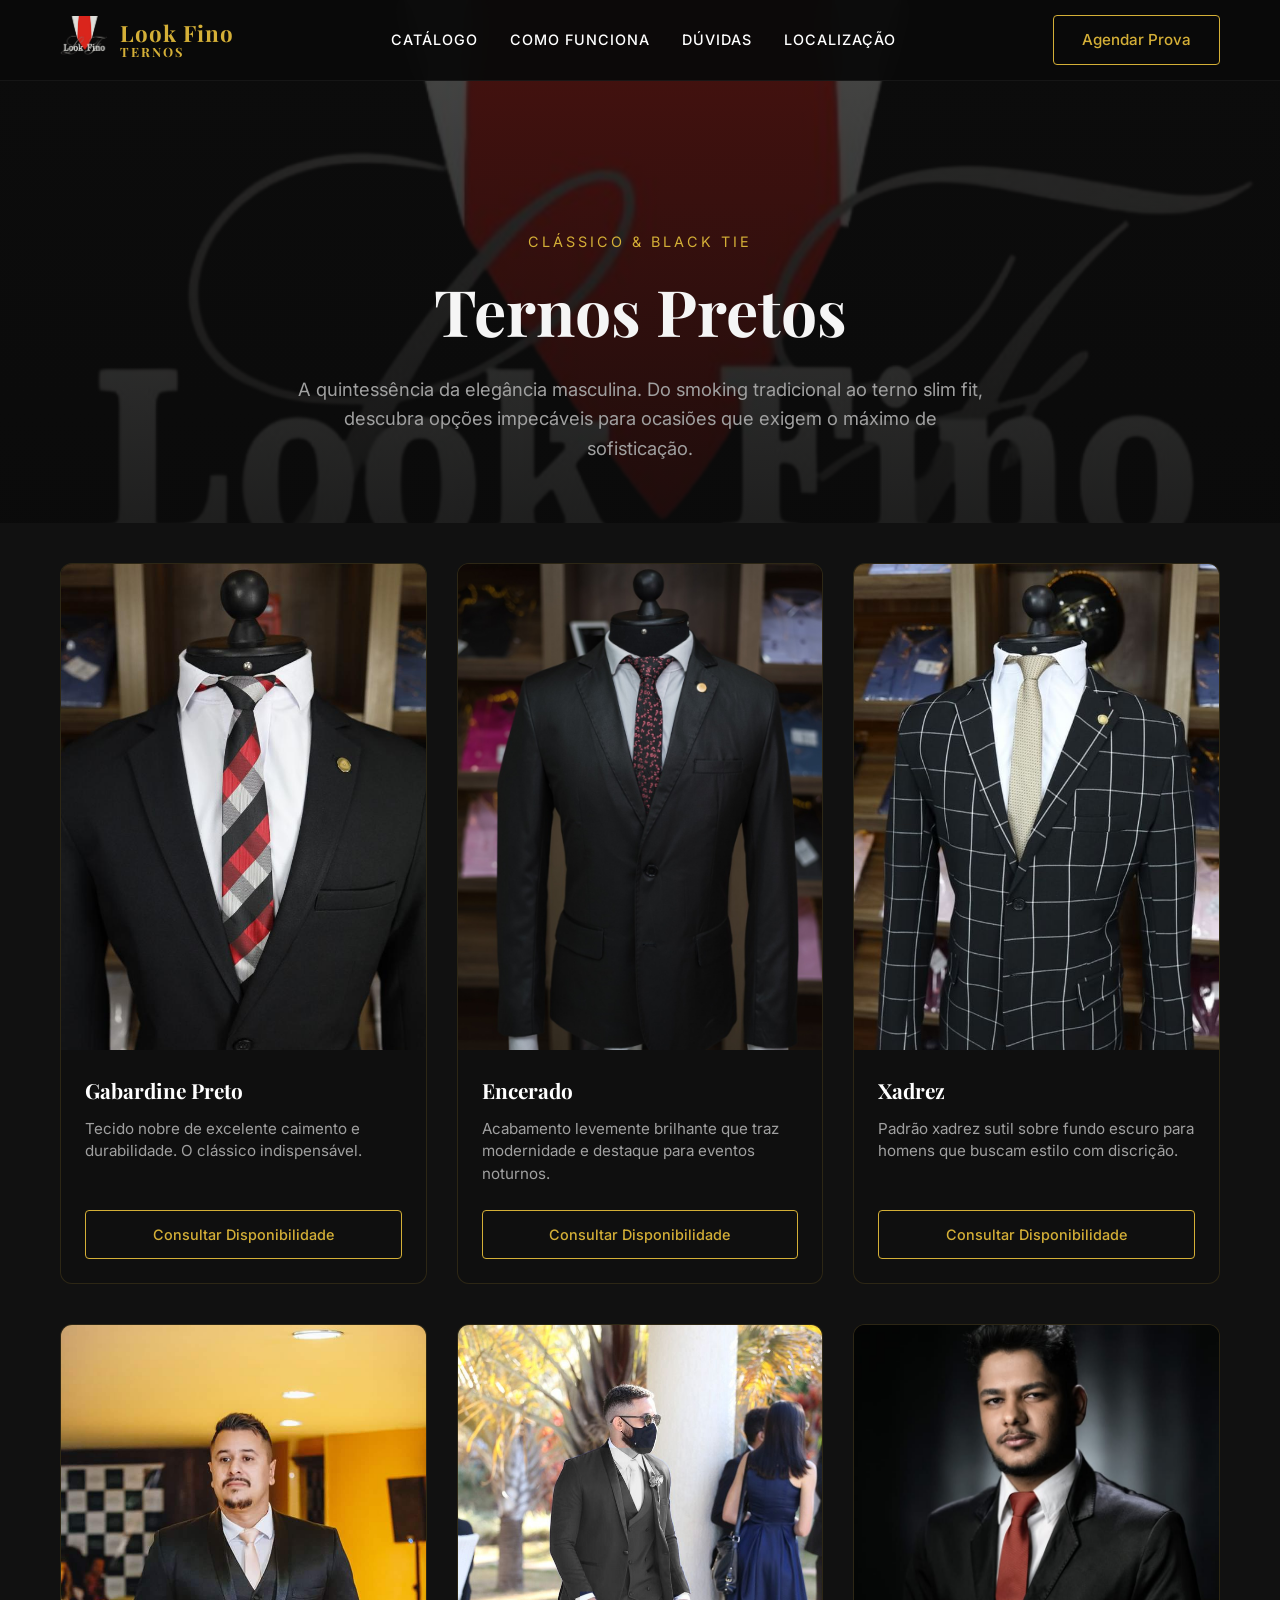
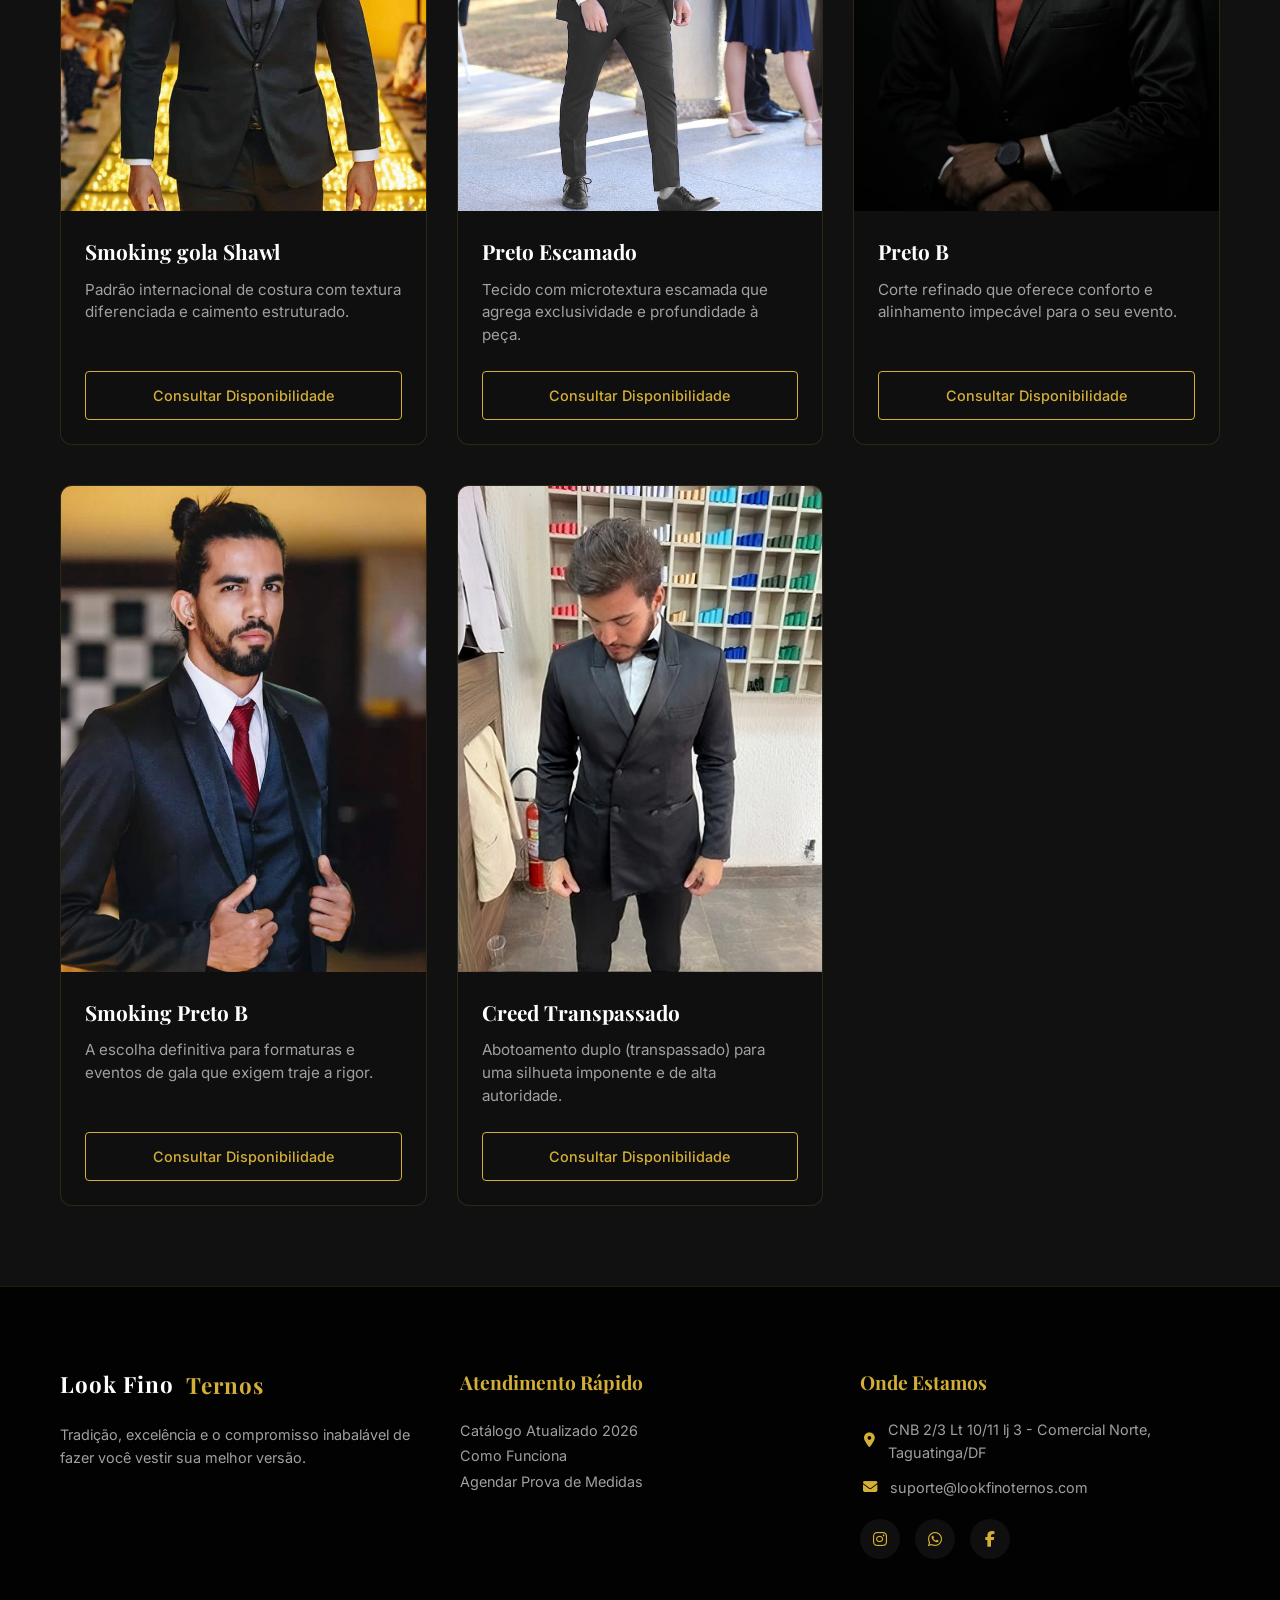
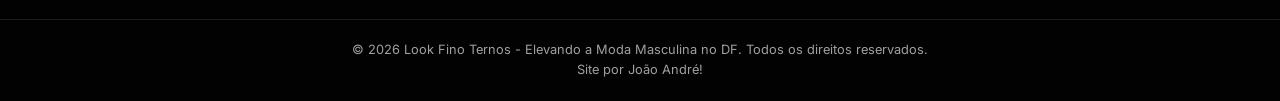
<file: preto.html>
<!DOCTYPE html>
<html lang="pt-BR">
<head>
    <meta charset="UTF-8">
    <meta name="viewport" content="width=device-width, initial-scale=1.0">
    <meta name="description" content="Catálogo de Ternos Pretos Premium - Look Fino. O clássico atemporal para casamentos, formaturas e eventos de gala em Taguatinga-DF.">
    <title>Ternos Pretos | Look Fino Alfaiataria</title>
    
    <link rel="icon" type="image/x-icon" href="img/logo.png">
    
    <!-- Google Fonts -->
    <link rel="preconnect" href="https://fonts.googleapis.com">
    <link rel="preconnect" href="https://fonts.gstatic.com" crossorigin>
    <link href="https://fonts.googleapis.com/css2?family=Inter:wght@300;400;500;600&family=Playfair+Display:ital,wght@0,400;0,600;0,700;1,400&display=swap" rel="stylesheet">
    
    <!-- Font Awesome -->
    <link rel="stylesheet" href="https://cdnjs.cloudflare.com/ajax/libs/font-awesome/6.4.0/css/all.min.css">
    
    <!-- CSS Principal -->
    <link rel="stylesheet" href="style.css">
</head>
<body>

    <!-- Cabeçalho / Navbar (Para páginas secundárias) -->
<header class="header">
        <div class="container header__container">
            <a href="index.html" class="header__logo">
                <img src="img/logo.png" alt="Logo Look Fino" class="header__logo-img">
                <span>Look Fino <em>Ternos</em></span>
            </a>
            
            <div class="menu-overlay"></div>

            <button class="hamburger" aria-label="Abrir menu" aria-expanded="false">
                <span class="hamburger__line"></span>
                <span class="hamburger__line"></span>
                <span class="hamburger__line"></span>
            </button>

            <nav class="navbar">
                <a href="https://wa.me/556135626437" target="_blank" class="btn btn--outline header__btn-mobile">Agendar Prova</a>
                <ul class="navbar__list">
                    <li class="navbar__item"><a href="index.html#catalogo-premium" class="navbar__link">Catálogo</a></li>
                    <li class="navbar__item"><a href="index.html#como-funciona" class="navbar__link">Como Funciona</a></li>
                    <li class="navbar__item"><a href="index.html#faq" class="navbar__link">Dúvidas</a></li>
                    <li class="navbar__item"><a href="index.html#onde-estamos" class="navbar__link">Localização</a></li>
                </ul>
                
            </nav>

            <a href="https://wa.me/556135626437" target="_blank" class="btn btn--outline header__btn-desktop">Agendar Prova</a>
        </div>
    </header>

    <main>
        <!-- Seção Hero Interna -->
        <section class="hero hero--internal">
    <img src="img/logo.png" alt="Ternos Pretos" class="hero__bg">

    <div class="hero__overlay"></div>

    <div class="container hero__content hero__content--center">
        <span class="hero__subtitle">Clássico & Black Tie</span>
        <h1 class="hero__title">Ternos Pretos</h1>
        <p class="hero__text hero__text--center">
            A quintessência da elegância masculina. Do smoking tradicional ao terno slim fit, descubra opções impecáveis para ocasiões que exigem o máximo de sofisticação.
        </p>
    </div>
</section>

        <!-- Grade de Catálogo (9 Cards) -->
        <section class="section catalog-page">
            <div class="container">
                <div class="catalog-grid">
                    
                    <!-- Card 01 -->
                    <div class="model-card">
                        <div class="model-card__img-box">
                            <img src="img/PRETO GB.jpeg" alt="Gabardine Preto" class="model-card__img">
                        </div>
                        <div class="model-card__info">
                            <h3 class="model-card__title">Gabardine Preto</h3>
                            <p class="model-card__desc">Tecido nobre de excelente caimento e durabilidade. O clássico indispensável.</p>
                            <a href="https://wa.me/556135626437?text=Olá!%20Gostaria%20de%20saber%20mais%20sobre%20o%20terno%20Gabardine%20Preto." target="_blank" class="btn btn--outline btn--full">Consultar Disponibilidade</a>
                        </div>
                    </div>

                    <!-- Card 02 -->
                     <div class="model-card">
                        <div class="model-card__img-box">
                            <img src="img/a preto PV.jpeg" alt="Encerado" class="model-card__img">
                        </div>
                        <div class="model-card__info">
                            <h3 class="model-card__title">Encerado</h3>
                            <p class="model-card__desc">Acabamento levemente brilhante que traz modernidade e destaque para eventos noturnos.</p>
                            <a href="https://wa.me/556135626437?text=Olá!%20Gostaria%20de%20saber%20mais%20sobre%20o%20terno%20Terno%20Preto%20Encerado." target="_blank" class="btn btn--outline btn--full">Consultar Disponibilidade</a>
                        </div>
                    </div>
                    

                    <!-- Card 03 -->
                    <div class="model-card">
                        <div class="model-card__img-box">
                            <img src="img/aaaWhatsApp Image 2022-08-05 at 14.32.36 (1).jpeg" alt="Xadrez" class="model-card__img">
                        </div>
                        <div class="model-card__info">
                            <h3 class="model-card__title">Xadrez</h3>
                            <p class="model-card__desc">Padrão xadrez sutil sobre fundo escuro para homens que buscam estilo com discrição.</p>
                            <a href="https://wa.me/556135626437?text=Olá!%20Gostaria%20de%20saber%20mais%20sobre%20o%20terno%20Preto%20Xadrez." target="_blank" class="btn btn--outline btn--full">Consultar Disponibilidade</a>
                        </div>
                    </div>

                    <!-- Card 04 -->
                    <div class="model-card">
                        <div class="model-card__img-box">
                            <img src="img/Smoking Preto Gola Shawl.jpg" alt="Smoking  gola Shawl" class="model-card__img">
                        </div>
                        <div class="model-card__info">
                            <h3 class="model-card__title">Smoking  gola Shawl</h3>
                            <p class="model-card__desc">Padrão internacional de costura com textura diferenciada e caimento estruturado.</p>
                            <a href="https://wa.me/556135626437?text=Olá!%20Gostaria%20de%20saber%20mais%20sobre%20o%20terno%20." target="_blank" class="btn btn--outline btn--full">Consultar Disponibilidade</a>
                        </div>
                    </div>

                    <!-- Card 05 -->
                     <div class="model-card">
                        <div class="model-card__img-box">
                            <img src="img/aaaaaaSmokingScamado preto.png" alt="Preto Escamado" class="model-card__img">
                        </div>
                        <div class="model-card__info">
                            <h3 class="model-card__title">Preto Escamado</h3>
                            <p class="model-card__desc">Tecido com microtextura escamada que agrega exclusividade e profundidade à peça.</p>
                            <a href="https://wa.me/556135626437?text=Olá!%20Gostaria%20de%20saber%20mais%20sobre%20o%20terno%20Preto%20Escamado." target="_blank" class="btn btn--outline btn--full">Consultar Disponibilidade</a>
                        </div>
                    </div>
                    

                    <!-- Card 06 -->
                    <div class="model-card">
                        <div class="model-card__img-box">
                            <img src="img/A preto b 1.jpeg" alt="Preto B" class="model-card__img">
                        </div>
                        <div class="model-card__info">
                            <h3 class="model-card__title">Preto B</h3>
                            <p class="model-card__desc">Corte refinado que oferece conforto e alinhamento impecável para o seu evento.</p>
                            <a href="https://wa.me/556135626437?text=Olá!%20Gostaria%20de%20saber%20mais%20sobre%20o%20terno%20Preto%20B." target="_blank" class="btn btn--outline btn--full">Consultar Disponibilidade</a>
                        </div>
                    </div>

                    <!-- Card 07 -->

                    <!-- Card 08 -->
                    <div class="model-card">
                        <div class="model-card__img-box">
                            <img src="img/smoking preto b 7.jpg" alt="Smoking Preto B" class="model-card__img">
                        </div>
                        <div class="model-card__info">
                            <h3 class="model-card__title">Smoking Preto B</h3>
                            <p class="model-card__desc">A escolha definitiva para formaturas e eventos de gala que exigem traje a rigor.</p>
                            <a href="https://wa.me/556135626437?text=Olá!%20Gostaria%20de%20saber%20mais%20sobre%20o%20Smoking%20Preto%20B." target="_blank" class="btn btn--outline btn--full">Consultar Disponibilidade</a>
                        </div>
                    </div>

                    <!-- Card 09 -->
                    <div class="model-card">
                        <div class="model-card__img-box">
                            <img src="img/creed.jpeg" alt="Creed Transpassado" class="model-card__img">
                        </div>
                        <div class="model-card__info">
                            <h3 class="model-card__title">Creed Transpassado</h3>
                            <p class="model-card__desc">Abotoamento duplo (transpassado) para uma silhueta imponente e de alta autoridade.</p>
                            <a href="https://wa.me/556135626437?text=Olá!%20Gostaria%20de%20saber%20mais%20sobre%20o%20terno%20Creed%20Transpassado." target="_blank" class="btn btn--outline btn--full">Consultar Disponibilidade</a>
                        </div>
                    </div>

                </div>
            </div>
        </section>
    </main>

    <!-- Rodapé -->
    <footer class="footer">
        <div class="container footer__container">
            <div class="footer__brand">
                <a href="index.html" class="header__logo">Look Fino <span>Ternos</span></a>
                <p class="footer__text">Tradição, excelência e o compromisso inabalável de fazer você vestir sua melhor versão.</p>
            </div>
            
            <div class="footer__links">
                <h4 class="footer__title">Atendimento Rápido</h4>
                <ul>
                    <li><a href="index.html#catalogo-premium">Catálogo Atualizado 2026</a></li>
                    <li><a href="index.html#como-funciona">Como Funciona</a></li>
                    <li><a href="https://wa.me/556135626437">Agendar Prova de Medidas</a></li>
                </ul>
            </div>

            <div class="footer__contact">
                <h4 class="footer__title">Onde Estamos</h4>
                <p><i class="fa-solid fa-location-dot"></i> CNB 2/3 Lt 10/11 lj 3 - Comercial Norte, Taguatinga/DF</p>
                <p><i class="fa-solid fa-envelope"></i> suporte@lookfinoternos.com</p>
                
                <div class="footer__socials">
                    <a href="https://www.instagram.com/lookfinoternosoficial/" target="_blank"><i class="fa-brands fa-instagram"></i></a>
                    <a href="https://wa.me/556135626437" target="_blank"><i class="fa-brands fa-whatsapp"></i></a>
                    <a href="https://www.facebook.com/lookfinoternosoficial/" target="_blank"><i class="fa-brands fa-facebook-f"></i></a>
                </div>
            </div>
        </div>
        <div class="footer__bottom">
            <p>&copy; 2026 Look Fino Ternos - Elevando a Moda Masculina no DF. Todos os direitos reservados.</p>
            <p><a href="https://www.linkedin.com/in/jo%C3%A3o-cardoso-b63293276/" target="_blank">Site por João André!</a></p>
        </div>
    </footer>

    <script src="script.js"></script>
</body>
</html>
</file>
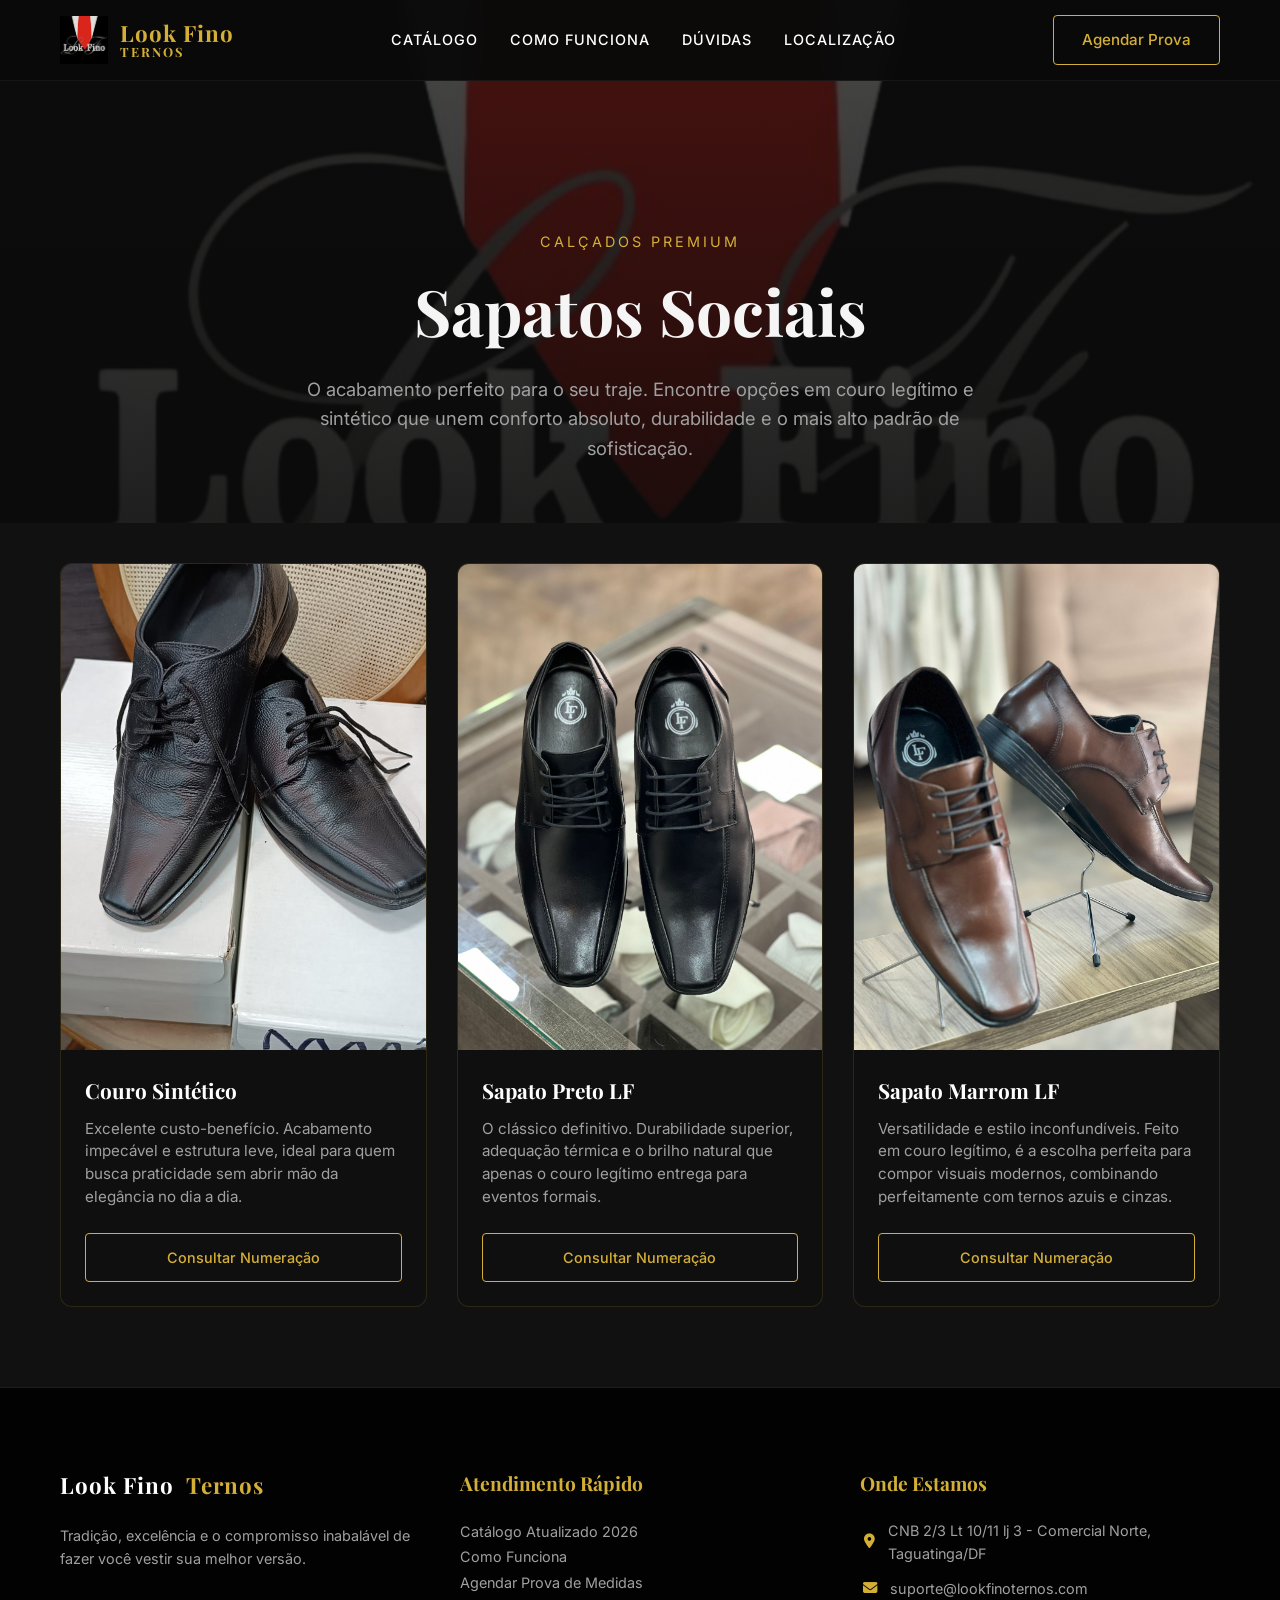
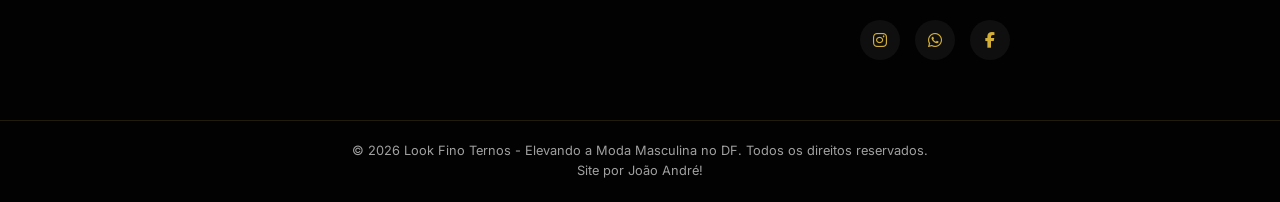
<file: sapatos.html>
<!DOCTYPE html>
<html lang="pt-BR">
<head>
    <meta charset="UTF-8">
    <meta name="viewport" content="width=device-width, initial-scale=1.0">
    <meta name="description" content="Catálogo de Sapatos Sociais - Look Fino. O acabamento perfeito para o seu traje. Conforto, durabilidade e elegância em calçados de couro sintético e legítimo em Taguatinga-DF.">
    <title>Sapatos Sociais | Look Fino Alfaiataria</title>

    <link rel="icon" type="image/x-icon" href="img/logo.png">
    
    <link rel="preconnect" href="https://fonts.googleapis.com">
    <link rel="preconnect" href="https://fonts.gstatic.com" crossorigin>
    <link href="https://fonts.googleapis.com/css2?family=Inter:wght@300;400;500;600&family=Playfair+Display:ital,wght@0,400;0,600;0,700;1,400&display=swap" rel="stylesheet">
    
    <link rel="stylesheet" href="https://cdnjs.cloudflare.com/ajax/libs/font-awesome/6.4.0/css/all.min.css">
    
    <link rel="stylesheet" href="style.css">
</head>
<body>

    <header class="header">
        <div class="container header__container">
            <a href="index.html" class="header__logo">
                <img src="img/260 x 260 px (1).png" alt="Logo Look Fino" class="header__logo-img">
                <span>Look Fino <em>Ternos</em></span>
            </a>
            
            <div class="menu-overlay"></div>

            <button class="hamburger" aria-label="Abrir menu" aria-expanded="false">
                <span class="hamburger__line"></span>
                <span class="hamburger__line"></span>
                <span class="hamburger__line"></span>
            </button>

            <nav class="navbar">
                <a href="https://wa.me/556135626437" target="_blank" class="btn btn--outline header__btn-mobile">Agendar Prova</a>
                <ul class="navbar__list">
                    <li class="navbar__item"><a href="index.html#catalogo-premium" class="navbar__link">Catálogo</a></li>
                    <li class="navbar__item"><a href="index.html#como-funciona" class="navbar__link">Como Funciona</a></li>
                    <li class="navbar__item"><a href="index.html#faq" class="navbar__link">Dúvidas</a></li>
                    <li class="navbar__item"><a href="index.html#onde-estamos" class="navbar__link">Localização</a></li>
                </ul>
                
            </nav>

            <a href="https://wa.me/556135626437" target="_blank" class="btn btn--outline header__btn-desktop">Agendar Prova</a>
        </div>
    </header>

    <main>
        <section class="hero hero--internal">
    <img src="img/logo.png" alt="Sapatos Sociais" class="hero__bg">

    <div class="hero__overlay"></div>

    <div class="container hero__content hero__content--center">
        <span class="hero__subtitle">Calçados Premium</span>
        <h1 class="hero__title">Sapatos Sociais</h1>
        <p class="hero__text hero__text--center">
            O acabamento perfeito para o seu traje. Encontre opções em couro legítimo e sintético que unem conforto absoluto, durabilidade e o mais alto padrão de sofisticação.
        </p>
    </div>
</section>

        <section class="section catalog-page">
            <div class="container">
                <div class="catalog-grid">
                    
                    <div class="model-card">
                        <div class="model-card__img-box">
                            <img src="img/Sapato Garra2.jpeg" alt="Sapato Social Couro Sintético" class="model-card__img">
                        </div>
                        <div class="model-card__info">
                            <h3 class="model-card__title">Couro Sintético</h3>
                            <p class="model-card__desc">Excelente custo-benefício. Acabamento impecável e estrutura leve, ideal para quem busca praticidade sem abrir mão da elegância no dia a dia.</p>
                            <a href="https://wa.me/556135626437?text=Olá!%20Gostaria%20de%20saber%20mais%20sobre%20o%20Sapato%20Social%20em%20Couro%20Sintético." target="_blank" class="btn btn--outline btn--full">Consultar Numeração</a>
                        </div>
                    </div>

                    <div class="model-card">
                        <div class="model-card__img-box">
                            <img src="img/LF preto.jpeg" alt="Sapato Preto LF" class="model-card__img">
                        </div>
                        <div class="model-card__info">
                            <h3 class="model-card__title">Sapato Preto LF</h3>
                            <p class="model-card__desc">O clássico definitivo. Durabilidade superior, adequação térmica e o brilho natural que apenas o couro legítimo entrega para eventos formais.</p>
                            <a href="https://wa.me/556135626437?text=Olá!%20Gostaria%20de%20saber%20mais%20sobre%20o%20Sapato%20em%20Couro%20Legítimo%20Preto." target="_blank" class="btn btn--outline btn--full">Consultar Numeração</a>
                        </div>
                    </div>

                    <div class="model-card">
                        <div class="model-card__img-box">
                            <img src="img/LF marrom.jpeg" alt="Sapato Marrom LF" class="model-card__img">
                        </div>
                        <div class="model-card__info">
                            <h3 class="model-card__title">Sapato Marrom LF</h3>
                            <p class="model-card__desc">Versatilidade e estilo inconfundíveis. Feito em couro legítimo, é a escolha perfeita para compor visuais modernos, combinando perfeitamente com ternos azuis e cinzas.</p>
                            <a href="https://wa.me/556135626437?text=Olá!%20Gostaria%20de%20saber%20mais%20sobre%20o%20Sapato%20em%20Couro%20Legítimo%20Marrom." target="_blank" class="btn btn--outline btn--full">Consultar Numeração</a>
                        </div>
                    </div>

                </div>
            </div>
        </section>
    </main>

    <footer class="footer">
        <div class="container footer__container">
            <div class="footer__brand">
                <a href="index.html" class="header__logo">Look Fino <span>Ternos</span></a>
                <p class="footer__text">Tradição, excelência e o compromisso inabalável de fazer você vestir sua melhor versão.</p>
            </div>
            
            <div class="footer__links">
                <h4 class="footer__title">Atendimento Rápido</h4>
                <ul>
                    <li><a href="index.html#catalogo-premium">Catálogo Atualizado 2026</a></li>
                    <li><a href="index.html#como-funciona">Como Funciona</a></li>
                    <li><a href="https://wa.me/556135626437">Agendar Prova de Medidas</a></li>
                </ul>
            </div>

            <div class="footer__contact">
                <h4 class="footer__title">Onde Estamos</h4>
                <p><i class="fa-solid fa-location-dot"></i> CNB 2/3 Lt 10/11 lj 3 - Comercial Norte, Taguatinga/DF</p>
                <p><i class="fa-solid fa-envelope"></i> suporte@lookfinoternos.com</p>
                
                <div class="footer__socials">
                    <a href="https://www.instagram.com/lookfinoternosoficial/" target="_blank"><i class="fa-brands fa-instagram"></i></a>
                    <a href="https://wa.me/556135626437" target="_blank"><i class="fa-brands fa-whatsapp"></i></a>
                    <a href="https://www.facebook.com/lookfinoternosoficial/" target="_blank"><i class="fa-brands fa-facebook-f"></i></a>
                </div>
            </div>
        </div>
        <div class="footer__bottom">
            <p>&copy; 2026 Look Fino Ternos - Elevando a Moda Masculina no DF. Todos os direitos reservados.</p>
            <p><a href="https://www.linkedin.com/in/jo%C3%A3o-cardoso-b63293276/" target="_blank">Site por João André!</a></p>
        </div>
    </footer>

    <script src="script.js"></script>
</body>
</html>
</file>
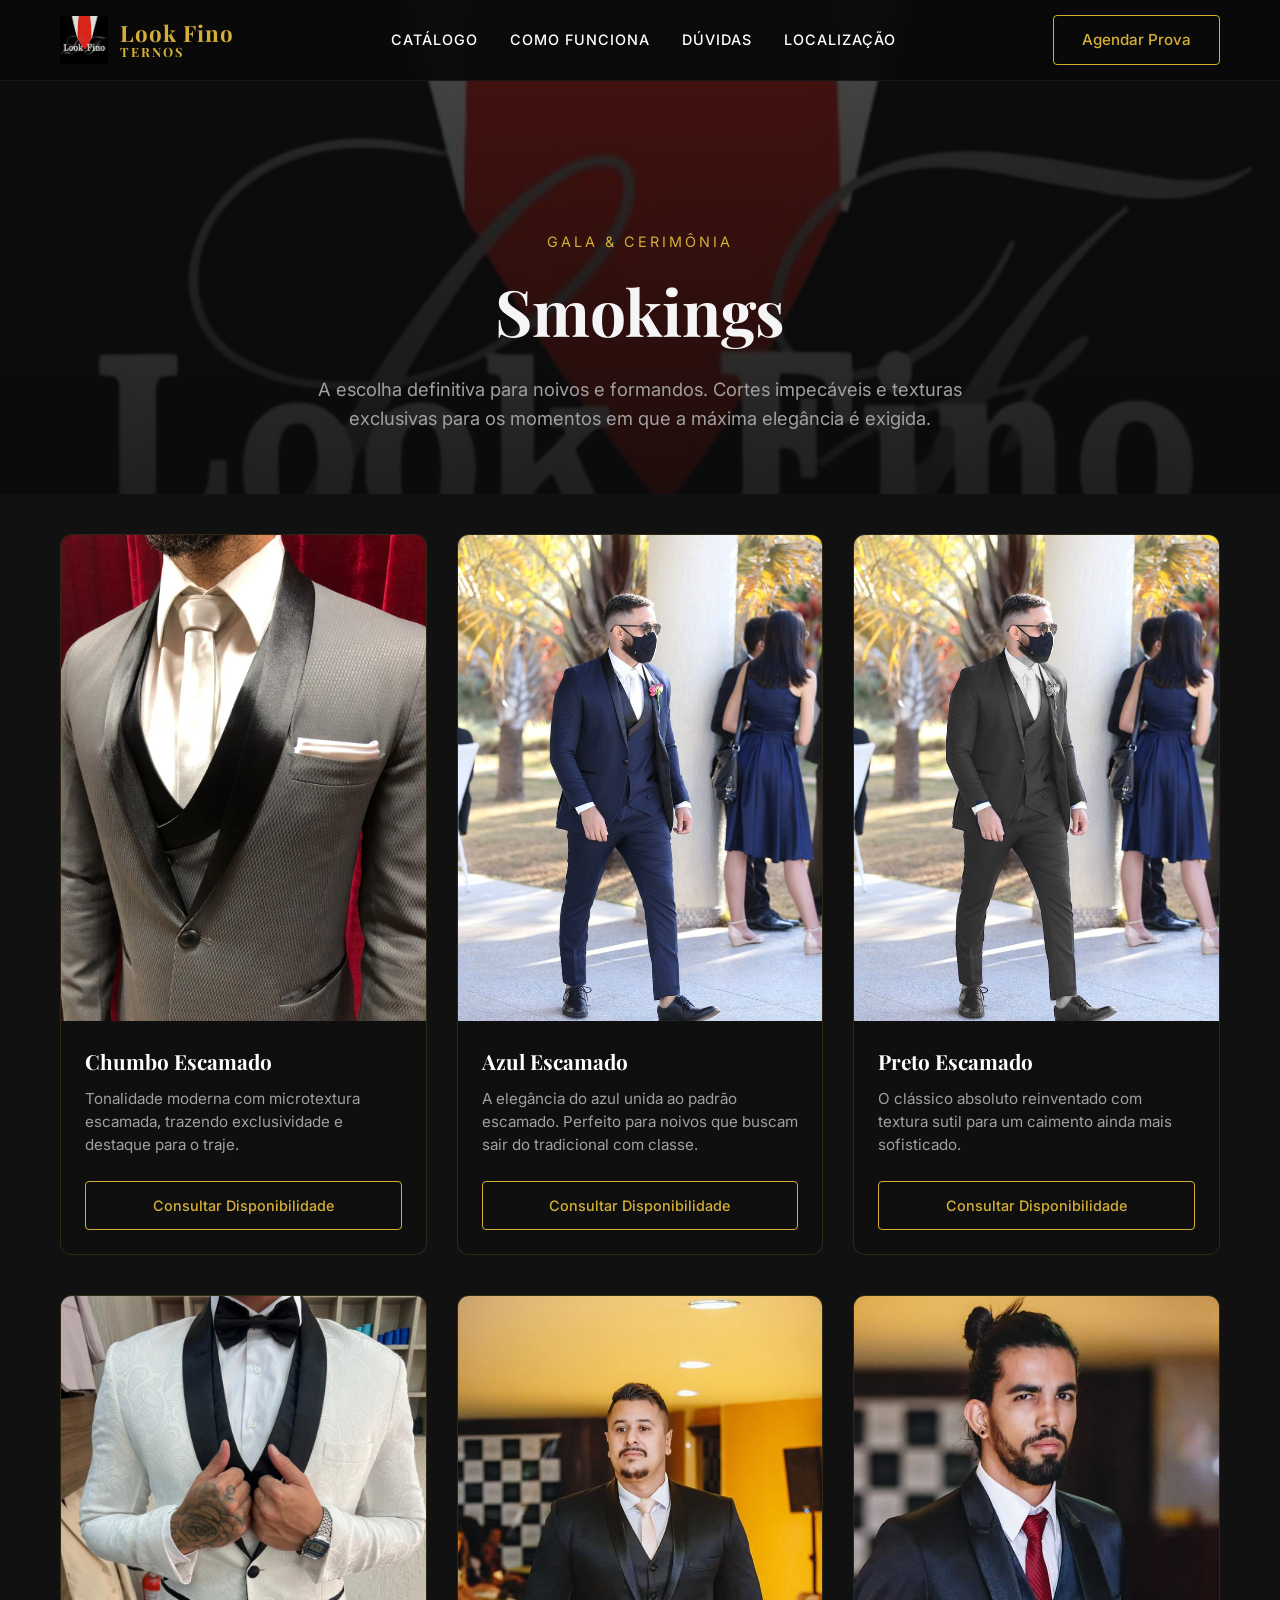
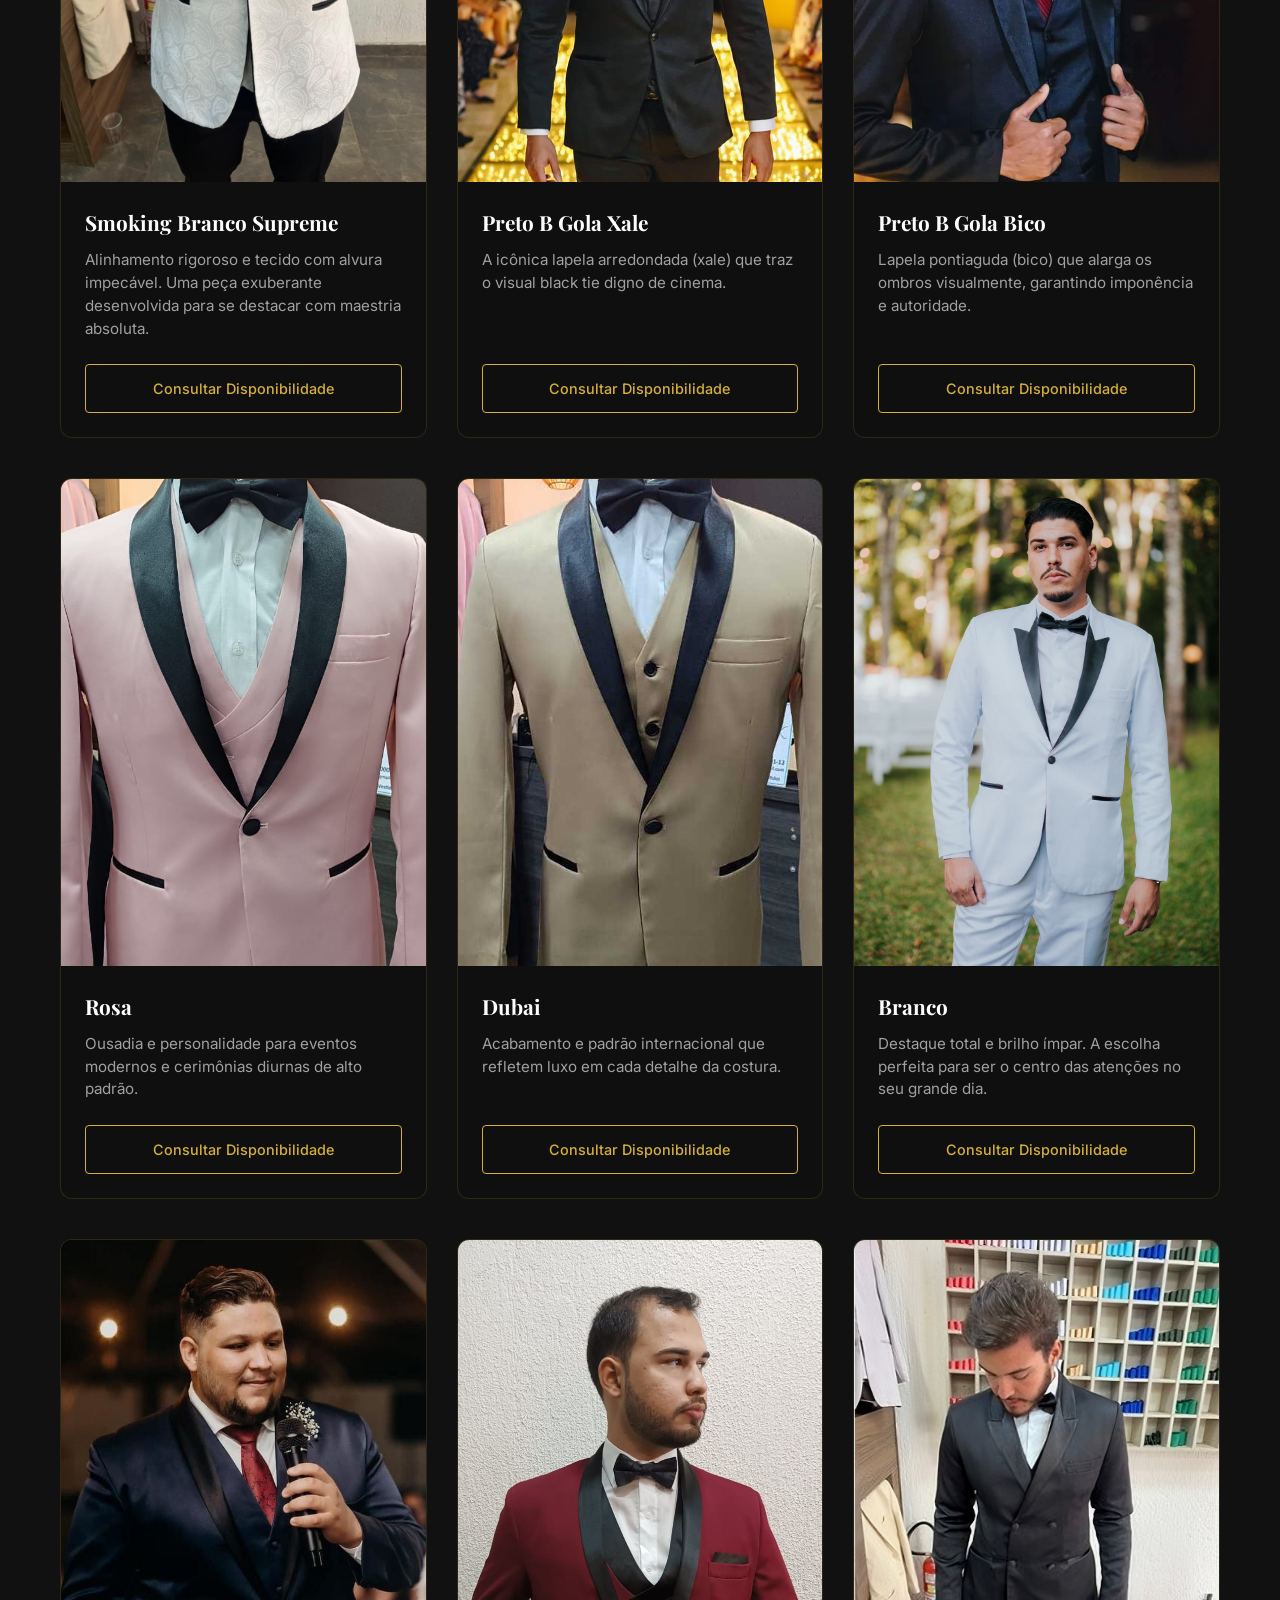
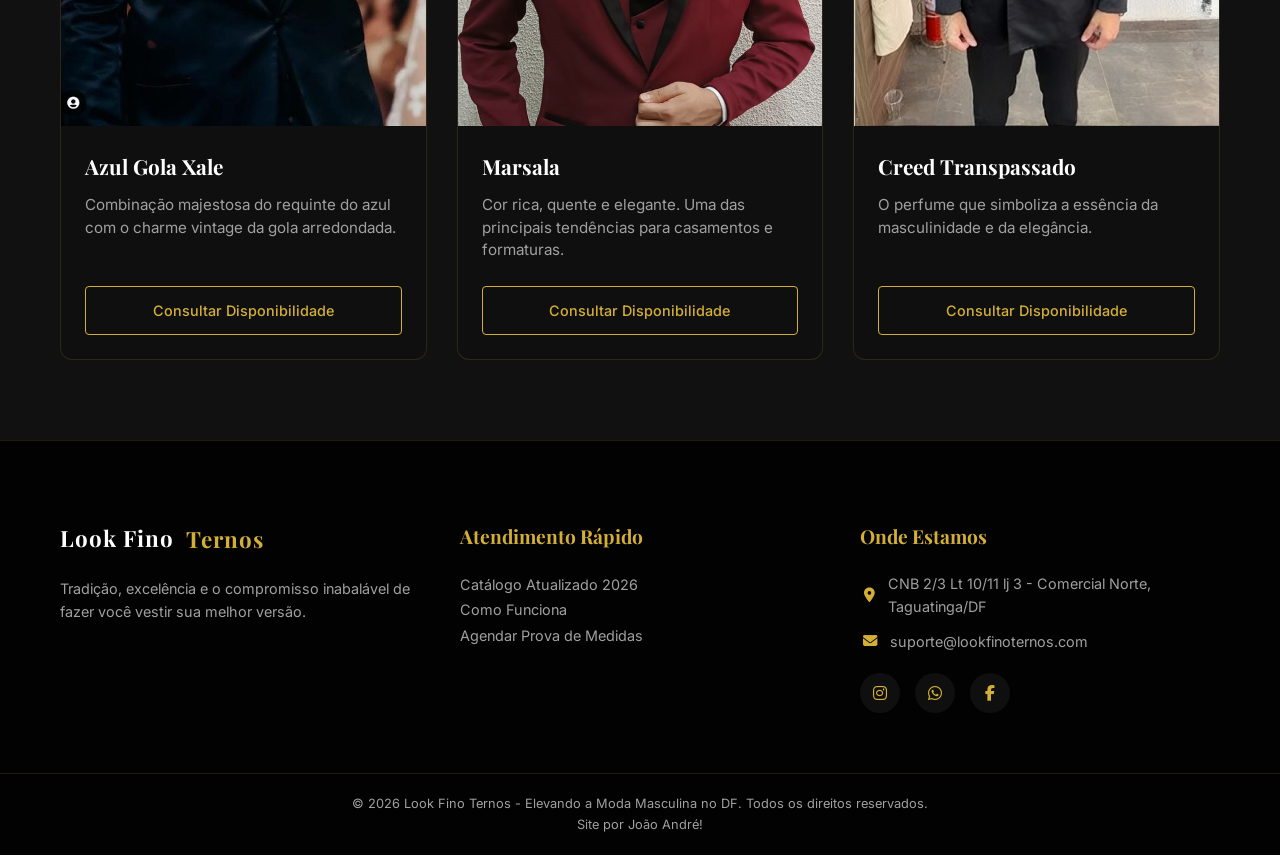
<file: smoking.html>
<!DOCTYPE html>
<html lang="pt-BR">
<head>
    <meta charset="UTF-8">
    <meta name="viewport" content="width=device-width, initial-scale=1.0">
    <meta name="description" content="Catálogo de Smokings Premium - Look Fino. Elegância e sofisticação para casamentos, formaturas e eventos de gala em Taguatinga-DF.">
    <title>Smokings | Look Fino Alfaiataria</title>
    
    <link rel="icon" type="image/x-icon" href="img/logo.png">
    
    <!-- Google Fonts -->
    <link rel="preconnect" href="https://fonts.googleapis.com">
    <link rel="preconnect" href="https://fonts.gstatic.com" crossorigin>
    <link href="https://fonts.googleapis.com/css2?family=Inter:wght@300;400;500;600&family=Playfair+Display:ital,wght@0,400;0,600;0,700;1,400&display=swap" rel="stylesheet">
    
    <!-- Font Awesome -->
    <link rel="stylesheet" href="https://cdnjs.cloudflare.com/ajax/libs/font-awesome/6.4.0/css/all.min.css">
    
    <!-- CSS Principal -->
    <link rel="stylesheet" href="style.css">
</head>
<body>

    <!-- Cabeçalho / Navbar -->
    <header class="header">
        <div class="container header__container">
            <a href="index.html" class="header__logo">
                <img src="img/260 x 260 px (1).png" alt="Logo Look Fino" class="header__logo-img">
                <span>Look Fino <em>Ternos</em></span>
            </a>
            
            <div class="menu-overlay"></div>

            <button class="hamburger" aria-label="Abrir menu" aria-expanded="false">
                <span class="hamburger__line"></span>
                <span class="hamburger__line"></span>
                <span class="hamburger__line"></span>
            </button>

            <nav class="navbar">
                <a href="https://wa.me/556135626437" target="_blank" class="btn btn--outline header__btn-mobile">Agendar Prova</a>
                <ul class="navbar__list">
                    <li class="navbar__item"><a href="index.html#catalogo-premium" class="navbar__link">Catálogo</a></li>
                    <li class="navbar__item"><a href="index.html#como-funciona" class="navbar__link">Como Funciona</a></li>
                    <li class="navbar__item"><a href="index.html#faq" class="navbar__link">Dúvidas</a></li>
                    <li class="navbar__item"><a href="index.html#onde-estamos" class="navbar__link">Localização</a></li>
                </ul>
                
            </nav>

            <a href="https://wa.me/556135626437" target="_blank" class="btn btn--outline header__btn-desktop">Agendar Prova</a>
        </div>
    </header>

    <main>
        <!-- Seção Hero Interna -->
        <section class="hero hero--internal">
    <img src="img/logo.png" alt="Smokings" class="hero__bg">

    <div class="hero__overlay"></div>

    <div class="container hero__content hero__content--center">
        <span class="hero__subtitle">Gala & Cerimônia</span>
        <h1 class="hero__title">Smokings</h1>
        <p class="hero__text hero__text--center">
            A escolha definitiva para noivos e formandos. Cortes impecáveis e texturas exclusivas para os momentos em que a máxima elegância é exigida.
        </p>
    </div>
</section>

        <!-- Grade de Catálogo (11 Cards) -->
        <section class="section catalog-page">
            <div class="container">
                <div class="catalog-grid">
                    
                    <!-- Card 01 -->
                    <div class="model-card">
                        <div class="model-card__img-box">
                            <img src="img/a smoking scamado chumbo2.jpg" alt="Smoking Chumbo Escamado" class="model-card__img">
                        </div>
                        <div class="model-card__info">
                            <h3 class="model-card__title">Chumbo Escamado</h3>
                            <p class="model-card__desc">Tonalidade moderna com microtextura escamada, trazendo exclusividade e destaque para o traje.</p>
                            <a href="https://wa.me/556135626437?text=Olá!%20Gostaria%20de%20saber%20mais%20sobre%20o%20Smoking%20Chumbo%20Escamado." target="_blank" class="btn btn--outline btn--full">Consultar Disponibilidade</a>
                        </div>
                    </div>

                    <!-- Card 02 -->
                    <div class="model-card">
                        <div class="model-card__img-box">
                            <img src="img/Rafael Lopes de Souza usando o smok azul scamado.jfif" alt="Smoking Azul Escamado" class="model-card__img">
                        </div>
                        <div class="model-card__info">
                            <h3 class="model-card__title">Azul Escamado</h3>
                            <p class="model-card__desc">A elegância do azul unida ao padrão escamado. Perfeito para noivos que buscam sair do tradicional com classe.</p>
                            <a href="https://wa.me/556135626437?text=Olá!%20Gostaria%20de%20saber%20mais%20sobre%20o%20Smoking%20Azul%20Escamado." target="_blank" class="btn btn--outline btn--full">Consultar Disponibilidade</a>
                        </div>
                    </div>

                    <!-- Card 03 -->
                    <div class="model-card">
                        <div class="model-card__img-box">
                            <img src="img/aaaaaaSmokingScamado preto.png" alt="Smoking Preto Escamado" class="model-card__img">
                        </div>
                        <div class="model-card__info">
                            <h3 class="model-card__title">Preto Escamado</h3>
                            <p class="model-card__desc">O clássico absoluto reinventado com textura sutil para um caimento ainda mais sofisticado.</p>
                            <a href="https://wa.me/556135626437?text=Olá!%20Gostaria%20de%20saber%20mais%20sobre%20o%20Smoking%20Preto%20Escamado." target="_blank" class="btn btn--outline btn--full">Consultar Disponibilidade</a>
                        </div>
                    </div>

                    <!-- Card 04 -->
                     <div class="model-card">
                        <div class="model-card__img-box">
                            <img src="img/Smoking branco supreme.jpeg" alt="Smoking Branco Supreme" class="model-card__img">
                        </div>
                        <div class="model-card__info">
                            <h3 class="model-card__title">Smoking Branco Supreme</h3>
                            <p class="model-card__desc">Alinhamento rigoroso e tecido com alvura impecável. Uma peça exuberante desenvolvida para se destacar com maestria absoluta.</p>
                            <a href="https://wa.me/556135626437?text=Olá!%20Gostaria%20de%20saber%20mais%20sobre%20o%20Smoking%20Branco%20Supreme." target="_blank" class="btn btn--outline btn--full">Consultar Disponibilidade</a>
                        </div>
                    </div>

                    <!-- Card 05 -->
                    <div class="model-card">
                        <div class="model-card__img-box">
                            <img src="img/Smoking Preto Gola Shawl.jpg" alt="Smoking Preto B Gola Xale" class="model-card__img">
                        </div>
                        <div class="model-card__info">
                            <h3 class="model-card__title">Preto B Gola Xale</h3>
                            <p class="model-card__desc">A icônica lapela arredondada (xale) que traz o visual black tie digno de cinema.</p>
                            <a href="https://wa.me/556135626437?text=Olá!%20Gostaria%20de%20saber%20mais%20sobre%20o%20Smoking%20Preto%20B%20Gola%20Xale." target="_blank" class="btn btn--outline btn--full">Consultar Disponibilidade</a>
                        </div>
                    </div>

                    <!-- Card 06 -->
                    <div class="model-card">
                        <div class="model-card__img-box">
                            <img src="img/smoking preto b 7.jpg" alt="Smoking Preto B Gola Bico" class="model-card__img">
                        </div>
                        <div class="model-card__info">
                            <h3 class="model-card__title">Preto B Gola Bico</h3>
                            <p class="model-card__desc">Lapela pontiaguda (bico) que alarga os ombros visualmente, garantindo imponência e autoridade.</p>
                            <a href="https://wa.me/556135626437?text=Olá!%20Gostaria%20de%20saber%20mais%20sobre%20o%20Smoking%20Preto%20B%20Gola%20Bico." target="_blank" class="btn btn--outline btn--full">Consultar Disponibilidade</a>
                        </div>
                    </div>

                    <!-- Card 07 -->
                    <div class="model-card">
                        <div class="model-card__img-box">
                            <img src="img/Smoking Rosa B Gola Xale.jpg" alt="Smoking Rosa" class="model-card__img">
                        </div>
                        <div class="model-card__info">
                            <h3 class="model-card__title">Rosa</h3>
                            <p class="model-card__desc">Ousadia e personalidade para eventos modernos e cerimônias diurnas de alto padrão.</p>
                            <a href="https://wa.me/556135626437?text=Olá!%20Gostaria%20de%20saber%20mais%20sobre%20o%20Smoking%20Rosa." target="_blank" class="btn btn--outline btn--full">Consultar Disponibilidade</a>
                        </div>
                    </div>

                    <!-- Card 08 -->
                    <div class="model-card">
                        <div class="model-card__img-box">
                            <img src="img/Smoking Dubai Gola Xale.jpg" alt="Smoking Dubai" class="model-card__img">
                        </div>
                        <div class="model-card__info">
                            <h3 class="model-card__title">Dubai</h3>
                            <p class="model-card__desc">Acabamento e padrão internacional que refletem luxo em cada detalhe da costura.</p>
                            <a href="https://wa.me/556135626437?text=Olá!%20Gostaria%20de%20saber%20mais%20sobre%20o%20Smoking%20Dubai." target="_blank" class="btn btn--outline btn--full">Consultar Disponibilidade</a>
                        </div>
                    </div>

                    <!-- Card 09 -->
                    <div class="model-card">
                        <div class="model-card__img-box">
                            <img src="img/Smoking Branco Gola Bico2.jpeg" alt="Smoking Branco" class="model-card__img">
                        </div>
                        <div class="model-card__info">
                            <h3 class="model-card__title">Branco</h3>
                            <p class="model-card__desc">Destaque total e brilho ímpar. A escolha perfeita para ser o centro das atenções no seu grande dia.</p>
                            <a href="https://wa.me/556135626437?text=Olá!%20Gostaria%20de%20saber%20mais%20sobre%20o%20Smoking%20Branco." target="_blank" class="btn btn--outline btn--full">Consultar Disponibilidade</a>
                        </div>
                    </div>

                    <!-- Card 10 -->
                    <div class="model-card">
                        <div class="model-card__img-box">
                            <img src="img/azul smo.jpeg" alt="Smoking Azul Gola Xale" class="model-card__img">
                        </div>
                        <div class="model-card__info">
                            <h3 class="model-card__title">Azul Gola Xale</h3>
                            <p class="model-card__desc">Combinação majestosa do requinte do azul com o charme vintage da gola arredondada.</p>
                            <a href="https://wa.me/556135626437?text=Olá!%20Gostaria%20de%20saber%20mais%20sobre%20o%20Smoking%20Azul%20Gola%20Xale." target="_blank" class="btn btn--outline btn--full">Consultar Disponibilidade</a>
                        </div>
                    </div>

                    <!-- Card 11 -->
                    <div class="model-card">
                        <div class="model-card__img-box">
                            <img src="img/Smoking Marsala Gola Xale.jpeg" alt="Smoking Marsala" class="model-card__img">
                        </div>
                        <div class="model-card__info">
                            <h3 class="model-card__title">Marsala</h3>
                            <p class="model-card__desc">Cor rica, quente e elegante. Uma das principais tendências para casamentos e formaturas.</p>
                            <a href="https://wa.me/556135626437?text=Olá!%20Gostaria%20de%20saber%20mais%20sobre%20o%20Smoking%20Marsala." target="_blank" class="btn btn--outline btn--full">Consultar Disponibilidade</a>
                        </div>
                    </div>

                    <div class="model-card">
                        <div class="model-card__img-box">
                            <img src="img/creed.jpeg" alt="Creed Transpassado" class="model-card__img">
                        </div>
                        <div class="model-card__info">
                            <h3 class="model-card__title">Creed Transpassado</h3>
                            <p class="model-card__desc">O perfume que simboliza a essência da masculinidade e da elegância.</p>
                            <a href="https://wa.me/556135626437?text=Olá!%20Gostaria%20de%20saber%20mais%20sobre%20o%20Creed%20Transpassado." target="_blank" class="btn btn--outline btn--full">Consultar Disponibilidade</a>
                        </div>
                    </div>

                </div>
            </div>
        </section>
    </main>

    <!-- Rodapé -->
    <footer class="footer">
        <div class="container footer__container">
            <div class="footer__brand">
                <a href="index.html" class="header__logo">Look Fino <span>Ternos</span></a>
                <p class="footer__text">Tradição, excelência e o compromisso inabalável de fazer você vestir sua melhor versão.</p>
            </div>
            
            <div class="footer__links">
                <h4 class="footer__title">Atendimento Rápido</h4>
                <ul>
                    <li><a href="index.html#catalogo-premium">Catálogo Atualizado 2026</a></li>
                    <li><a href="index.html#como-funciona">Como Funciona</a></li>
                    <li><a href="https://wa.me/556135626437">Agendar Prova de Medidas</a></li>
                </ul>
            </div>

            <div class="footer__contact">
                <h4 class="footer__title">Onde Estamos</h4>
                <p><i class="fa-solid fa-location-dot"></i> CNB 2/3 Lt 10/11 lj 3 - Comercial Norte, Taguatinga/DF</p>
                <p><i class="fa-solid fa-envelope"></i> suporte@lookfinoternos.com</p>
                
                <div class="footer__socials">
                    <a href="https://www.instagram.com/lookfinoternosoficial/" target="_blank"><i class="fa-brands fa-instagram"></i></a>
                    <a href="https://wa.me/556135626437" target="_blank"><i class="fa-brands fa-whatsapp"></i></a>
                    <a href="https://www.facebook.com/lookfinoternosoficial/" target="_blank"><i class="fa-brands fa-facebook-f"></i></a>
                </div>
            </div>
        </div>
        <div class="footer__bottom">
            <p>&copy; 2026 Look Fino Ternos - Elevando a Moda Masculina no DF. Todos os direitos reservados.</p>
            <p><a href="https://www.linkedin.com/in/jo%C3%A3o-cardoso-b63293276/" target="_blank">Site por João André!</a></p>
        </div>
    </footer>

    <script src="script.js"></script>
</body>
</html>
</file>
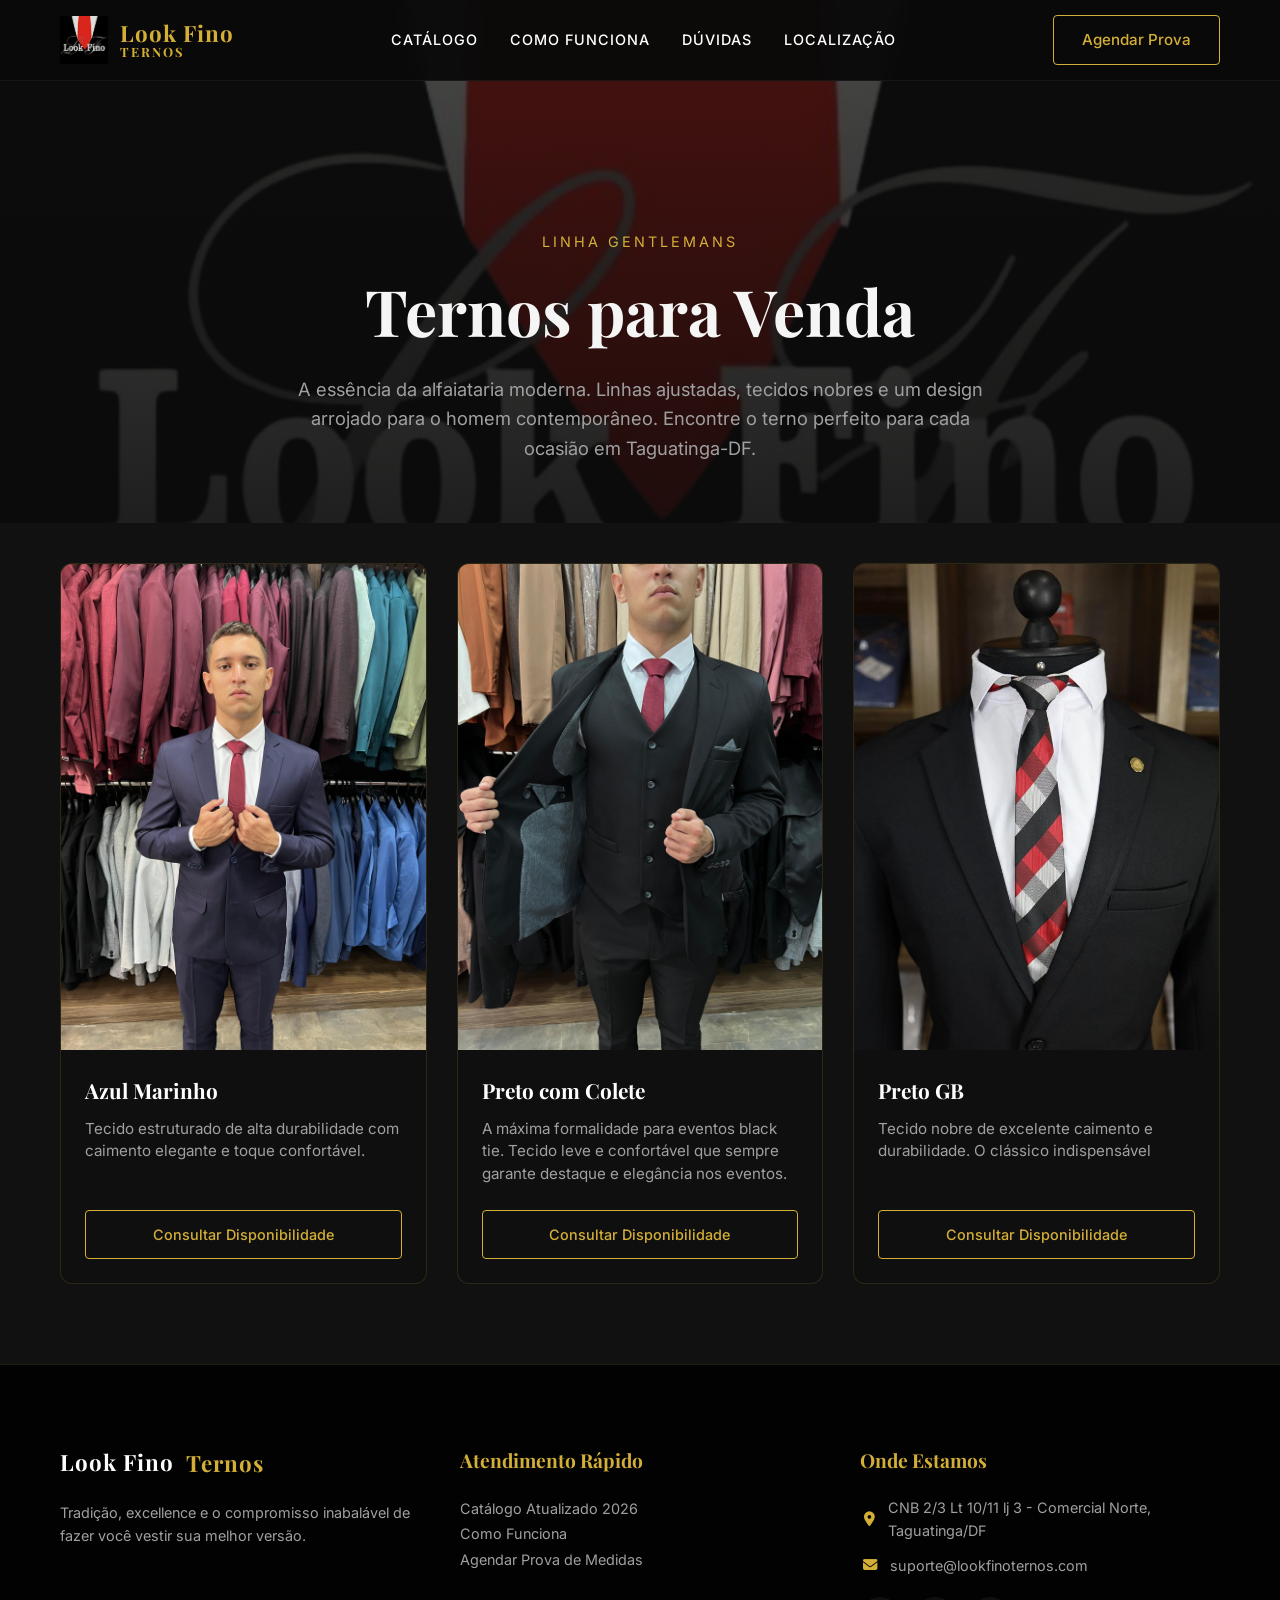
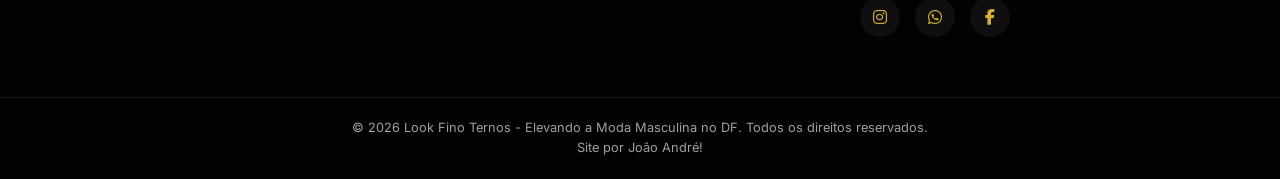
<file: vendas.html>
<!DOCTYPE html>
<html lang="pt-BR">
<head>
    <meta charset="UTF-8">
    <meta name="viewport" content="width=device-width, initial-scale=1.0">
    <meta name="description" content="Catálogo de Ternos para Venda - Look Fino. A essência da alfaiataria moderna. Linhas ajustadas, tecidos nobres e um design arrojado para o homem contemporâneo. Encontre o terno perfeito para cada ocasião em Taguatinga-DF.">
    <title>Ternos para Venda | Look Fino Alfaiataria</title>

    <link rel="icon" type="image/x-icon" href="img/logo.png">
    
    <!-- Google Fonts -->
    <link rel="preconnect" href="https://fonts.googleapis.com">
    <link rel="preconnect" href="https://fonts.gstatic.com" crossorigin>
    <link href="https://fonts.googleapis.com/css2?family=Inter:wght@300;400;500;600&family=Playfair+Display:ital,wght@0,400;0,600;0,700;1,400&display=swap" rel="stylesheet">
    
    <!-- Font Awesome -->
    <link rel="stylesheet" href="https://cdnjs.cloudflare.com/ajax/libs/font-awesome/6.4.0/css/all.min.css">
    
    <!-- CSS Principal -->
    <link rel="stylesheet" href="style.css">
</head>
<body>

    <!-- Cabeçalho / Navbar -->
    <header class="header">
        <div class="container header__container">
            <a href="index.html" class="header__logo">
                <img src="img/260 x 260 px (1).png" alt="Logo Look Fino" class="header__logo-img">
                <span>Look Fino <em>Ternos</em></span>
            </a>
            
            <div class="menu-overlay"></div>

            <button class="hamburger" aria-label="Abrir menu" aria-expanded="false">
                <span class="hamburger__line"></span>
                <span class="hamburger__line"></span>
                <span class="hamburger__line"></span>
            </button>

            <nav class="navbar">
                <a href="https://wa.me/556135626437" target="_blank" class="btn btn--outline header__btn-mobile">Agendar Prova</a>
                <ul class="navbar__list">
                    <li class="navbar__item"><a href="index.html#catalogo-premium" class="navbar__link">Catálogo</a></li>
                    <li class="navbar__item"><a href="index.html#como-funciona" class="navbar__link">Como Funciona</a></li>
                    <li class="navbar__item"><a href="index.html#faq" class="navbar__link">Dúvidas</a></li>
                    <li class="navbar__item"><a href="index.html#onde-estamos" class="navbar__link">Localização</a></li>
                </ul>
                
            </nav>

            <a href="https://wa.me/556135626437" target="_blank" class="btn btn--outline header__btn-desktop">Agendar Prova</a>
        </div>
    </header>

    <main>
        <!-- Seção Hero Interna -->
        <section class="hero hero--internal">
    <img src="img/logo.png" alt="Ternos para Venda" class="hero__bg">

    <div class="hero__overlay"></div>

    <div class="container hero__content hero__content--center">
        <span class="hero__subtitle">Linha Gentlemans</span>
        <h1 class="hero__title">Ternos para Venda</h1>
        <p class="hero__text hero__text--center">
            A essência da alfaiataria moderna. Linhas ajustadas, tecidos nobres e um design arrojado para o homem contemporâneo. Encontre o terno perfeito para cada ocasião em Taguatinga-DF.
        </p>
    </div>
</section>

        <!-- Grade de Catálogo -->
        <section class="section catalog-page">
            <div class="container">
                <div class="catalog-grid">
                    
                    <!-- Card 01 -->
                    <div class="model-card">
                        <div class="model-card__img-box">
                            <img src="img/azul gb.jpg" alt="Terno Azul Marinho" class="model-card__img">
                        </div>
                        <div class="model-card__info">
                            <h3 class="model-card__title">Azul Marinho</h3>
                            <p class="model-card__desc">Tecido estruturado de alta durabilidade com caimento elegante e toque confortável.</p>
                            <a href="https://wa.me/556135626437?text=Olá!%20Gostaria%20de%20saber%20mais%20sobre%20o%20terno%20Azul%20Marinho%20para%20venda." target="_blank" class="btn btn--outline btn--full">Consultar Disponibilidade</a>
                        </div>
                    </div>

                    <!-- Card 02 -->
                    <div class="model-card">
                        <div class="model-card__img-box">
                            <img src="img/preto mil reais.jpg" alt="Terno Preto" class="model-card__img">
                        </div>
                        <div class="model-card__info">
                            <h3 class="model-card__title">Preto com Colete</h3>
                            <p class="model-card__desc">A máxima formalidade para eventos black tie. Tecido leve e confortável que sempre garante destaque e elegância nos eventos.</p>
                            <a href="https://wa.me/556135626437?text=Olá!%20Gostaria%20de%20saber%20mais%20sobre%20o%20terno%20Preto%20com%20Colete%20para%20venda." target="_blank" class="btn btn--outline btn--full">Consultar Disponibilidade</a>
                        </div>
                    </div>

                    <!-- Card 03 -->
                    <div class="model-card">
                        <div class="model-card__img-box">
                            <img src="img/PRETO GB.jpeg" alt="Terno Preto" class="model-card__img">
                        </div>
                        <div class="model-card__info">
                            <h3 class="model-card__title">Preto GB</h3>
                            <p class="model-card__desc">Tecido nobre de excelente caimento e durabilidade. O clássico indispensável</p>
                            <a href="https://wa.me/556135626437?text=Olá!%20Gostaria%20de%20saber%20mais%20sobre%20o%20terno%20Preto%20GB%20para%20venda." target="_blank" class="btn btn--outline btn--full">Consultar Disponibilidade</a>
                        </div>
                    </div>

                </div>
            </div>
        </section>
    </main>

    <!-- Rodapé -->
    <footer class="footer">
        <div class="container footer__container">
            <div class="footer__brand">
                <a href="index.html" class="header__logo">Look Fino <span>Ternos</span></a>
                <p class="footer__text">Tradição, excellence e o compromisso inabalável de fazer você vestir sua melhor versão.</p>
            </div>
            
            <div class="footer__links">
                <h4 class="footer__title">Atendimento Rápido</h4>
                <ul>
                    <li><a href="index.html#catalogo-premium">Catálogo Atualizado 2026</a></li>
                    <li><a href="index.html#como-funciona">Como Funciona</a></li>
                    <li><a href="https://wa.me/556135626437">Agendar Prova de Medidas</a></li>
                </ul>
            </div>

            <div class="footer__contact">
                <h4 class="footer__title">Onde Estamos</h4>
                <p><i class="fa-solid fa-location-dot"></i> CNB 2/3 Lt 10/11 lj 3 - Comercial Norte, Taguatinga/DF</p>
                <p><i class="fa-solid fa-envelope"></i> suporte@lookfinoternos.com</p>
                
                <div class="footer__socials">
                    <a href="https://www.instagram.com/lookfinoternosoficial/" target="_blank"><i class="fa-brands fa-instagram"></i></a>
                    <a href="https://wa.me/556135626437" target="_blank"><i class="fa-brands fa-whatsapp"></i></a>
                    <a href="https://www.facebook.com/lookfinoternosoficial/" target="_blank"><i class="fa-brands fa-facebook-f"></i></a>
                </div>
            </div>
        </div>
        <div class="footer__bottom">
            <p>&copy; 2026 Look Fino Ternos - Elevando a Moda Masculina no DF. Todos os direitos reservados.</p>
            <p><a href="https://www.linkedin.com/in/jo%C3%A3o-cardoso-b63293276/" target="_blank">Site por João André!</a></p>
        </div>
    </footer>

    <script src="script.js"></script>
</body>
</html>
</file>
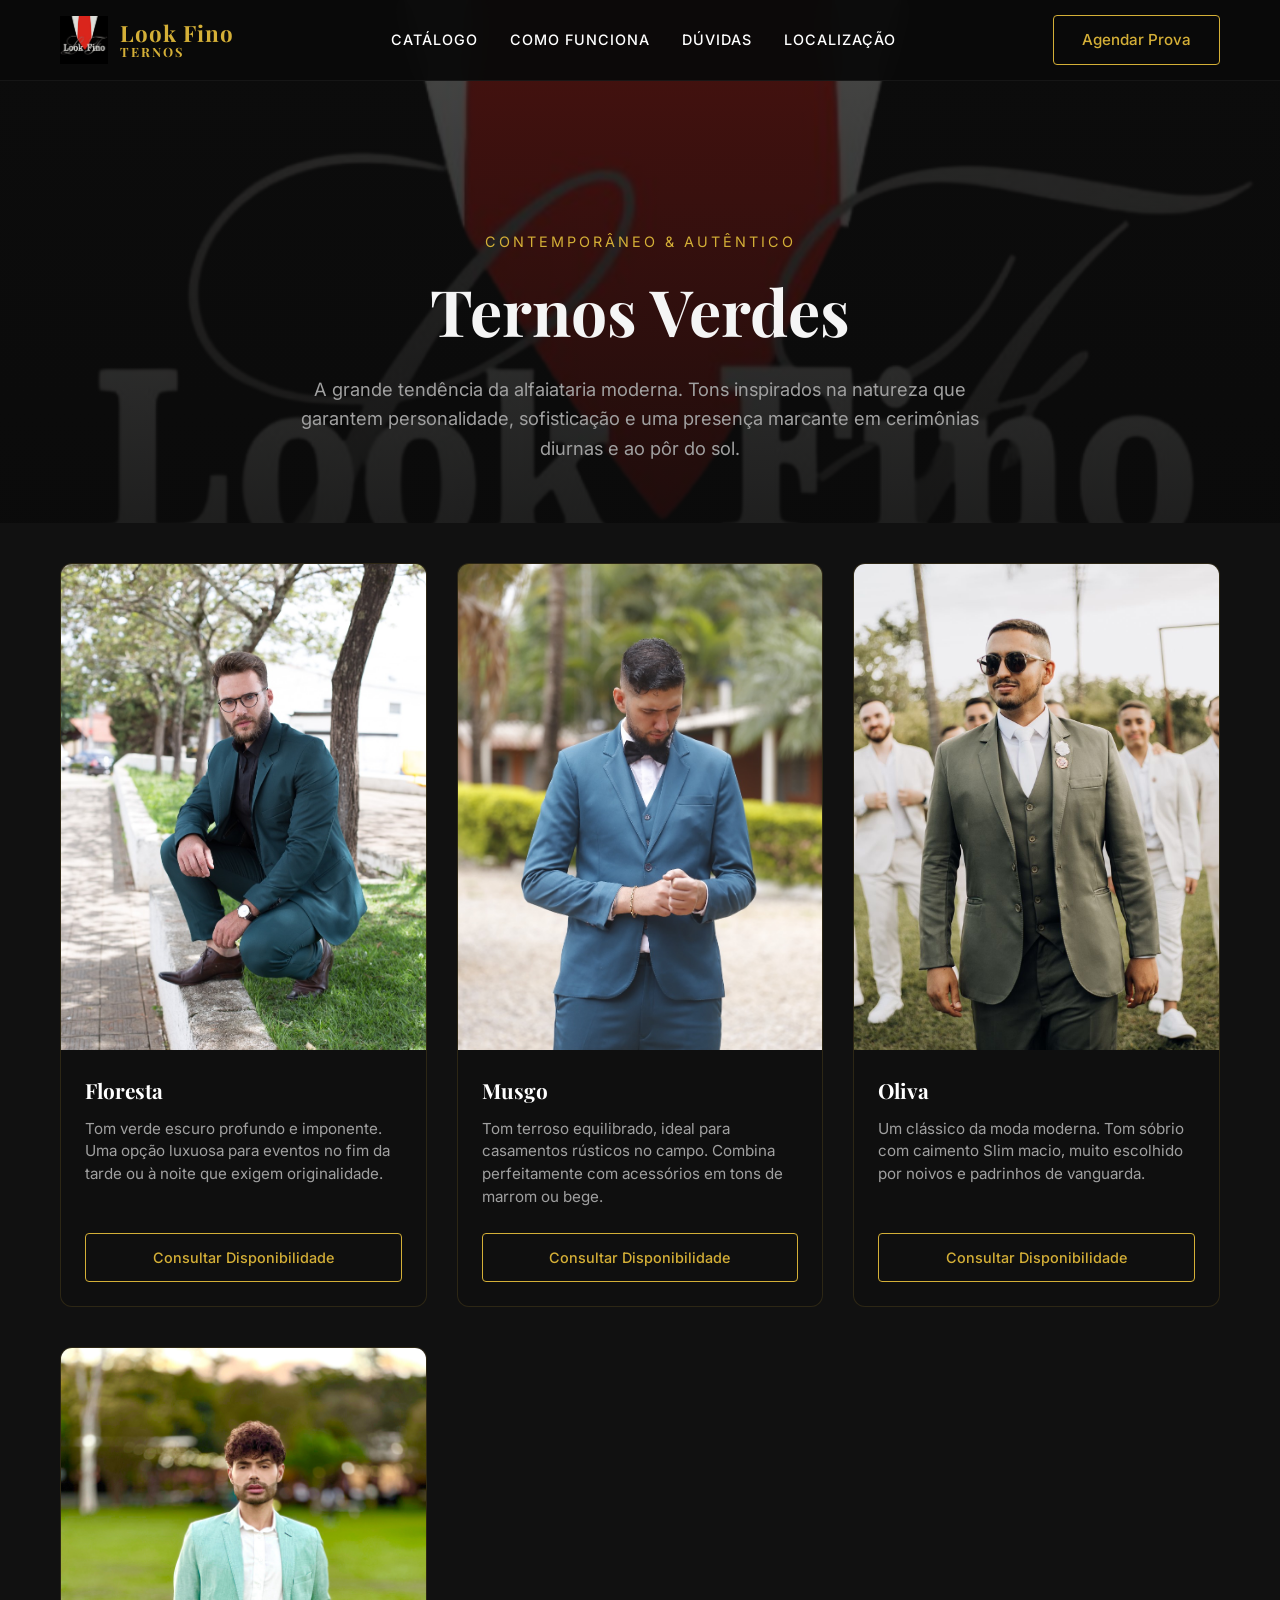
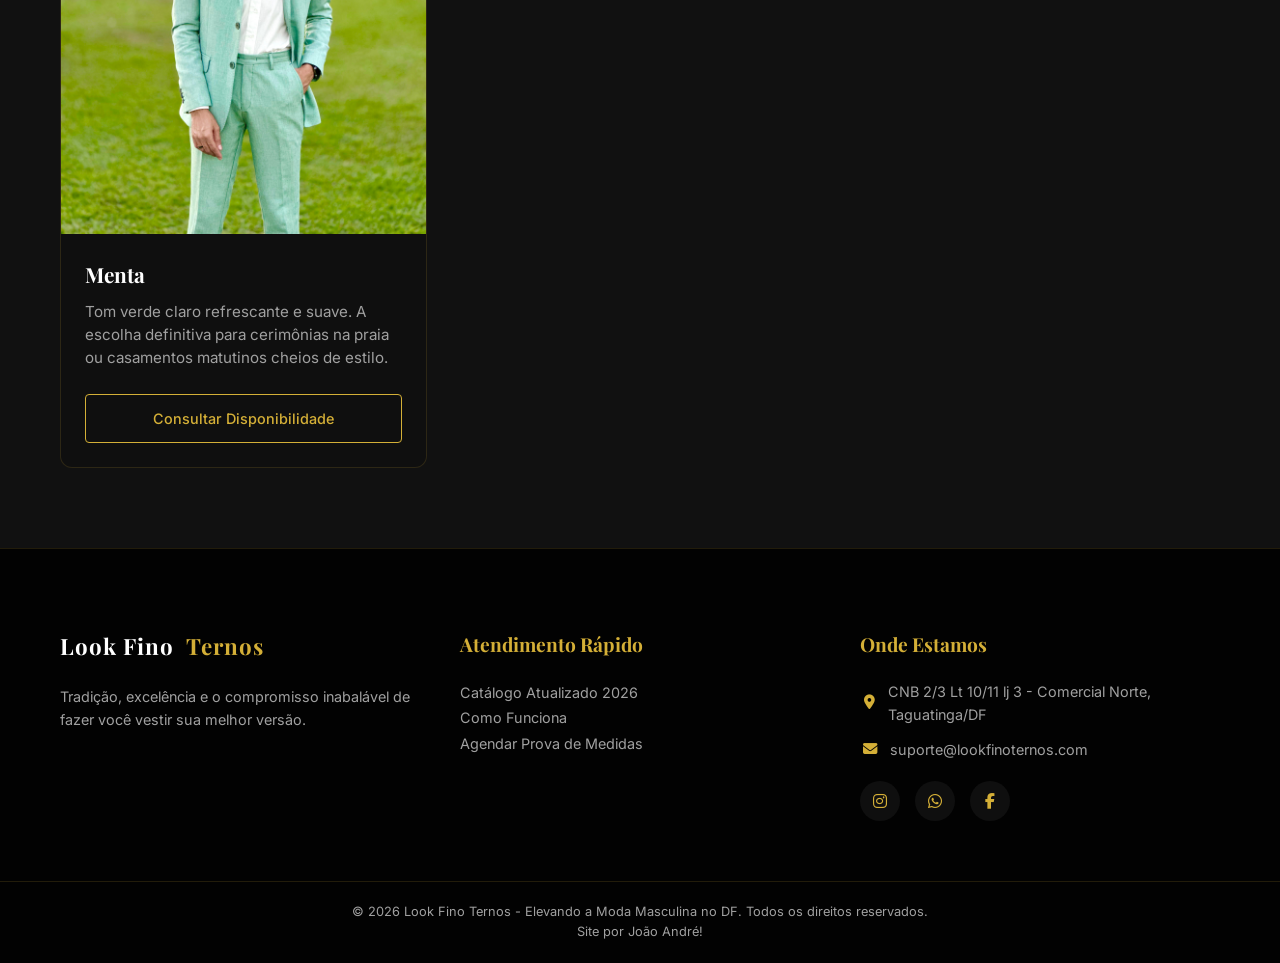
<file: verde.html>
<!DOCTYPE html>
<html lang="pt-BR">
<head>
    <meta charset="UTF-8">
    <meta name="viewport" content="width=device-width, initial-scale=1.0">
    <meta name="description" content="Catálogo de Ternos Verdes Premium - Look Fino. Do Verde Floresta ao Menta, a paleta perfeita para casamentos rústicos e no campo em Taguatinga-DF.">
    <title>Ternos Verdes | Look Fino Alfaiataria</title>
    
    <link rel="icon" type="image/x-icon" href="img/logo.png">
    
    <!-- Google Fonts -->
    <link rel="preconnect" href="https://fonts.googleapis.com">
    <link rel="preconnect" href="https://fonts.gstatic.com" crossorigin>
    <link href="https://fonts.googleapis.com/css2?family=Inter:wght@300;400;500;600&family=Playfair+Display:ital,wght@0,400;0,600;0,700;1,400&display=swap" rel="stylesheet">
    
    <!-- Font Awesome -->
    <link rel="stylesheet" href="https://cdnjs.cloudflare.com/ajax/libs/font-awesome/6.4.0/css/all.min.css">
    
    <!-- CSS Principal -->
    <link rel="stylesheet" href="style.css">
</head>
<body>

    <!-- Cabeçalho / Navbar -->
    <header class="header">
        <div class="container header__container">
            <a href="index.html" class="header__logo">
                <img src="img/260 x 260 px (1).png" alt="Logo Look Fino" class="header__logo-img">
                <span>Look Fino <em>Ternos</em></span>
            </a>
            
            <div class="menu-overlay"></div>

            <button class="hamburger" aria-label="Abrir menu" aria-expanded="false">
                <span class="hamburger__line"></span>
                <span class="hamburger__line"></span>
                <span class="hamburger__line"></span>
            </button>

            <nav class="navbar">
                <a href="https://wa.me/556135626437" target="_blank" class="btn btn--outline header__btn-mobile">Agendar Prova</a>
                <ul class="navbar__list">
                    <li class="navbar__item"><a href="index.html#catalogo-premium" class="navbar__link">Catálogo</a></li>
                    <li class="navbar__item"><a href="index.html#como-funciona" class="navbar__link">Como Funciona</a></li>
                    <li class="navbar__item"><a href="index.html#faq" class="navbar__link">Dúvidas</a></li>
                    <li class="navbar__item"><a href="index.html#onde-estamos" class="navbar__link">Localização</a></li>
                </ul>
                
            </nav>

            <a href="https://wa.me/556135626437" target="_blank" class="btn btn--outline header__btn-desktop">Agendar Prova</a>
        </div>
    </header>

    <main>
        <!-- Seção Hero Interna -->
        <section class="hero hero--internal">
    <img src="img/logo.png" alt="Ternos Verdes" class="hero__bg">

    <div class="hero__overlay"></div>

    <div class="container hero__content hero__content--center">
        <span class="hero__subtitle">Contemporâneo & Autêntico</span>
        <h1 class="hero__title">Ternos Verdes</h1>
        <p class="hero__text hero__text--center">
            A grande tendência da alfaiataria moderna. Tons inspirados na natureza que garantem personalidade, sofisticação e uma presença marcante em cerimônias diurnas e ao pôr do sol.
        </p>
    </div>
</section>

        <!-- Grade de Catálogo (4 Cards) -->
        <section class="section catalog-page">
            <div class="container">
                <div class="catalog-grid">
                    
                    <!-- Card 01 -->
                    <div class="model-card">
                        <div class="model-card__img-box">
                            <img src="img/Floresta.jpg" alt="Terno Verde Floresta" class="model-card__img">
                        </div>
                        <div class="model-card__info">
                            <h3 class="model-card__title">Floresta</h3>
                            <p class="model-card__desc">Tom verde escuro profundo e imponente. Uma opção luxuosa para eventos no fim da tarde ou à noite que exigem originalidade.</p>
                            <a href="https://wa.me/556135626437?text=Olá!%20Gostaria%20de%20saber%20mais%20sobre%20o%20terno%20Verde%20Floresta." target="_blank" class="btn btn--outline btn--full">Consultar Disponibilidade</a>
                        </div>
                    </div>

                    <!-- Card 02 -->
                    <div class="model-card">
                        <div class="model-card__img-box">
                            <img src="img/verde musgo1.jpeg" alt="Terno Verde Musgo" class="model-card__img">
                        </div>
                        <div class="model-card__info">
                            <h3 class="model-card__title">Musgo</h3>
                            <p class="model-card__desc">Tom terroso equilibrado, ideal para casamentos rústicos no campo. Combina perfeitamente com acessórios em tons de marrom ou bege.</p>
                            <a href="https://wa.me/556135626437?text=Olá!%20Gostaria%20de%20saber%20mais%20sobre%20o%20terno%20Verde%20Musgo." target="_blank" class="btn btn--outline btn--full">Consultar Disponibilidade</a>
                        </div>
                    </div>

                    <!-- Card 03 -->
                    <div class="model-card">
                        <div class="model-card__img-box">
                            <img src="img/Verde Oliva.jfif" alt="Terno Verde Oliva" class="model-card__img">
                        </div>
                        <div class="model-card__info">
                            <h3 class="model-card__title">Oliva</h3>
                            <p class="model-card__desc">Um clássico da moda moderna. Tom sóbrio com caimento Slim macio, muito escolhido por noivos e padrinhos de vanguarda.</p>
                            <a href="https://wa.me/556135626437?text=Olá!%20Gostaria%20de%20saber%20mais%20sobre%20o%20terno%20Verde%20Oliva." target="_blank" class="btn btn--outline btn--full">Consultar Disponibilidade</a>
                        </div>
                    </div>

                    <!-- Card 04 -->
                    <div class="model-card">
                        <div class="model-card__img-box">
                            <img src="img/Verde menta.jpeg" alt="Terno Verde Menta" class="model-card__img">
                        </div>
                        <div class="model-card__info">
                            <h3 class="model-card__title">Menta</h3>
                            <p class="model-card__desc">Tom verde claro refrescante e suave. A escolha definitiva para cerimônias na praia ou casamentos matutinos cheios de estilo.</p>
                            <a href="https://wa.me/556135626437?text=Olá!%20Gostaria%20de%20saber%20mais%20sobre%20o%20terno%20Verde%20Menta." target="_blank" class="btn btn--outline btn--full">Consultar Disponibilidade</a>
                        </div>
                    </div>

                </div>
            </div>
        </section>
    </main>

    <!-- Rodapé -->
    <footer class="footer">
        <div class="container footer__container">
            <div class="footer__brand">
                <a href="index.html" class="header__logo">Look Fino <span>Ternos</span></a>
                <p class="footer__text">Tradição, excelência e o compromisso inabalável de fazer você vestir sua melhor versão.</p>
            </div>
            
            <div class="footer__links">
                <h4 class="footer__title">Atendimento Rápido</h4>
                <ul>
                    <li><a href="index.html#catalogo-premium">Catálogo Atualizado 2026</a></li>
                    <li><a href="index.html#como-funciona">Como Funciona</a></li>
                    <li><a href="https://wa.me/556135626437">Agendar Prova de Medidas</a></li>
                </ul>
            </div>

            <div class="footer__contact">
                <h4 class="footer__title">Onde Estamos</h4>
                <p><i class="fa-solid fa-location-dot"></i> CNB 2/3 Lt 10/11 lj 3 - Comercial Norte, Taguatinga/DF</p>
                <p><i class="fa-solid fa-envelope"></i> suporte@lookfinoternos.com</p>
                
                <div class="footer__socials">
                    <a href="https://www.instagram.com/lookfinoternosoficial/" target="_blank"><i class="fa-brands fa-instagram"></i></a>
                    <a href="https://wa.me/556135626437" target="_blank"><i class="fa-brands fa-whatsapp"></i></a>
                    <a href="https://www.facebook.com/lookfinoternosoficial/" target="_blank"><i class="fa-brands fa-facebook-f"></i></a>
                </div>
            </div>
        </div>
        <div class="footer__bottom">
            <p>&copy; 2026 Look Fino Ternos - Elevando a Moda Masculina no DF. Todos os direitos reservados.</p>
            <p><a href="https://www.linkedin.com/in/jo%C3%A3o-cardoso-b63293276/" target="_blank">Site por João André!</a></p>
        </div>
    </footer>

    <script src="script.js"></script>
</body>
</html>
</file>
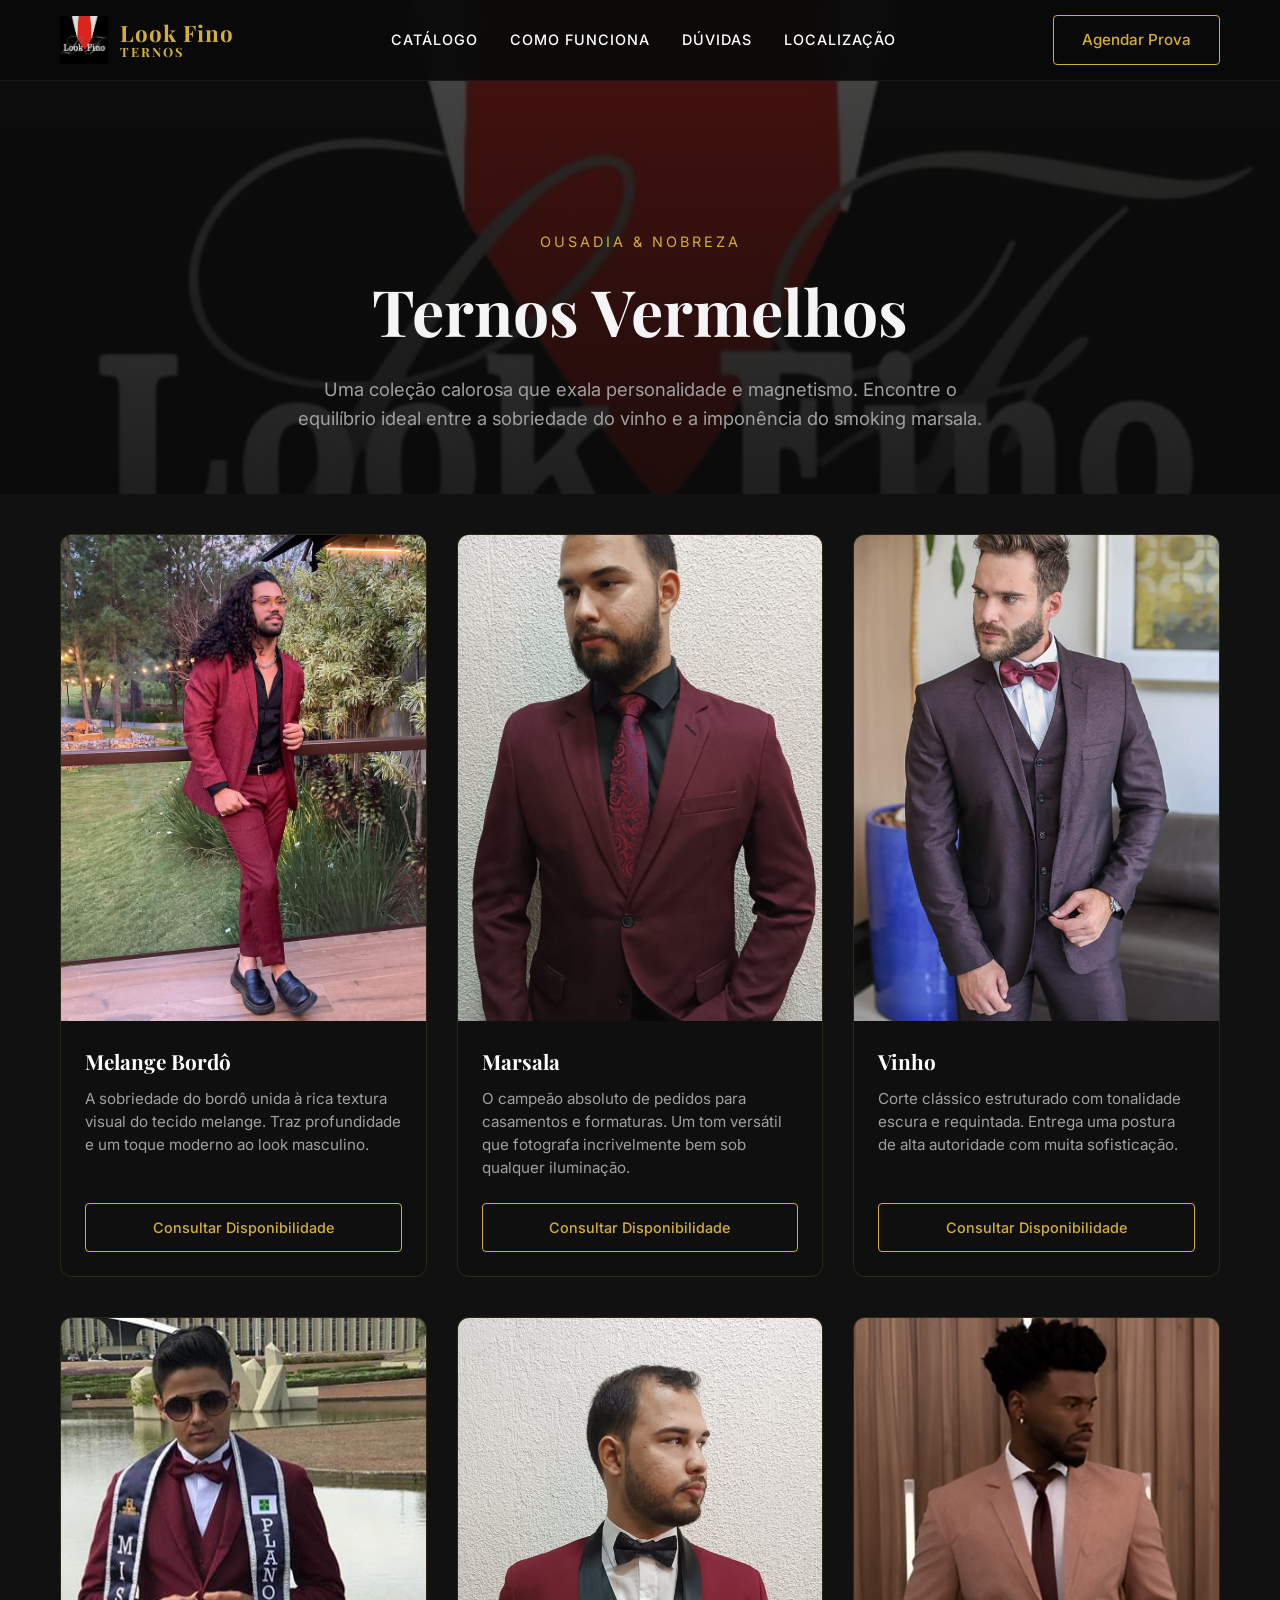
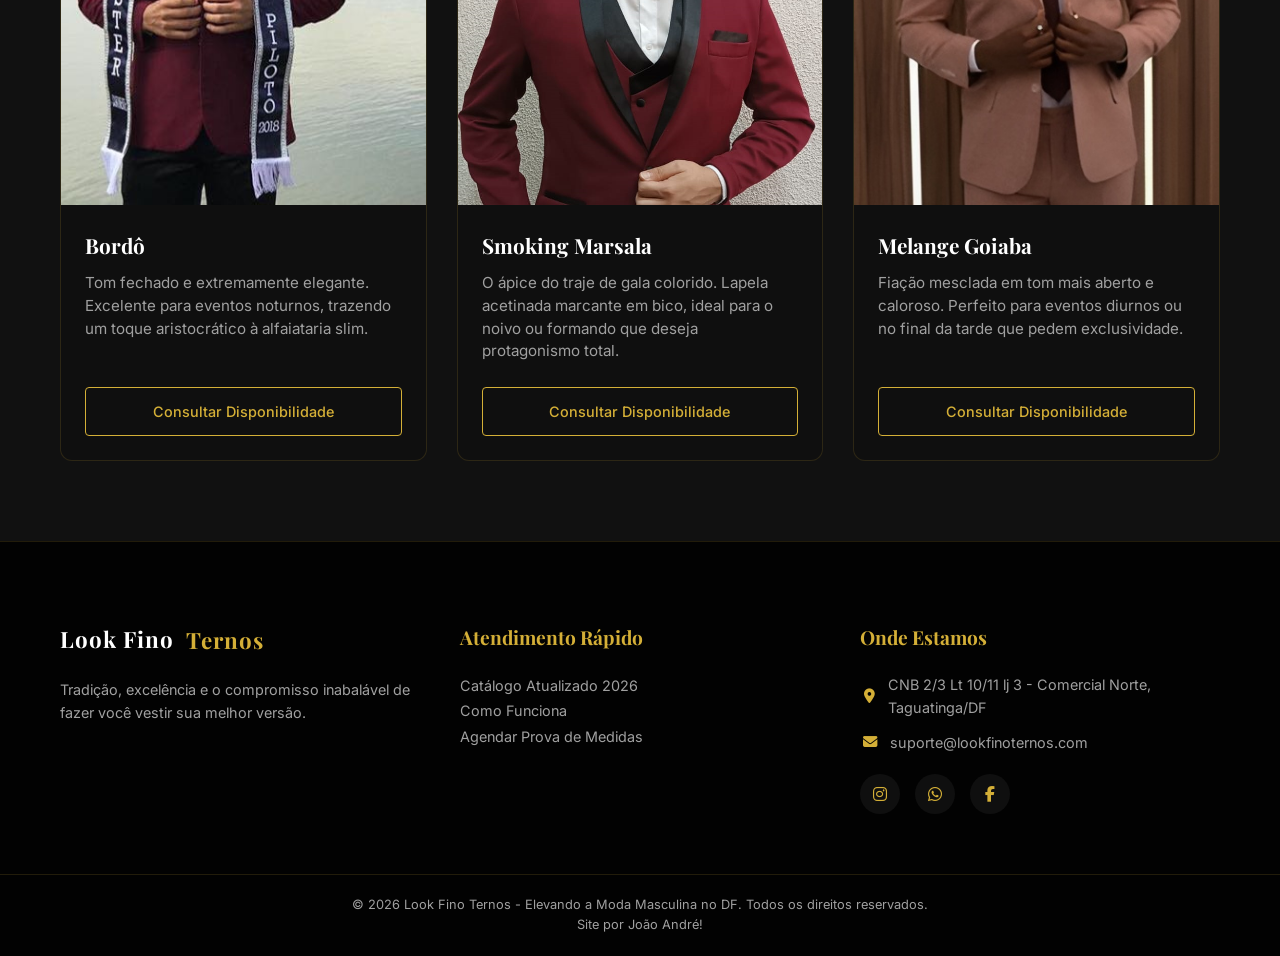
<file: vermelho.html>
<!DOCTYPE html>
<html lang="pt-BR">
<head>
    <meta charset="UTF-8">
    <meta name="viewport" content="width=device-width, initial-scale=1.0">
    <meta name="description" content="Catálogo de Ternos Vermelhos, Marsala e Bordô Premium - Look Fino. Tons imponentes e sofisticados para noivos, formandos e eventos de gala em Taguatinga-DF.">
    <title>Ternos Vermelhos e Marsala | Look Fino Alfaiataria</title>
    
    <link rel="icon" type="image/x-icon" href="img/logo.png">
    
    <!-- Google Fonts -->
    <link rel="preconnect" href="https://fonts.googleapis.com">
    <link rel="preconnect" href="https://fonts.gstatic.com" crossorigin>
    <link href="https://fonts.googleapis.com/css2?family=Inter:wght@300;400;500;600&family=Playfair+Display:ital,wght@0,400;0,600;0,700;1,400&display=swap" rel="stylesheet">
    
    <!-- Font Awesome -->
    <link rel="stylesheet" href="https://cdnjs.cloudflare.com/ajax/libs/font-awesome/6.4.0/css/all.min.css">
    
    <!-- CSS Principal -->
    <link rel="stylesheet" href="style.css">
</head>
<body>

    <!-- Cabeçalho / Navbar -->
    <header class="header">
        <div class="container header__container">
            <a href="index.html" class="header__logo">
                <img src="img/260 x 260 px (1).png" alt="Logo Look Fino" class="header__logo-img">
                <span>Look Fino <em>Ternos</em></span>
            </a>
            
            <div class="menu-overlay"></div>

            <button class="hamburger" aria-label="Abrir menu" aria-expanded="false">
                <span class="hamburger__line"></span>
                <span class="hamburger__line"></span>
                <span class="hamburger__line"></span>
            </button>

            <nav class="navbar">
                <a href="https://wa.me/556135626437" target="_blank" class="btn btn--outline header__btn-mobile">Agendar Prova</a>
                <ul class="navbar__list">
                    <li class="navbar__item"><a href="index.html#catalogo-premium" class="navbar__link">Catálogo</a></li>
                    <li class="navbar__item"><a href="index.html#como-funciona" class="navbar__link">Como Funciona</a></li>
                    <li class="navbar__item"><a href="index.html#faq" class="navbar__link">Dúvidas</a></li>
                    <li class="navbar__item"><a href="index.html#onde-estamos" class="navbar__link">Localização</a></li>
                </ul>
                
            </nav>

            <a href="https://wa.me/556135626437" target="_blank" class="btn btn--outline header__btn-desktop">Agendar Prova</a>
        </div>
    </header>

    <main>
        <!-- Seção Hero Interna -->
        <section class="hero hero--internal">
    <img src="img/logo.png" alt="Ternos Vermelhos" class="hero__bg">

    <div class="hero__overlay"></div>

    <div class="container hero__content hero__content--center">
        <span class="hero__subtitle">Ousadia & Nobreza</span>
        <h1 class="hero__title">Ternos Vermelhos</h1>
        <p class="hero__text hero__text--center">
            Uma coleção calorosa que exala personalidade e magnetismo. Encontre o equilíbrio ideal entre a sobriedade do vinho e a imponência do smoking marsala.
        </p>
    </div>
</section>

        <!-- Grade de Catálogo (6 Cards) -->
        <section class="section catalog-page">
            <div class="container">
                <div class="catalog-grid">
                    
                    <!-- Card 01 -->
                    <div class="model-card">
                        <div class="model-card__img-box">
                            <img src="img/melange bordô.jpeg" alt="Terno Melange Bordô" class="model-card__img">
                        </div>
                        <div class="model-card__info">
                            <h3 class="model-card__title">Melange Bordô</h3>
                            <p class="model-card__desc">A sobriedade do bordô unida à rica textura visual do tecido melange. Traz profundidade e um toque moderno ao look masculino.</p>
                            <a href="https://wa.me/556135626437?text=Olá!%20Gostaria%20de%20saber%20mais%20sobre%20o%20terno%20Melange%20Bordô." target="_blank" class="btn btn--outline btn--full">Consultar Disponibilidade</a>
                        </div>
                    </div>

                    <!-- Card 02 -->
                    <div class="model-card">
                        <div class="model-card__img-box">
                            <img src="img/aaaaaaGabardine Marsala.jpeg" alt="Terno Marsala" class="model-card__img">
                        </div>
                        <div class="model-card__info">
                            <h3 class="model-card__title">Marsala</h3>
                            <p class="model-card__desc">O campeão absoluto de pedidos para casamentos e formaturas. Um tom versátil que fotografa incrivelmente bem sob qualquer iluminação.</p>
                            <a href="https://wa.me/556135626437?text=Olá!%20Gostaria%20de%20saber%20mais%20sobre%20o%20terno%20Marsala." target="_blank" class="btn btn--outline btn--full">Consultar Disponibilidade</a>
                        </div>
                    </div>

                    <!-- Card 03 -->
                     <div class="model-card">
                        <div class="model-card__img-box">
                            <img src="img/TERNO SLIM VINHO PV01 SPLIND TERNOS .jpg" alt="Terno Vinho" class="model-card__img">
                        </div>
                        <div class="model-card__info">
                            <h3 class="model-card__title">Vinho</h3>
                            <p class="model-card__desc">Corte clássico estruturado com tonalidade escura e requintada. Entrega uma postura de alta autoridade com muita sofisticação.</p>
                            <a href="https://wa.me/556135626437?text=Olá!%20Gostaria%20de%20saber%20mais%20sobre%20o%20terno%20Vinho." target="_blank" class="btn btn--outline btn--full">Consultar Disponibilidade</a>
                        </div>
                    </div>
                    

                    <!-- Card 04 -->
                     <div class="model-card">
                        <div class="model-card__img-box">
                            <img src="img/bordo.jpeg" alt="Terno Bordô" class="model-card__img">
                        </div>
                        <div class="model-card__info">
                            <h3 class="model-card__title">Bordô</h3>
                            <p class="model-card__desc">Tom fechado e extremamente elegante. Excelente para eventos noturnos, trazendo um toque aristocrático à alfaiataria slim.</p>
                            <a href="https://wa.me/556135626437?text=Olá!%20Gostaria%20de%20saber%20mais%20sobre%20o%20terno%20Bordô." target="_blank" class="btn btn--outline btn--full">Consultar Disponibilidade</a>
                        </div>
                    </div>
                    

                    <!-- Card 05 -->
                    <div class="model-card">
                        <div class="model-card__img-box">
                            <img src="img/Smoking Marsala Gola Xale.jpeg" alt="Smoking Marsala" class="model-card__img">
                        </div>
                        <div class="model-card__info">
                            <h3 class="model-card__title">Smoking Marsala</h3>
                            <p class="model-card__desc">O ápice do traje de gala colorido. Lapela acetinada marcante em bico, ideal para o noivo ou formando que deseja protagonismo total.</p>
                            <a href="https://wa.me/556135626437?text=Olá!%20Gostaria%20de%20saber%20mais%20sobre%20o%20Smoking%20Marsala." target="_blank" class="btn btn--outline btn--full">Consultar Disponibilidade</a>
                        </div>
                    </div>

                    <!-- Card 06 -->
                    <div class="model-card">
                        <div class="model-card__img-box">
                            <img src="img/melange2.jpg" alt="Terno Melange Goiaba" class="model-card__img">
                        </div>
                        <div class="model-card__info">
                            <h3 class="model-card__title">Melange Goiaba</h3>
                            <p class="model-card__desc">Fiação mesclada em tom mais aberto e caloroso. Perfeito para eventos diurnos ou no final da tarde que pedem exclusividade.</p>
                            <a href="https://wa.me/556135626437?text=Olá!%20Gostaria%20de%20saber%20mais%20sobre%20o%20terno%20Melange%20Goiaba." target="_blank" class="btn btn--outline btn--full">Consultar Disponibilidade</a>
                        </div>
                    </div>

                </div>
            </div>
        </section>
    </main>

    <!-- Rodapé -->
    <footer class="footer">
        <div class="container footer__container">
            <div class="footer__brand">
                <a href="index.html" class="header__logo">Look Fino <span>Ternos</span></a>
                <p class="footer__text">Tradição, excelência e o compromisso inabalável de fazer você vestir sua melhor versão.</p>
            </div>
            
            <div class="footer__links">
                <h4 class="footer__title">Atendimento Rápido</h4>
                <ul>
                    <li><a href="index.html#catalogo-premium">Catálogo Atualizado 2026</a></li>
                    <li><a href="index.html#como-funciona">Como Funciona</a></li>
                    <li><a href="https://wa.me/556135626437">Agendar Prova de Medidas</a></li>
                </ul>
            </div>

            <div class="footer__contact">
                <h4 class="footer__title">Onde Estamos</h4>
                <p><i class="fa-solid fa-location-dot"></i> CNB 2/3 Lt 10/11 lj 3 - Comercial Norte, Taguatinga/DF</p>
                <p><i class="fa-solid fa-envelope"></i> suporte@lookfinoternos.com</p>
                
                <div class="footer__socials">
                    <a href="https://www.instagram.com/lookfinoternosoficial/" target="_blank"><i class="fa-brands fa-instagram"></i></a>
                    <a href="https://wa.me/556135626437" target="_blank"><i class="fa-brands fa-whatsapp"></i></a>
                    <a href="https://www.facebook.com/lookfinoternosoficial/" target="_blank"><i class="fa-brands fa-facebook-f"></i></a>
                </div>
            </div>
        </div>
        <div class="footer__bottom">
            <p>&copy; 2026 Look Fino Ternos - Elevando a Moda Masculina no DF. Todos os direitos reservados.</p>
            <p><a href="https://www.linkedin.com/in/jo%C3%A3o-cardoso-b63293276/" target="_blank">Site por João André!</a></p>
        </div>
    </footer>

    <script src="script.js"></script>
</body>
</html>
</file>
<file: style.css>
/* ==========================================================================
   1. VARIÁVEIS E RESET
   ========================================================================== */
:root {
    /* Paleta de Cores (Estilo Luxo/Premium) */
    --color-primary: #D4AF37;       /* Dourado Metálico */
    --color-primary-dark: #B5952F;  /* Dourado Escuro para Hover */
    --color-bg-dark: #0A0A0A;       /* Fundo Principal Escuro */
    --color-bg-card: #141414;       /* Fundo de Cards */
    --color-bg-alt: #1a1a1a;        /* Fundo Alternativo Secundário */
    --color-text-light: #F8F9FA;    /* Texto Claro */
    --color-text-muted: #A0AEC0;    /* Texto Secundário */
    --color-border: #333333;        /* Bordas Discretas */
    
    /* Tipografia */
    --font-heading: 'Playfair Display', serif;
    --font-body: 'Inter', sans-serif;
    
    /* Espaçamentos e Estrutura */
    --container-max: 1200px;
    --transition-smooth: all 0.3s cubic-bezier(0.25, 0.8, 0.25, 1);
    --radius-sm: 4px;
    --radius-md: 8px;
}

*, *::before, *::after {
    margin: 0;
    padding: 0;
    box-sizing: border-box;
}

html {
    scroll-behavior: smooth;
}

body {
    font-family: var(--font-body);
    background-color: var(--color-bg-dark);
    color: var(--color-text-light);
    line-height: 1.6;
    -webkit-font-smoothing: antialiased;
}

ul { list-style: none; }
a { text-decoration: none; color: inherit; }
img { max-width: 100%; height: auto; display: block; }

/* ==========================================================================
   2. CLASSES UTILITÁRIAS
   ========================================================================== */
.container {
    width: 100%;
    max-width: var(--container-max);
    margin: 0 auto;
    padding: 0 20px;
}

.section {
    padding: 80px 0;
}

.section--dark {
    background-color: #050505;
}

.section__header {
    text-align: center;
    margin-bottom: 50px;
}

.section__title {
    font-family: var(--font-heading);
    font-size: 2.5rem;
    font-weight: 600;
    margin-bottom: 15px;
    color: var(--color-primary);
}

.section__subtitle {
    color: var(--color-text-muted);
    font-size: 1.1rem;
    max-width: 700px;
    margin: 0 auto;
}

.grid {
    display: grid;
    gap: 30px;
}

/* ==========================================================================
   3. BOTÕES
   ========================================================================== */
.btn {
    display: inline-block;
    padding: 12px 28px;
    font-weight: 500;
    font-size: 0.95rem;
    border-radius: var(--radius-sm);
    transition: var(--transition-smooth);
    text-align: center;
    cursor: pointer;
    border: 1px solid transparent;
}

.btn--primary {
    background-color: var(--color-primary);
    color: #000;
}

.btn--primary:hover {
    background-color: var(--color-primary-dark);
    transform: translateY(-2px);
    box-shadow: 0 4px 15px rgba(212, 175, 55, 0.3);
}

.btn--secondary {
    background-color: transparent;
    color: var(--color-text-light);
    border: 1px solid var(--color-text-light);
}

.btn--secondary:hover {
    background-color: var(--color-text-light);
    color: var(--color-bg-dark);
}

.btn--outline {
    border: 1px solid var(--color-primary);
    color: var(--color-primary);
}

.btn--outline:hover {
    background-color: var(--color-primary);
    color: #000;
}

/* ==========================================================================
   4. HEADER E NAVBAR
   ========================================================================== */
.header {
    position: fixed;
    top: 0;
    left: 0;
    width: 100%;
    z-index: 1000;
    background-color: rgba(10, 10, 10, 0.95);
    backdrop-filter: blur(10px);
    border-bottom: 1px solid rgba(255, 255, 255, 0.05);
}

.header__container {
    display: flex;
    justify-content: space-between;
    align-items: center;
    height: 80px;
}

.header__logo {
    font-family: var(--font-heading);
    font-size: 1.5rem;
    font-weight: 700;
    letter-spacing: 1px;
}

.header__logo span {
    color: var(--color-primary);
}

.navbar__list {
    display: flex;
    gap: 30px;
}

.navbar__link {
    font-size: 0.9rem;
    font-weight: 500;
    text-transform: uppercase;
    letter-spacing: 1px;
    color: var(--color-text-light);
    transition: var(--transition-smooth);
    position: relative;
}

.navbar__link::after {
    content: '';
    position: absolute;
    bottom: -5px;
    left: 0;
    width: 0;
    height: 1px;
    background-color: var(--color-primary);
    transition: var(--transition-smooth);
}

.navbar__link:hover::after {
    width: 100%;
}

.navbar__link:hover {
    color: var(--color-primary);
}

@media (max-width: 900px) {
    .navbar, .header__btn {
        display: none;
    }
}

/* ==========================================================================
   5. HERO SECTION (CORRIGIDO PARA iOS)
   ========================================================================== */
.hero {
    position: relative;
    min-height: 100vh;
    display: flex;
    align-items: center;
    justify-content: center;
    text-align: center;
    overflow: hidden;
}

/* IMAGEM AGORA NO HTML (mais compatível com iOS) */
.hero__bg {
    position: absolute;
    inset: 0;
    width: 100%;
    height: 100%;
    object-fit: cover;
    z-index: 0;
}

/* OVERLAY */
.hero__overlay {
    position: absolute;
    inset: 0;
    background: linear-gradient(to bottom, rgba(10,10,10,0.7), rgba(10,10,10,0.9));
    z-index: 1;
}

/* CONTEÚDO */
.hero__content {
    position: relative;
    z-index: 2;
    max-width: 800px;
    margin-top: 80px;
}

/* RESTANTE (mantido igual) */
.hero__subtitle {
    display: block;
    color: var(--color-primary);
    font-size: 0.9rem;
    letter-spacing: 3px;
    text-transform: uppercase;
    margin-bottom: 20px;
}

.hero__title {
    font-family: var(--font-heading);
    font-size: 3.5rem;
    line-height: 1.2;
    margin-bottom: 25px;
}

.hero__text {
    font-size: 1.15rem;
    color: var(--color-text-muted);
    margin-bottom: 40px;
}

.hero__actions {
    display: flex;
    gap: 20px;
    justify-content: center;
}

.hero--internal {
    min-height: 40vh;
    padding-top: 150px;
    padding-bottom: 60px;
}

.hero__content--center {
    text-align: center;
}

.hero__text--center {
    max-width: 700px;
    margin: 0 auto;
}

/* ==========================================================================
   6. COMO FUNCIONA (STEPS)
   ========================================================================== */
.steps__grid {
    grid-template-columns: repeat(1, 1fr);
    gap: 40px;
}

.step__item {
    text-align: center;
    position: relative;
}

.step__number {
    display: inline-flex;
    align-items: center;
    justify-content: center;
    width: 70px;
    height: 70px;
    border-radius: 50%;
    background-color: var(--color-primary);
    color: #000;
    font-family: var(--font-heading);
    font-size: 2rem;
    font-weight: 700;
    margin-bottom: 20px;
    box-shadow: 0 0 0 5px rgba(212, 175, 55, 0.2);
}

.step__title {
    font-family: var(--font-heading);
    font-size: 1.4rem;
    margin-bottom: 10px;
}

.step__text {
    color: var(--color-text-muted);
    font-size: 0.95rem;
}

/* ==========================================================================
   7. SERVIÇOS / DIFERENCIAIS
   ========================================================================== */
.services__grid {
    grid-template-columns: 1fr;
}

.card {
    background-color: var(--color-bg-card);
    padding: 40px 30px;
    border-radius: var(--radius-md);
    border: 1px solid var(--color-border);
    text-align: center;
    transition: var(--transition-smooth);
}

.card:hover {
    transform: translateY(-10px);
    border-color: var(--color-primary);
    box-shadow: 0 10px 30px rgba(0,0,0,0.5);
}

.card__icon {
    font-size: 2.5rem;
    color: var(--color-primary);
    margin-bottom: 20px;
}

.card__title {
    font-family: var(--font-heading);
    font-size: 1.5rem;
    margin-bottom: 15px;
}

.card__text {
    color: var(--color-text-muted);
    font-size: 0.95rem;
}

/* ==========================================================================
   8. CATÁLOGO DE PRODUTOS
   ========================================================================== */
.catalog__grid {
    grid-template-columns: 1fr;
    margin-bottom: 50px;
}

.catalog__item {
    background-color: var(--color-bg-alt);
    border: 1px solid var(--color-border);
    border-radius: var(--radius-md);
    overflow: hidden;
    transition: var(--transition-smooth);
    display: flex;
    flex-direction: column;
}

.catalog__item:hover {
    transform: translateY(-5px);
    border-color: var(--color-primary);
}

.catalog__img-wrapper {
    overflow: hidden;
}

.catalog__img {
    width: 100%;
    height: 320px;
    object-fit: cover;
    transition: transform 0.5s ease;
}

.catalog__item:hover .catalog__img {
    transform: scale(1.08);
}

.catalog__content {
    padding: 25px;
    display: flex;
    flex-direction: column;
    flex-grow: 1;
}

.catalog__tag {
    align-self: flex-start;
    background-color: rgba(212, 175, 55, 0.1);
    color: var(--color-primary);
    padding: 4px 10px;
    font-size: 0.75rem;
    text-transform: uppercase;
    font-weight: 600;
    border-radius: 20px;
    margin-bottom: 12px;
}

.catalog__title {
    font-family: var(--font-heading);
    font-size: 1.3rem;
    margin-bottom: 10px;
}

.catalog__desc {
    color: var(--color-text-muted);
    font-size: 0.9rem;
    margin-bottom: 20px;
    flex-grow: 1;
}

.catalog__link {
    color: var(--color-primary);
    font-weight: 600;
    font-size: 0.9rem;
    display: inline-block;
    transition: var(--transition-smooth);
}

.catalog__link:hover {
    color: var(--color-text-light);
    transform: translateX(5px);
}

.catalog__action {
    text-align: center;
}

/* ==========================================================================
   9. COLEÇÕES / DESTAQUES
   ========================================================================== */
.collection__grid {
    grid-template-columns: 1fr;
}

.collection__item {
    position: relative;
    border-radius: var(--radius-md);
    overflow: hidden;
    cursor: pointer;
}

.collection__img {
    width: 100%;
    height: 400px;
    object-fit: cover;
    transition: transform 0.6s ease;
}

.collection__item:hover .collection__img {
    transform: scale(1.05);
}

.collection__info {
    position: absolute;
    bottom: 0;
    left: 0;
    width: 100%;
    padding: 30px;
    background: linear-gradient(to top, rgba(0,0,0,0.9), transparent);
}

.collection__name {
    font-family: var(--font-heading);
    font-size: 1.5rem;
    color: var(--color-primary);
    margin-bottom: 5px;
}

.collection__desc {
    color: var(--color-text-light);
    font-size: 0.9rem;
}

/* ==========================================================================
   10. FOOTER E ÍCONES SOCIAIS (ALINHAMENTO CORRIGIDO)
   ========================================================================== */
.footer {
    background-color: #020202;
    padding: 80px 0 20px;
    border-top: 1px solid var(--color-border);
}

.footer__container {
    display: grid;
    grid-template-columns: 1fr;
    gap: 40px;
    margin-bottom: 60px;
}

.footer__title {
    font-family: var(--font-heading);
    font-size: 1.2rem;
    color: var(--color-primary);
    margin-bottom: 20px;
}

.footer__text, .footer__links a, .footer__contact p {
    color: var(--color-text-muted);
    font-size: 0.9rem;
    margin-bottom: 12px;
}

.footer__contact p {
    display: flex;
    align-items: center;
}

.footer__contact i:not(.fa-brands) {
    color: var(--color-primary);
    margin-right: 10px;
    width: 20px;
    text-align: center;
}

.footer__links a:hover {
    color: var(--color-primary);
}

/* Correção Definitiva do Alinhamento dos Ícones */
.footer__socials {
    display: flex;
    gap: 15px;
    margin-top: 20px;
}

.footer__socials a {
    display: inline-flex; /* Garante estrutura flex no container do ícone */
    align-items: center;  /* Centralização Vertical */
    justify-content: center; /* Centralização Horizontal */
    width: 40px;
    height: 40px;
    border-radius: 50%;
    background-color: var(--color-bg-card);
    color: var(--color-primary);
    transition: var(--transition-smooth);
    text-decoration: none;
}

.footer__socials a i {
    line-height: 1; /* Remove espaçamentos fantasma do FontAwesome */
    display: flex;
    align-items: center;
    justify-content: center;
}

.footer__socials a:hover {
    background-color: var(--color-primary);
    color: #000;
}

.footer__bottom {
    text-align: center;
    padding-top: 20px;
    border-top: 1px solid var(--color-border);
    color: var(--color-text-muted);
    font-size: 0.8rem;
}

/* ==========================================================================
   11. MEDIA QUERIES (RESPONSIVIDADE)
   ========================================================================== */

/* Tablet */
@media (min-width: 768px) {
    .steps__grid {
        grid-template-columns: repeat(2, 1fr);
    }
    
    .services__grid, .collection__grid, .catalog__grid {
        grid-template-columns: repeat(2, 1fr);
    }
    
    .footer__container {
        grid-template-columns: repeat(3, 1fr);
    }
    
    .hero__title {
        font-size: 3rem;
    }
}

/* Desktop */
@media (min-width: 1024px) {
    .steps__grid {
        grid-template-columns: repeat(4, 1fr); /* 4 passos em linha */
    }
    
    .services__grid, .collection__grid, .catalog__grid {
        grid-template-columns: repeat(3, 1fr);
    }
    
    .hero__title {
        font-size: 4rem;
    }
}

/* Mobile Menor */
@media (max-width: 480px) {
    .hero__actions {
        flex-direction: column;
    }
    
    .hero__title {
        font-size: 2.5rem;
    }
}

/* ==========================================================================
   12. SLIDER / CARROSSEL PREMIUM (NOVO)
   ========================================================================== */
.slider-section {
    background-color: var(--color-bg-dark);
    position: relative;
    overflow: hidden; /* Evita que arrows estoure a tela no mobile */
}

.relative { position: relative; }

.slider-wrapper {
    position: relative;
    margin-top: 50px;
    padding: 0 10px;
}

.slider-track {
    display: flex;
    gap: 30px;
    overflow-x: auto;
    scroll-snap-type: x mandatory;
    scroll-behavior: smooth;
    padding: 20px 0 40px 0; /* Padding inferior para a sombra não cortar */
    scrollbar-width: none; /* Oculta no Firefox */
    -ms-overflow-style: none;  /* Oculta no IE/Edge */
}

.slider-track::-webkit-scrollbar {
    display: none; /* Oculta no Chrome/Safari */
}

.slider-card {
    flex: 0 0 320px; /* Tamanho fixo do card */
    scroll-snap-align: center;
    position: relative;
    border-radius: var(--radius-md);
    overflow: hidden;
    border: 1px solid var(--color-border);
    background-color: var(--color-bg-card);
    transition: var(--transition-smooth);
    display: block;
    aspect-ratio: 3/4; /* Proporção elegante de retrato */
    cursor: pointer;
}

/* Efeito Premium de Hover no Card */
.slider-card:hover {
    transform: translateY(-8px);
    border-color: var(--color-primary);
    box-shadow: 0 15px 35px rgba(212, 175, 55, 0.15); /* Brilho dourado */
}

.slider-card__img-box {
    width: 100%;
    height: 100%;
    position: relative;
    overflow: hidden;
}

.slider-card__img {
    width: 100%;
    height: 100%;
    object-fit: cover;
    transition: transform 0.8s cubic-bezier(0.25, 0.46, 0.45, 0.94);
}

.slider-card:hover .slider-card__img {
    transform: scale(1.08); /* Zoom dramático suave */
}

.slider-card__overlay {
    position: absolute;
    inset: 0;
    background: linear-gradient(to top, rgba(5,5,5,0.95) 0%, rgba(5,5,5,0.4) 40%, transparent 100%);
    transition: background 0.4s ease;
}

.slider-card:hover .slider-card__overlay {
    background: linear-gradient(to top, rgba(5,5,5,0.95) 0%, rgba(212,175,55,0.15) 50%, transparent 100%);
}

.slider-card__info {
    position: absolute;
    bottom: 0;
    left: 0;
    width: 100%;
    padding: 30px 25px;
    z-index: 2;
    display: flex;
    flex-direction: column;
    gap: 8px;
}

.slider-card__category {
    font-size: 0.75rem;
    font-weight: 600;
    color: var(--color-primary);
    letter-spacing: 2px;
    text-transform: uppercase;
}

.slider-card__title {
    font-family: var(--font-heading);
    font-size: 2rem;
    color: var(--color-text-light);
    line-height: 1.1;
}

/* Setas do Slider */
.slider-arrow {
    position: absolute;
    top: 45%;
    transform: translateY(-50%);
    width: 55px;
    height: 55px;
    border-radius: 50%;
    background-color: var(--color-bg-dark);
    border: 1px solid var(--color-border);
    color: var(--color-text-light);
    font-size: 1.2rem;
    display: grid;
    place-items: center;
    cursor: pointer;
    z-index: 10;
    transition: var(--transition-smooth);
    box-shadow: 0 5px 15px rgba(0,0,0,0.5);
}

.slider-arrow:hover {
    background-color: var(--color-primary);
    border-color: var(--color-primary);
    color: #000;
    transform: translateY(-50%) scale(1.1);
}

.slider-arrow--prev { left: -20px; }
.slider-arrow--next { right: -20px; }

/* Responsividade do Slider */
@media (max-width: 768px) {
    .slider-card {
        flex: 0 0 80%; /* Ocupa 80% da tela no mobile */
        scroll-snap-align: center;
    }
    
    .slider-arrow {
        display: none; /* No mobile o usuário arrasta com o dedo */
    }
}

/* ==========================================================================
   13. PÁGINAS INTERNAS POR COR (GRID)
   ========================================================================== */
.internal-page-header {
    padding: 150px 0 60px; /* Compensa navbar fixa */
    background: linear-gradient(to bottom, #111, var(--color-bg-dark));
    text-align: center;
    border-bottom: 1px solid var(--color-border);
}

.breadcrumb {
    color: var(--color-primary);
    font-size: 0.85rem;
    text-transform: uppercase;
    letter-spacing: 1px;
    margin-bottom: 15px;
    display: block;
}

.internal-page-header .section__title { font-size: 3.5rem; }

.product-grid {
    display: grid;
    grid-template-columns: repeat(auto-fill, minmax(280px, 1fr));
    gap: 30px;
    padding: 60px 0;
}

/* ==========================================================================
   VARIÁVEIS ADICIONAIS (Verifique se já possui semelhantes em seu :root)
   ========================================================================== */
:root {
    --color-bg-dark: #050505;
    --color-bg-card: #0f0f0f;
    --color-bg-card-hover: #161616;
    --color-primary: #d4af37; /* Dourado Premium */
    --color-primary-rgb: 212, 175, 55;
    --color-text-light: #ffffff;
    --color-text-muted: #a0a0a0;
    --color-border: rgba(212, 175, 55, 0.15);
    --color-border-hover: rgba(212, 175, 55, 0.4);
    --font-heading: 'Playfair Display', serif;
    --font-sans: 'Inter', sans-serif;
    --transition-smooth: all 0.4s cubic-bezier(0.25, 0.8, 0.25, 1);
    --radius-md: 8px;
    --radius-lg: 16px;
}

/* Utilitário para limitar largura de seções de texto/FAQ */
.container--narrow {
    max-width: 800px !important;
}

/* ==========================================================================
   SEÇÃO "COMO FUNCIONA" REFINADA
   ========================================================================== */
.steps__grid {
    display: grid;
    grid-template-columns: repeat(auto-fit, minmax(240px, 1fr));
    gap: 30px;
    margin-top: 50px;
}

.step__card {
    background-color: var(--color-bg-card);
    border: 1px solid var(--color-border);
    border-radius: var(--radius-md);
    padding: 40px 30px;
    position: relative;
    transition: var(--transition-smooth);
    overflow: hidden;
}

.step__card:hover {
    transform: translateY(-10px);
    border-color: var(--color-border-hover);
    box-shadow: 0 20px 40px rgba(0, 0, 0, 0.6), 0 0 20px rgba(var(--color-primary-rgb), 0.05);
}

/* Linha dourada decorativa sutil no topo do card ao passar o mouse */
.step__card::before {
    content: '';
    position: absolute;
    top: 0;
    left: 0;
    width: 100%;
    height: 3px;
    background: linear-gradient(90deg, transparent, var(--color-primary), transparent);
    transform: scaleX(0);
    transition: var(--transition-smooth);
}

.step__card:hover::before {
    transform: scaleX(1);
}

.step__card-badge {
    position: absolute;
    top: 20px;
    right: 25px;
    font-family: var(--font-heading);
    font-size: 2.5rem;
    font-weight: 700;
    color: rgba(var(--color-primary-rgb), 0.08);
    transition: var(--transition-smooth);
    user-select: none;
}

.step__card:hover .step__card-badge {
    color: rgba(var(--color-primary-rgb), 0.18);
    transform: scale(1.1);
}

.step__card-icon {
    font-size: 2.2rem;
    color: var(--color-primary);
    margin-bottom: 25px;
    display: inline-block;
    transition: var(--transition-smooth);
}

.step__card:hover .step__card-icon {
    transform: rotate(-5deg) scale(1.05);
}

.step__card-title {
    font-family: var(--font-heading);
    font-size: 1.4rem;
    color: var(--color-text-light);
    margin-bottom: 15px;
    font-weight: 600;
}

.step__card-text {
    font-size: 0.95rem;
    color: var(--color-text-muted);
    line-height: 1.6;
}

/* ==========================================================================
   NOVA SEÇÃO: FAQ ACCORDION PREMIUM
   ========================================================================== */
.faq__list {
    margin-top: 40px;
    display: flex;
    flex-direction: column;
    gap: 15px;
}

.faq__item {
    background-color: var(--color-bg-card);
    border: 1px solid var(--color-border);
    border-radius: var(--radius-md);
    overflow: hidden;
    transition: var(--transition-smooth);
}

.faq__item:hover {
    border-color: var(--color-border-hover);
}

.faq__trigger {
    width: 100%;
    background: none;
    border: none;
    padding: 24px 30px;
    display: flex;
    justify-content: space-between;
    align-items: center;
    text-align: left;
    cursor: pointer;
    color: var(--color-text-light);
    gap: 20px;
}

.faq__question {
    font-family: var(--font-sans);
    font-size: 1.1rem;
    font-weight: 500;
    transition: var(--transition-smooth);
}

.faq__item:hover .faq__question {
    color: var(--color-primary);
}

.faq__icon-box {
    width: 32px;
    height: 32px;
    border-radius: 50%;
    background-color: rgba(var(--color-primary-rgb), 0.05);
    border: 1px solid var(--color-border);
    display: grid;
    place-items: center;
    font-size: 0.85rem;
    color: var(--color-primary);
    transition: var(--transition-smooth);
    flex-shrink: 0;
}

/* Estado Ativo do FAQ */
.faq__item.is-active {
    border-color: rgba(var(--color-primary-rgb), 0.4);
    background-color: var(--color-bg-card-hover);
}

.faq__item.is-active .faq__icon-box {
    transform: rotate(135deg); /* Transforma o + em um x elegante */
    background-color: var(--color-primary);
    color: #000;
}

/* Container do conteúdo dinâmico */
.faq__content {
    max-height: 0;
    overflow: hidden;
    transition: max-height 0.4s cubic-bezier(0.25, 1, 0.5, 1);
}

.faq__text {
    padding: 0 30px 28px 30px;
    color: var(--color-text-muted);
    font-size: 1rem;
    line-height: 1.7;
}

/* ==========================================================================
   NOVA SEÇÃO: MAPA E LOCALIZAÇÃO RESPONSIVA
   ========================================================================== */
.location-map__wrapper {
    position: relative;
    width: 100%;
    height: 450px;
    margin-top: 40px;
    border-radius: var(--radius-lg);
    overflow: hidden;
    border: 1px solid var(--color-border);
    box-shadow: 0 10px 30px rgba(0, 0, 0, 0.5);
}

.location-map__iframe {
    position: absolute;
    top: 0;
    left: 0;
    width: 100%;
    height: 100%;
    border: 0;
    /* Filtro CSS avançado para mesclar o mapa ao tema escuro da marca */
    filter: invert(90%) hue-rotate(180deg) ssat(120%) contrast(90%);
}

/* Ajustes Responsivos para Telas Menores */
@media (max-width: 768px) {
    .step__card {
        padding: 30px 20px;
    }
    
    .faq__trigger {
        padding: 20px;
    }
    
    .faq__text {
        padding: 0 20px 20px 20px;
    }
    
    .location-map__wrapper {
        height: 320px;
    }
}

/* ==========================================================================
   ALINHAMENTO DA LOGO COM IMAGEM
   ========================================================================== */
.header__logo {
    display: flex;
    align-items: center;
    gap: 15px; /* Espaço exato entre a imagem e o texto do título */
    text-decoration: none;
    font-family: var(--font-heading);
    font-size: 1.5rem;
    color: var(--color-text-light);
    font-weight: 700;
}

.header__logo-img {
    height: 45px; /* Altura ideal para não quebrar a proporção do cabeçalho */
    width: auto;  /* Mantém a proporção original da largura da imagem */
    object-fit: contain;
    transition: var(--transition-smooth);
}

.header__logo:hover .header__logo-img {
    transform: scale(1.05); /* Efeito sutil de aproximação ao passar o mouse */
}

.header__logo span {
    display: flex;
    flex-direction: column;
    line-height: 1.1;
}

.header__logo em {
    font-size: 0.85rem;
    font-style: normal;
    color: var(--color-primary); /* Destaca o "Ternos" em dourado */
    letter-spacing: 2px;
    text-transform: uppercase;
}

/* Ajuste sutil para o rodapé (opcional, caso queira replicar o comportamento lá) */
.footer__brand .header__logo {
    margin-bottom: 20px;
}

/* ==========================================================================
   SUPORTE PARA LOGO COM IMAGEM NO HEADER (COMPLETO)
   ========================================================================== */
.header__logo {
    display: flex;
    align-items: center;
    gap: 12px; /* Distância refinada entre a imagem da logo e o texto */
    text-decoration: none;
    font-family: var(--font-heading);
    font-size: 1.4rem;
    color: var(--color-text-light);
    font-weight: 700;
}

.header__logo-img {
    height: 48px; /* Mantém uma proporção nobre e legível no menu fixo */
    width: auto;  /* Evita distorções na largura original */
    object-fit: contain;
    transition: all 0.3s cubic-bezier(0.25, 0.8, 0.25, 1);
}

.header__logo:hover .header__logo-img {
    transform: scale(1.06); /* Microinteração elegante ao passar o mouse */
}

.header__logo span {
    display: flex;
    flex-direction: column;
    line-height: 1.1;
}

.header__logo em {
    font-size: 0.8rem;
    font-style: normal;
    color: var(--color-primary, #d4af37);
    letter-spacing: 2px;
    text-transform: uppercase;
}

/* ==========================================================================
   ESTILOS PREMIUM DA SEÇÃO "COMO FUNCIONA", FAQ E MAPA RESPONSIVO
   ========================================================================== */
.container--narrow {
    max-width: 800px !important;
}

.steps__grid {
    display: grid;
    grid-template-columns: repeat(auto-fit, minmax(240px, 1fr));
    gap: 30px;
    margin-top: 50px;
}

.step__card {
    background-color: #0f0f0f;
    border: 1px solid rgba(212, 175, 55, 0.15);
    border-radius: 8px;
    padding: 40px 30px;
    position: relative;
    transition: all 0.4s cubic-bezier(0.25, 0.8, 0.25, 1);
    overflow: hidden;
}

.step__card:hover {
    transform: translateY(-10px);
    border-color: rgba(212, 175, 55, 0.4);
    box-shadow: 0 20px 40px rgba(0, 0, 0, 0.6);
}

.step__card-badge {
    position: absolute;
    top: 20px;
    right: 25px;
    font-family: var(--font-heading);
    font-size: 2.5rem;
    font-weight: 700;
    color: rgba(212, 175, 55, 0.08);
    user-select: none;
}

.step__card-icon {
    font-size: 2.2rem;
    color: var(--color-primary, #d4af37);
    margin-bottom: 25px;
}

.step__card-title {
    font-family: var(--font-heading);
    font-size: 1.4rem;
    color: #ffffff;
    margin-bottom: 15px;
}

.step__card-text {
    font-size: 0.95rem;
    color: #a0a0a0;
    line-height: 1.6;
}

/* FAQ Accordion CSS */
.faq__list {
    margin-top: 40px;
    display: flex;
    flex-direction: column;
    gap: 15px;
}

.faq__item {
    background-color: #0f0f0f;
    border: 1px solid rgba(212, 175, 55, 0.15);
    border-radius: 8px;
    overflow: hidden;
    transition: all 0.4s cubic-bezier(0.25, 0.8, 0.25, 1);
}

.faq__trigger {
    width: 100%;
    background: none;
    border: none;
    padding: 24px 30px;
    display: flex;
    justify-content: space-between;
    align-items: center;
    text-align: left;
    cursor: pointer;
    color: #ffffff;
}

.faq__question {
    font-size: 1.1rem;
    font-weight: 500;
}

.faq__icon-box {
    color: var(--color-primary, #d4af37);
    transition: transform 0.4s ease;
}

.faq__item.is-active {
    border-color: rgba(212, 175, 55, 0.4);
    background-color: #161616;
}

.faq__item.is-active .faq__icon-box {
    transform: rotate(135deg); /* Transforma o "+" em um "x" limpo */
}

.faq__content {
    max-height: 0;
    overflow: hidden;
    transition: max-height 0.4s cubic-bezier(0.25, 1, 0.5, 1);
}

.faq__text {
    padding: 0 30px 28px 30px;
    color: #a0a0a0;
    line-height: 1.7;
}

/* Wrapper customizado do Mapa */
.location-map__wrapper {
    position: relative;
    width: 100%;
    height: 450px;
    margin-top: 40px;
    border-radius: 16px;
    overflow: hidden;
    border: 1px solid rgba(212, 175, 55, 0.15);
}

.location-map__iframe {
    position: absolute;
    top: 0;
    left: 0;
    width: 100%;
    height: 100%;
    border: 0;
    filter: invert(90%) hue-rotate(180deg) saturate(120%) contrast(90%);
}

/* Responsividade de Dispositivos Móveis */
@media (max-width: 768px) {
    .header__logo-img {
        height: 40px; /* Reduz levemente em telas mobile para poupar espaço */
    }
    .location-map__wrapper {
        height: 320px;
    }
}

/* ==========================================================================
   PÁGINAS INTERNAS DE CATÁLOGO (Ex: preto.html, azul.html)
   ========================================================================== */
.catalog-page {
    padding-top: 40px;
    padding-bottom: 80px;
}

.catalog-grid {
    display: grid;
    grid-template-columns: repeat(auto-fill, minmax(300px, 1fr));
    gap: 40px 30px;
}

.model-card {
    background-color: #0f0f0f;
    border: 1px solid rgba(212, 175, 55, 0.15);
    border-radius: 12px;
    overflow: hidden;
    transition: all 0.4s cubic-bezier(0.25, 0.8, 0.25, 1);
    display: flex;
    flex-direction: column;
}

.model-card:hover {
    transform: translateY(-8px);
    border-color: rgba(212, 175, 55, 0.5);
    box-shadow: 0 15px 35px rgba(0, 0, 0, 0.5);
}

.model-card__img-box {
    width: 100%;
    aspect-ratio: 3/4; /* Mantém as imagens de roupas proporcionais */
    overflow: hidden;
    position: relative;
    background-color: #1a1a1a;
}

.model-card__img {
    width: 100%;
    height: 100%;
    object-fit: cover;
    transition: transform 0.6s ease;
}

.model-card:hover .model-card__img {
    transform: scale(1.05);
}

.model-card__info {
    padding: 24px;
    display: flex;
    flex-direction: column;
    flex-grow: 1;
}

.model-card__title {
    font-family: var(--font-heading);
    font-size: 1.3rem;
    color: #ffffff;
    margin-bottom: 10px;
}

.model-card__desc {
    font-size: 0.95rem;
    color: #a0a0a0;
    line-height: 1.5;
    margin-bottom: 24px;
    flex-grow: 1; /* Empurra o botão para baixo para alinhamento uniforme */
}

/* Modificador de Botão para preencher a largura do card */
.btn--full {
    width: 100%;
    text-align: center;
    padding: 12px;
    font-size: 0.9rem;
}

/* =========================================
   VARIÁVEIS & RESET (Tema Look Fino)
   ========================================= */
:root {
    --primary-color: #111111;
    --gold: #c5a059;
    --gold-hover: #b08d4a;
    --bg-dark: #1a1a1a;
    --text-light: #f5f5f5;
    --text-muted: #aaaaaa;
    --transition-smooth: all 0.4s cubic-bezier(0.25, 1, 0.5, 1);
}

* {
    margin: 0; padding: 0; box-sizing: border-box;
}

html { scroll-behavior: smooth; }

body {
    font-family: 'Inter', sans-serif;
    background-color: var(--primary-color);
    color: var(--text-light);
    overflow-x: hidden;
}

h1, h2, h3, .header__logo span { font-family: 'Playfair Display', serif; }

/* =========================================
   CARROSSEL PREMIUM (Foco Principal)
   ========================================= */
.slider-section {
    padding: 80px 0;
    background: var(--bg-dark);
}

.slider-wrapper {
    position: relative;
    display: flex;
    align-items: center;
    margin-top: 40px;
}

.slider-track {
    display: flex;
    gap: 24px;
    overflow-x: auto;
    scroll-behavior: smooth;
    scroll-snap-type: x mandatory; /* Scroll suave de item em item nativo */
    -webkit-overflow-scrolling: touch; /* Fluidez no iOS */
    padding-bottom: 20px;
    
    /* Esconde barra de rolagem mas mantém função */
    scrollbar-width: none; 
    -ms-overflow-style: none;
}

.slider-track::-webkit-scrollbar { display: none; }

.slider-card {
    flex: 0 0 320px;
    scroll-snap-align: start;
    position: relative;
    border-radius: 8px;
    overflow: hidden;
    text-decoration: none;
    color: var(--text-light);
    transition: var(--transition-smooth);
    display: block;
}

.slider-card:hover {
    transform: translateY(-5px);
    box-shadow: 0 15px 30px rgba(0,0,0,0.4);
}

.slider-card__img-box {
    position: relative;
    height: 400px;
    overflow: hidden;
}

.slider-card__img {
    width: 100%; height: 100%;
    object-fit: cover;
    transition: transform 0.6s ease;
}

.slider-card:hover .slider-card__img { transform: scale(1.05); }

.slider-card__overlay {
    position: absolute;
    inset: 0;
    background: linear-gradient(to top, rgba(0,0,0,0.9) 0%, rgba(0,0,0,0) 60%);
}

.slider-card__info {
    position: absolute;
    bottom: 0; left: 0; right: 0;
    padding: 24px;
    z-index: 2;
}

.slider-card__category {
    font-size: 0.75rem;
    text-transform: uppercase;
    color: var(--gold);
    letter-spacing: 2px;
}

.slider-card__title { font-size: 1.5rem; margin-top: 8px; }

/* Setas do Carrossel (UX Melhorada) */
.slider-arrow {
    background: rgba(255, 255, 255, 0.1);
    border: 1px solid rgba(255, 255, 255, 0.2);
    color: var(--gold);
    width: 50px; height: 50px;
    border-radius: 50%;
    position: absolute;
    z-index: 10;
    cursor: pointer;
    display: flex; justify-content: center; align-items: center;
    backdrop-filter: blur(5px);
    transition: var(--transition-smooth);
    user-select: none; /* Impede seleção de texto ao segurar */
    -webkit-tap-highlight-color: transparent;
}

.slider-arrow:hover {
    background: var(--gold);
    color: var(--primary-color);
    transform: scale(1.1);
}

.slider-arrow:active { transform: scale(0.95); } /* Feedback de clique */

.slider-arrow--prev { left: -25px; }
.slider-arrow--next { right: -25px; }

/* Ocultar botões nativos em telas menores para priorizar o touch */
@media (max-width: 768px) {
    .slider-arrow { display: none; }
    .slider-card { flex: 0 0 85vw; }
}
hero

/* =========================================
   FAQ ACCORDION (Correção de Funcionalidade)
   ========================================= */
.faq__item { border-bottom: 1px solid rgba(255,255,255,0.1); }

.faq__trigger {
    width: 100%;
    display: flex; justify-content: space-between; align-items: center;
    background: none; border: none; color: white;
    padding: 20px 0; cursor: pointer;
    font-size: 1.1rem; text-align: left;
}

.faq__icon-box { transition: transform 0.3s ease; color: var(--gold); }
.faq__trigger.active .faq__icon-box { transform: rotate(45deg); }

.faq__content {
    max-height: 0;
    overflow: hidden;
    transition: max-height 0.4s cubic-bezier(0.25, 1, 0.5, 1);
}

.faq__text { padding-bottom: 20px; color: var(--text-muted); line-height: 1.6; }

/* ==========================================================
   MELHORIAS EXCLUSIVAS MOBILE (NÃO AFETA DESKTOP)
   ========================================================== */

/* Prevenção extra para o Desktop: Oculta itens exclusivos do mobile */
@media (min-width: 769px) {
    .hamburger, 
    .menu-overlay, 
    .slider-dots {
        display: none !important;
    }
}

@media (max-width: 768px) {
    /* --- CONFIGURAÇÃO DA BARRA SUPERIOR --- */
    .header__container {
        display: flex;
        justify-content: space-between; /* Mantém a Logo na esquerda e o resto na direita */
        align-items: center;
        width: 100%;
    }

    /* Alternância de botões entre ambientes */
    .header__btn-desktop {
        display: none !important; /* Força o botão a sumir para não espremer o hambúrguer */
    }

    .header__btn-mobile {
        display: inline-flex !important;
        width: 85%;
        justify-content: center;
        margin-bottom: 2rem; /* Empurra os links para baixo, mantendo o botão isolado no topo */

        /* Estética Premium */
        background-color: #1a1a1a !important; /* Fundo escuro elegante */
        color: #d4af37 !important; /* Texto dourado */
        border: 1px solid #d4af37 !important; /* Borda fina dourada */
        border-radius: 3px;
        padding: 14px 0;
        font-size: 0.95rem;
        font-weight: 500;
        text-transform: uppercase;
        letter-spacing: 2px; /* Letras espaçadas dão ar de luxo */
        transition: all 0.3s ease;
    }

    /* Ativa o botão hambúrguer visualmente e joga para o canto */
    .hamburger {
        display: flex !important; 
        position: relative;
        z-index: 1000 !important; /* Previne que fique escondido atrás do menu */
        margin-left: auto; /* Força o botão para o extremo direito da tela */
    }

    /* --- MENU LATERAL MOBILE --- */
    .menu-overlay {
        position: fixed;
        top: 0;
        left: 0;
        width: 100%;
        height: 100vh;
        background: rgba(0, 0, 0, 0.5);
        opacity: 0;
        visibility: hidden;
        transition: all 0.3s ease;
        z-index: 998;
    }

    .menu-overlay.active {
        opacity: 1;
        visibility: visible;
    }

    .navbar {
        position: fixed;
        top: 0;
        right: -100%;
        width: 75%;
        max-width: 300px;
        height: 100vh;
        background-color: #ffffff;
        border-left: 2px solid #d4af37;
        box-shadow: -5px 0 15px rgba(0,0,0,0.1);
        transition: right 0.4s ease-in-out;
        z-index: 999; /* Fica abaixo do botão hambúrguer, mas acima do overlay */
        
        display: flex;
        flex-direction: column;
        align-items: center;
        justify-content: center; /* Centraliza verticalmente o conteúdo (links + botão) */
        gap: 2rem; /* Espaçamento mais coeso para caber tudo */
    }

    .navbar.active {
        right: 0;
    }

    .navbar__list {
        display: flex;
        flex-direction: column;
        align-items: center;
        gap: 2rem;
        padding: 0;
    }

    .navbar__link {
        color: #1a1a1a; /* Tom bem escuro, quase preto */
        font-size: 1.1rem;
        font-weight: 400;
        letter-spacing: 1.5px;
        text-transform: uppercase;
        text-decoration: none;
        transition: color 0.3s ease, transform 0.3s ease;
    }

    .navbar__link:hover, 
    .navbar__link:active {
        color: #d4af37; /* Muda para dourado */
        transform: translateX(8px); /* Desliza suavemente um pouco para a direita */
    }

    /* --- CORREÇÃO DO SLIDER (CATÁLOGO DESTRAVADO) --- */
    /* Mantemos o wrapper original intocado para o script fluir na horizontal */
    .slider-wrapper {
        display: flex !important; 
        flex-direction: row !important; /* Força os cards a continuarem em linha */
    }

    /* Move rigidamente as bolinhas para baixo sem quebrar o carrossel */
    .slider-dots {
        display: flex;
        justify-content: center;
        align-items: center;
        gap: 12px;
        margin-top: 25px; /* Empurra as bolinhas para baixo da altura dos cards */
        position: relative;
        z-index: 5;
        width: 100%;
    }

    .slider-dot {
        width: 12px;
        height: 12px;
        border-radius: 50%;
        background-color: #d1d1d1;
        border: none;
        cursor: pointer;
        transition: background-color 0.3s, transform 0.3s;
    }

    .slider-dot.active {
        background-color: #d4af37; /* Mantido o seu tom dourado! */
        transform: scale(1.2);
    }
}

/* --- CONFIGURAÇÕES DO HEADER DESKTOP --- */
.header__container {
    display: flex;
    justify-content: space-between;
    align-items: center;
    position: relative;
}

.navbar {
    display: flex;
    align-items: center;
}

.navbar__list {
    display: flex;
    gap: 2rem;
    list-style: none;
}

/* Oculta o botão mobile por padrão no computador */
.header__btn-mobile {
    display: none;
}

.header__btn-desktop {
    display: inline-flex;
}

.hamburger {
    display: none; /* Escondido no computador */
    cursor: pointer;
    background: none;
    border: none;
    flex-direction: column;
    gap: 6px;
    z-index: 1000; /* Fica acima de tudo, inclusive do menu aberto */
    position: relative;
}

.hamburger__line {
    display: block;
    width: 28px;
    height: 3px;
    background-color: #d4af37;
    transition: all 0.3s ease-in-out;
}

/* --- ANIMAÇÃO PARA O "X" QUANDO ATIVO --- */
.hamburger.active .hamburger__line:nth-child(1) {
    transform: translateY(9px) rotate(45deg);
}

.hamburger.active .hamburger__line:nth-child(2) {
    opacity: 0;
    transform: translateX(-10px);
}

.hamburger.active .hamburger__line:nth-child(3) {
    transform: translateY(-9px) rotate(-45deg);
}

/* Essa classe representa a div pai que segura tanto o wrapper quanto as dots */
.catalogo-container {
    display: flex;
    flex-direction: column; /* Empilha: primeiro os cards, depois as bolinhas */
    align-items: center;    /* Centraliza as bolinhas no meio da tela */
    width: 100%;
}

/* ==========================================
   CSS: SEÇÃO DE AVALIAÇÕES (PREMIUM)
   ========================================== */

/* Cores Base (variáveis locais para facilitar edição) */
.premium-reviews {
    --pr-bg: transparent; /* Se adapta ao fundo da sua main/body */
    --pr-card-bg: #141414; /* Fundo escuro elegante para o card */
    --pr-text: #e0e0e0;
    --pr-title: #ffffff;
    --pr-gold: #d4af37;
    --pr-border: rgba(212, 175, 55, 0.15); /* Borda dourada sutil */
    
    padding: 5rem 0;
    background-color: var(--pr-bg);
    font-family: 'Inter', sans-serif;
}

.premium-reviews__container {
    width: 100%;
    max-width: 1200px;
    margin: 0 auto;
    padding: 0 1.5rem;
}

/* Cabeçalho da Seção */
.premium-reviews__header {
    text-align: center;
    margin-bottom: 3.5rem;
}

.premium-reviews__title {
    font-family: 'Playfair Display', serif; /* Mantendo a identidade premium */
    font-size: 2.2rem;
    color: var(--pr-title);
    margin-bottom: 1rem;
    font-weight: 600;
}

.premium-reviews__badge {
    display: inline-flex;
    flex-direction: column;
    align-items: center;
    gap: 0.3rem;
    background: rgba(255, 255, 255, 0.03);
    padding: 0.8rem 1.5rem;
    border-radius: 50px;
    border: 1px solid var(--pr-border);
}

.premium-reviews__stars-global {
    color: var(--pr-gold);
    font-size: 1.2rem;
    letter-spacing: 2px;
}

.premium-reviews__score {
    color: var(--pr-text);
    font-size: 0.9rem;
}

.premium-reviews__score strong {
    color: var(--pr-title);
    font-size: 1rem;
}

/* Grid de Cards */
.premium-reviews__grid {
    display: grid;
    grid-template-columns: repeat(3, 1fr);
    gap: 2rem;
}

/* Estilização do Card */
.premium-reviews__card {
    background-color: var(--pr-card-bg);
    border: 1px solid var(--pr-border);
    border-radius: 12px;
    padding: 2rem;
    display: flex;
    flex-direction: column;
    gap: 1.2rem;
    box-shadow: 0 10px 30px rgba(0, 0, 0, 0.2);
    transition: transform 0.3s ease, box-shadow 0.3s ease, border-color 0.3s ease;
}

.premium-reviews__card:hover {
    transform: translateY(-5px);
    box-shadow: 0 15px 40px rgba(0, 0, 0, 0.4);
    border-color: rgba(212, 175, 55, 0.4); /* Realça o dourado ao passar o mouse */
}

/* Cabeçalho do Card (Avatar + Nome) */
.premium-reviews__card-header {
    display: flex;
    align-items: center;
    gap: 1rem;
}

.premium-reviews__avatar {
    width: 48px;
    height: 48px;
    background-color: var(--pr-gold);
    color: #1a1a1a;
    display: flex;
    align-items: center;
    justify-content: center;
    font-size: 1.2rem;
    font-weight: 600;
    border-radius: 50%;
    flex-shrink: 0;
}

.premium-reviews__meta {
    display: flex;
    flex-direction: column;
    gap: 0.2rem;
}

.premium-reviews__name {
    color: var(--pr-title);
    font-size: 1.05rem;
    font-weight: 500;
    margin: 0;
}

.premium-reviews__source {
    color: #a0a0a0;
    font-size: 0.8rem;
    display: flex;
    align-items: center;
    gap: 0.4rem;
}

.premium-reviews__stars {
    color: var(--pr-gold);
    font-size: 1.1rem;
    letter-spacing: 2px;
}

.premium-reviews__text {
    color: var(--pr-text);
    font-size: 0.95rem;
    line-height: 1.6;
    font-style: italic;
    margin: 0;
}

/* Rodapé / Botão */
.premium-reviews__footer {
    text-align: center;
    margin-top: 3.5rem;
}

.premium-reviews__btn {
    display: inline-block;
    padding: 14px 32px;
    background-color: transparent;
    color: var(--pr-gold);
    border: 1px solid var(--pr-gold);
    border-radius: 4px;
    font-size: 0.9rem;
    font-weight: 500;
    text-transform: uppercase;
    letter-spacing: 1.5px;
    text-decoration: none;
    transition: all 0.3s ease;
}

.premium-reviews__btn:hover {
    background-color: var(--pr-gold);
    color: #1a1a1a;
}

/* ==========================================
   RESPONSIVIDADE (TABLET E MOBILE)
   ========================================== */
@media (max-width: 992px) {
    .premium-reviews__grid {
        grid-template-columns: repeat(2, 1fr);
    }
}

@media (max-width: 768px) {
    /* Transforma o Grid em um Carrossel Horizontal no Mobile sem usar JS */
    .premium-reviews__grid {
        display: flex;
        overflow-x: auto;
        scroll-snap-type: x mandatory;
        gap: 1.5rem;
        padding-bottom: 2rem; /* Espaço para a sombra não cortar */
        
        /* Oculta a barra de rolagem para um visual mais limpo */
        scrollbar-width: none; /* Firefox */
        -ms-overflow-style: none;  /* IE and Edge */
        -webkit-overflow-scrolling: touch; /* Suavidade no Safari/iOS */
    }

    .premium-reviews__grid::-webkit-scrollbar {
        display: none; /* Chrome, Safari, Opera */
    }

    .premium-reviews__card {
        min-width: 85%; /* Deixa um pedaço do próximo card visível para indicar scroll */
        scroll-snap-align: center;
        flex-shrink: 0;
    }

    .premium-reviews__title {
        font-size: 1.8rem;
    }
}
</file>
